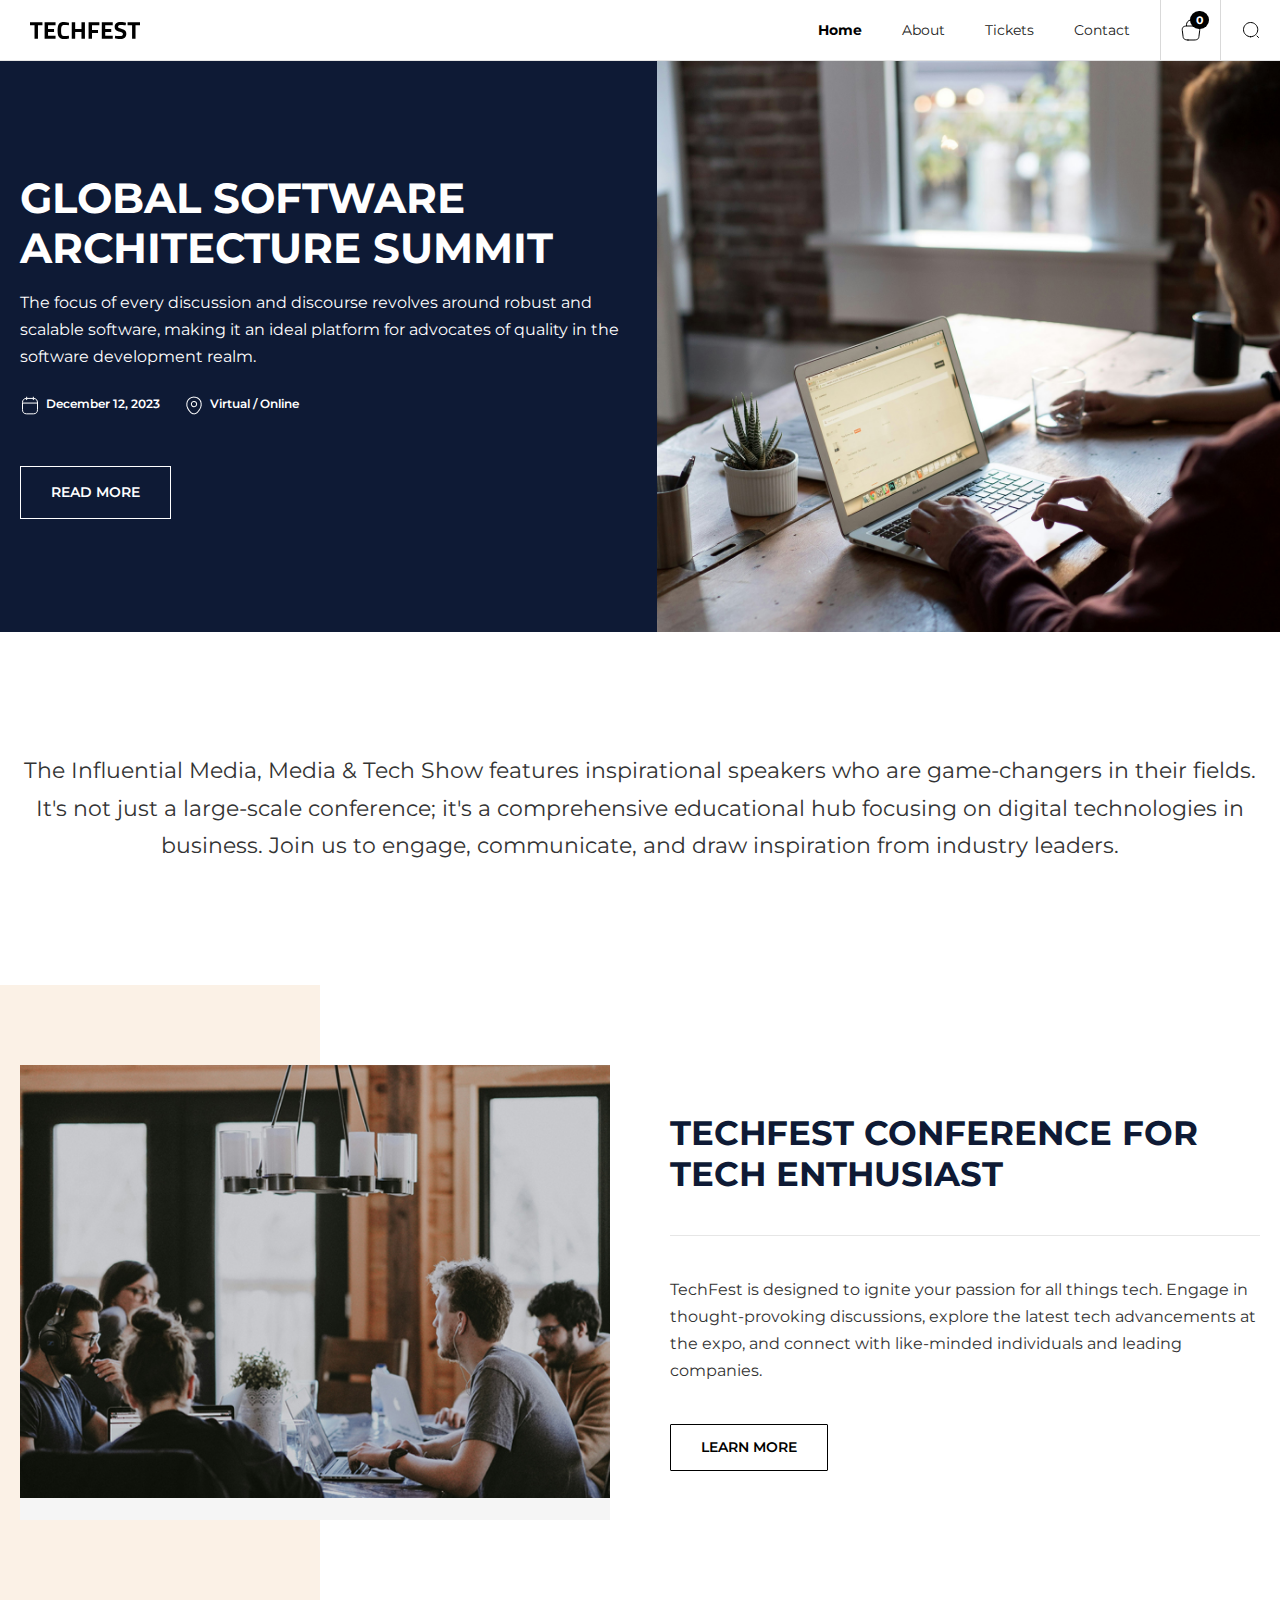
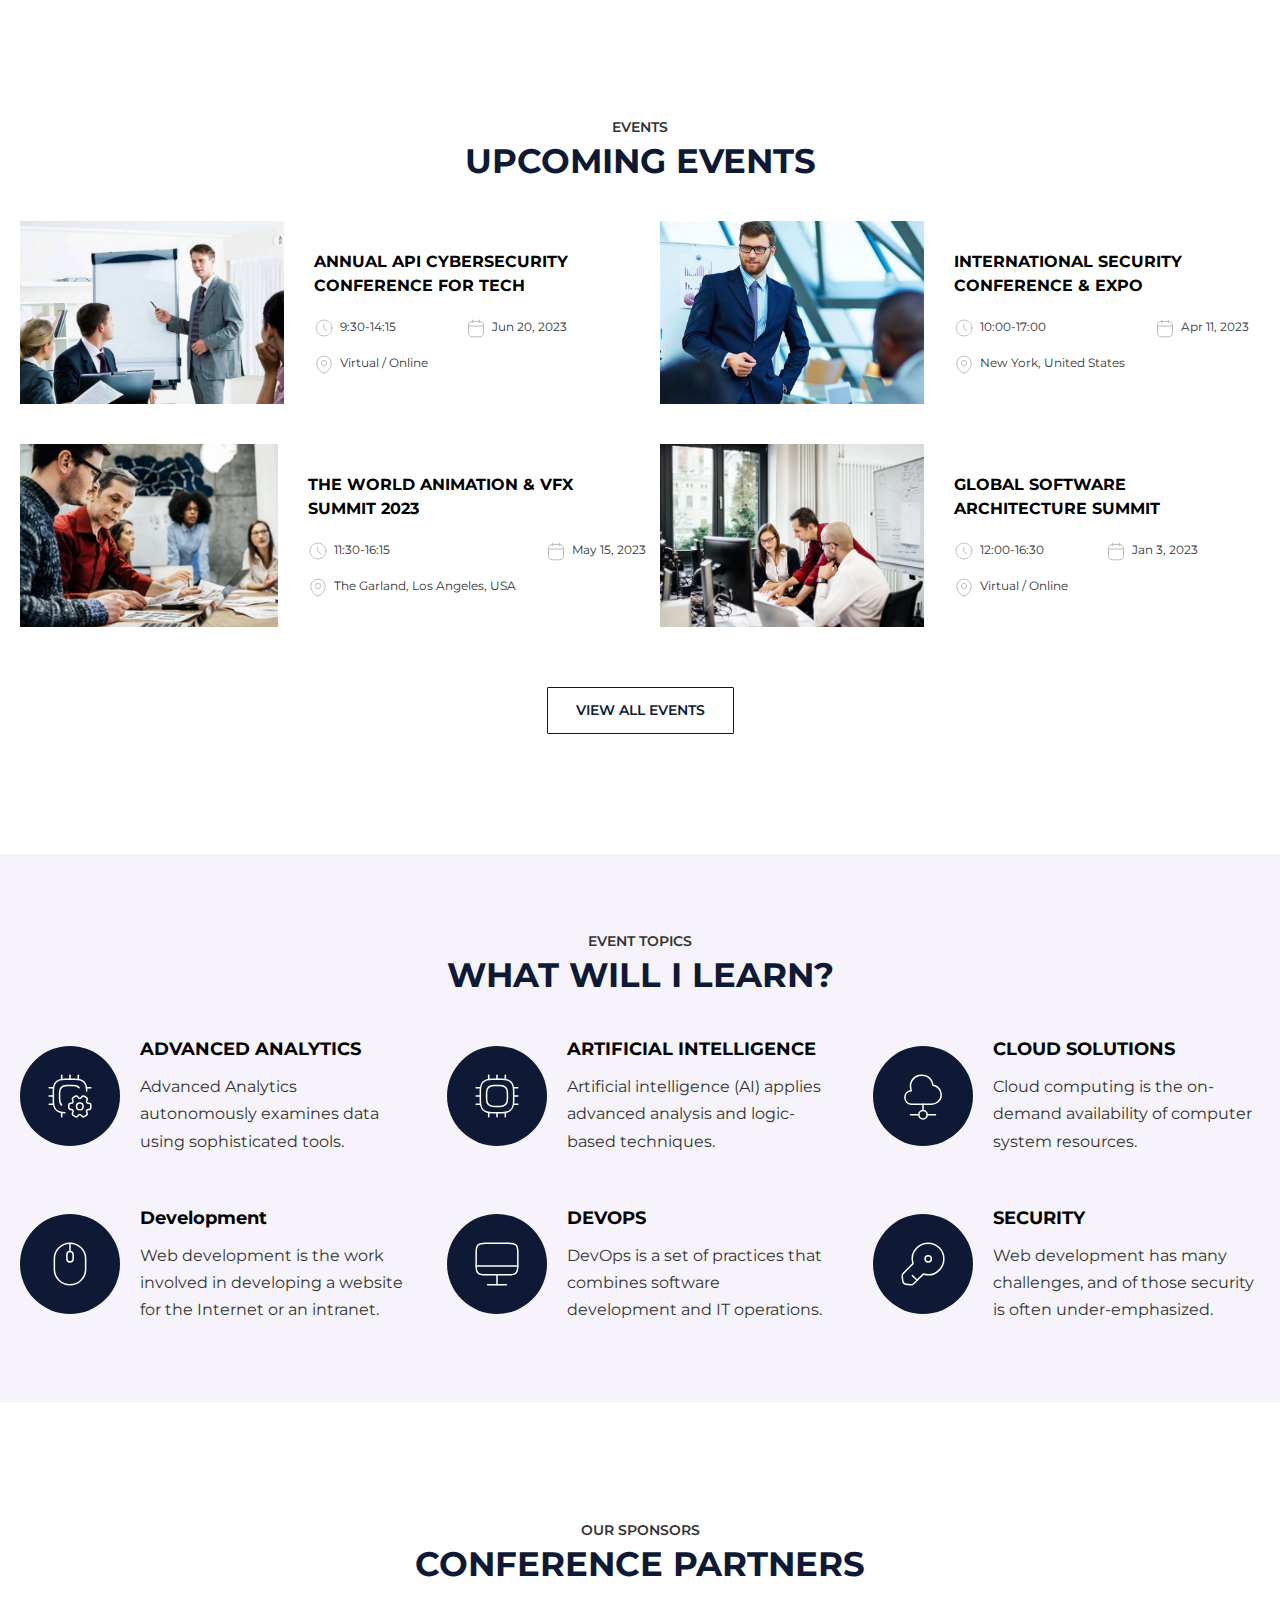
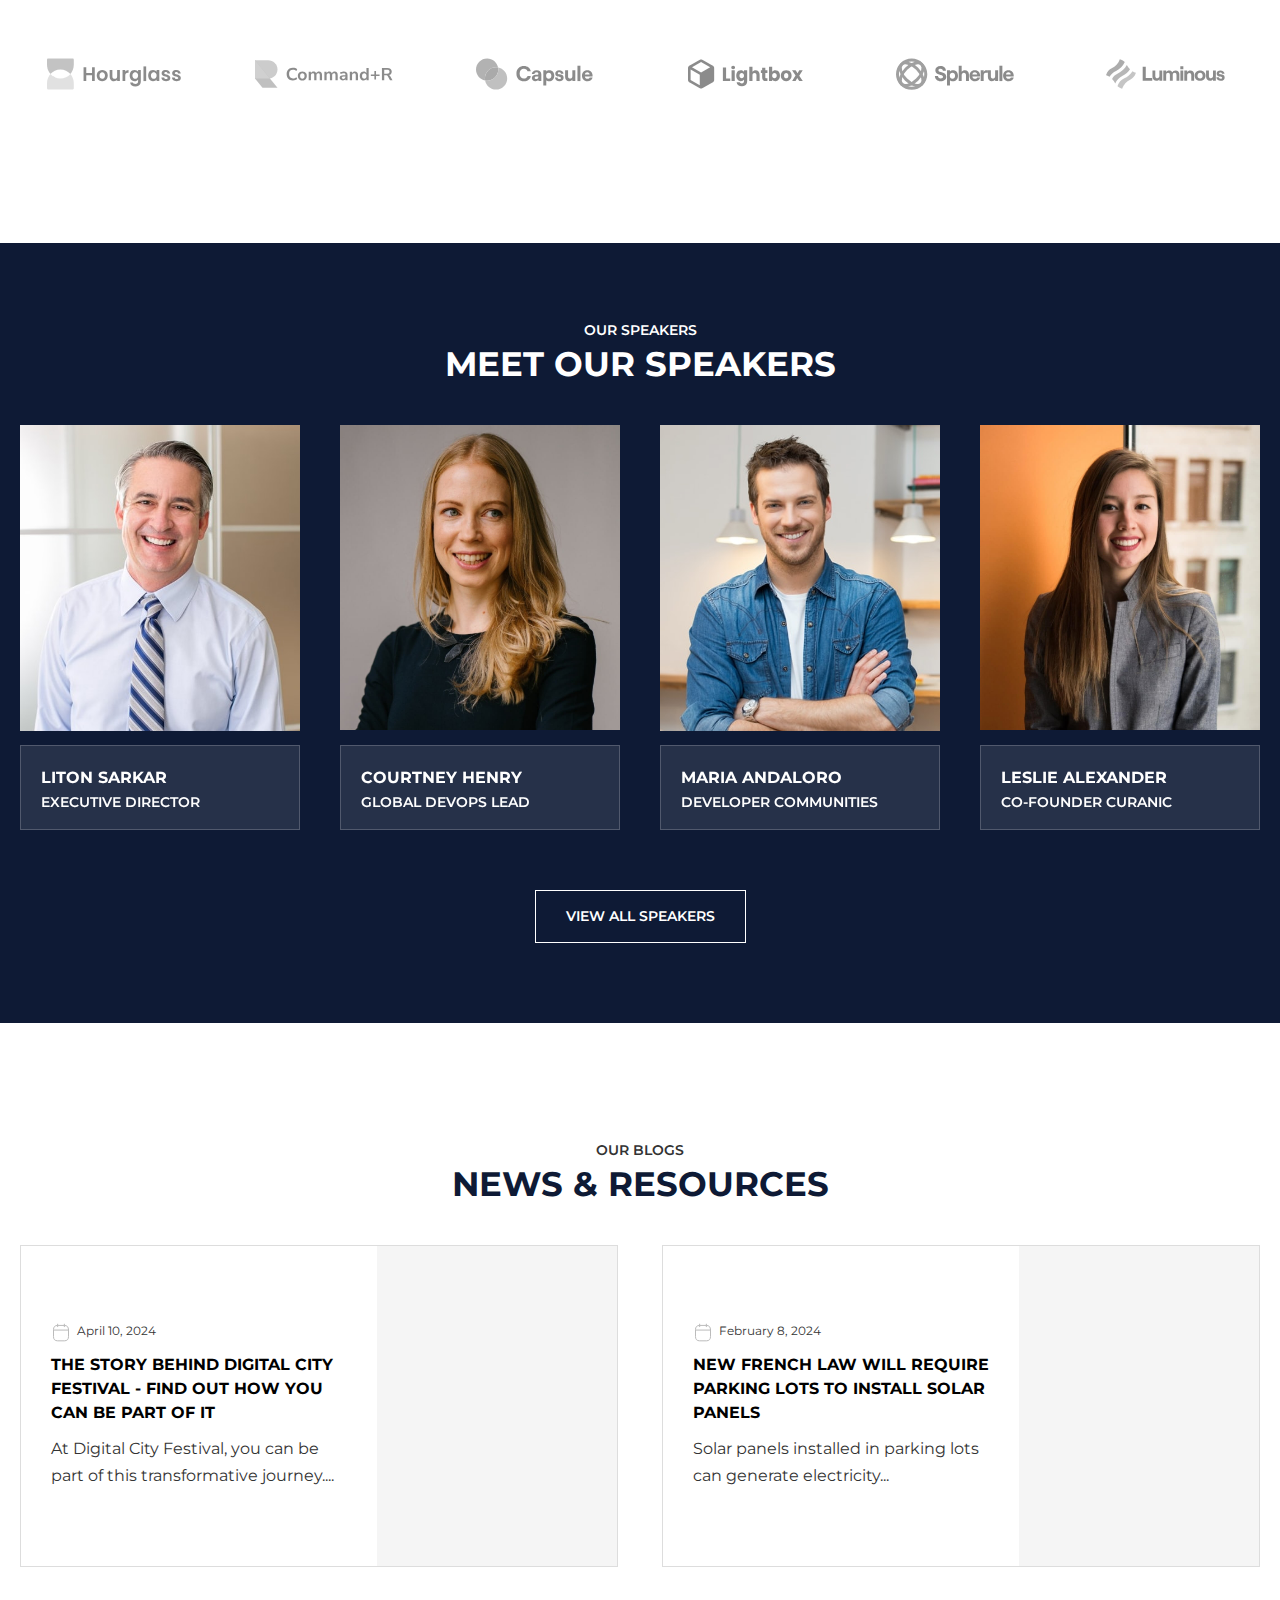
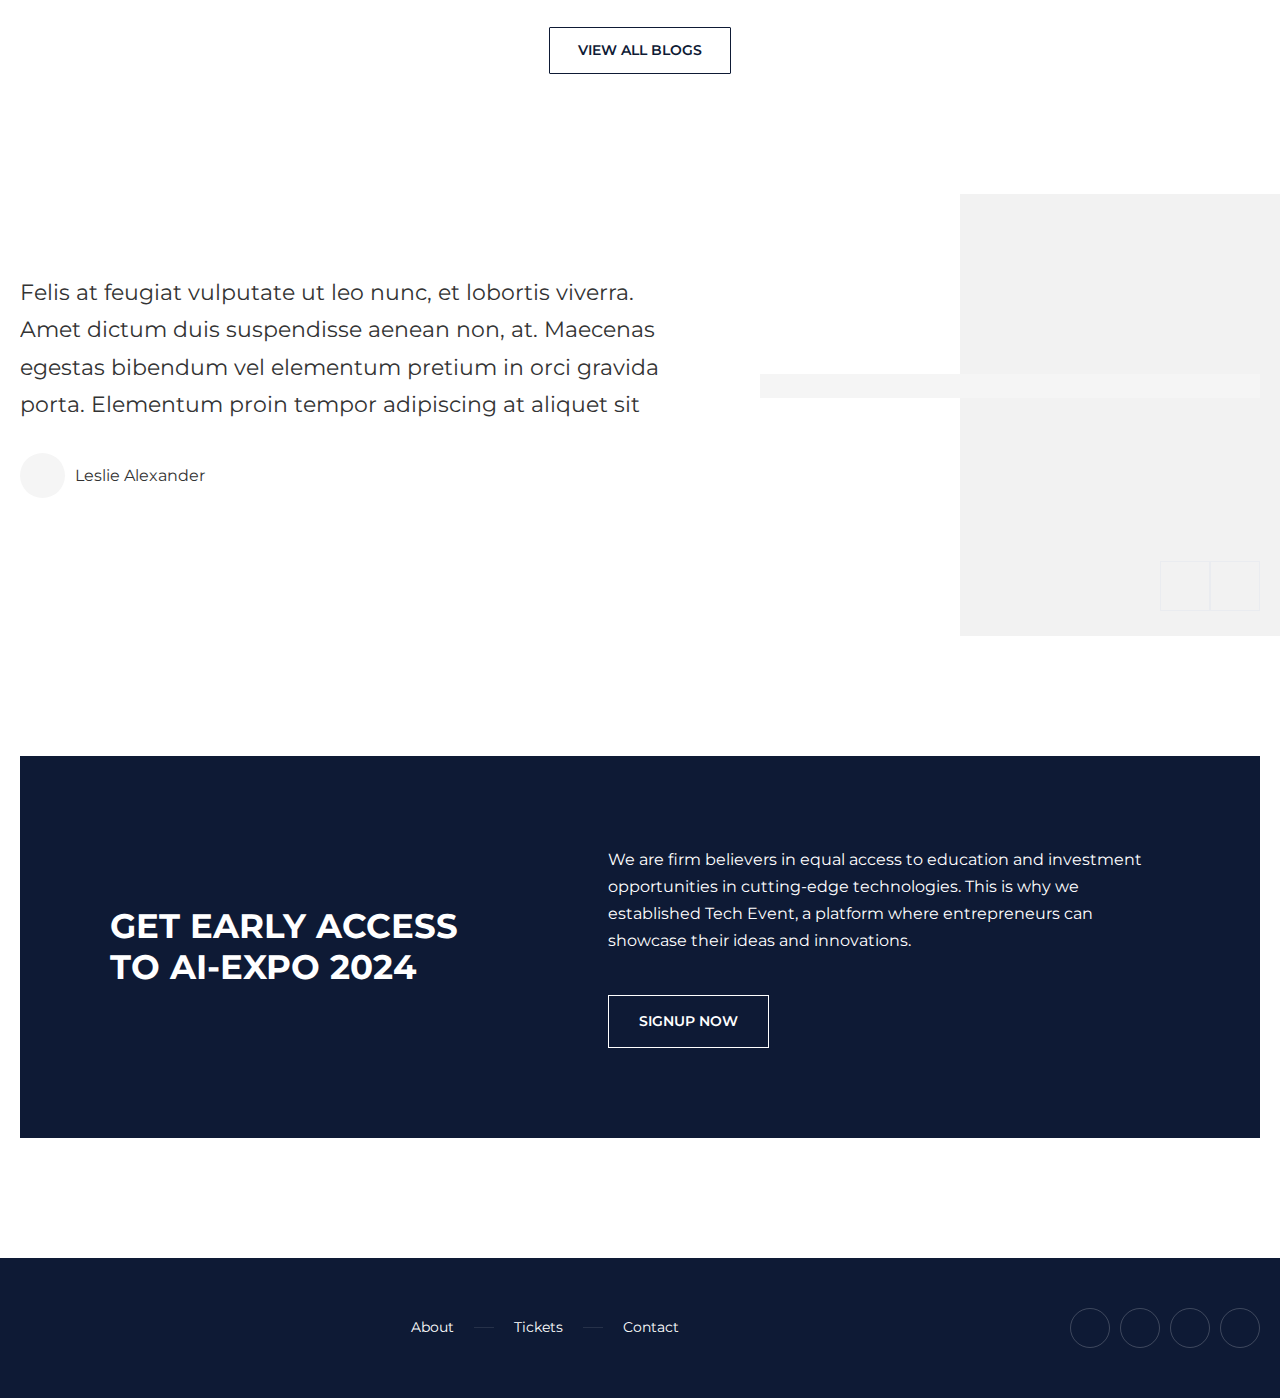
<file: index.html>
<!DOCTYPE html>
<html lang="en">
    <head>
        <meta charset="UTF-8" />
        <meta name="viewport" content="width=device-width, initial-scale=1.0" />
        <title>TechFest - Home</title>
        <meta http-equiv="Content-Type" content="text/html; charset=UTF-8" />
        <link href="./assets/css/main.css" rel="stylesheet" type="text/css" />
        <link href="https://fonts.googleapis.com/" rel="preconnect" />
        <link href="https://fonts.gstatic.com/" rel="preconnect" crossorigin="anonymous" />
        <link rel="preconnect" href="https://fonts.googleapis.com">
<link rel="preconnect" href="https://fonts.gstatic.com" crossorigin>
<link href="https://fonts.googleapis.com/css2?family=Montserrat:ital,wght@0,100..900;1,100..900&display=swap" rel="stylesheet">
        <!-- <script src="./assets/js/fonts.js" type="text/javascript"></script> -->
        <link rel="stylesheet" href="./assets/css/style.css" media="all" />
        <link href="./assets/images/favicon.jpg" rel="shortcut icon" type="image/x-icon" />
    </head>
    <body>
        <!-- header -->
        <div data-animation="default" data-collapse="medium" data-duration="400" data-easing="ease" data-easing2="ease" role="banner" class="navbar w-nav">
            <div class="search-outer" style="display: none; opacity: 0;">
                <form action="#" class="search w-form">
                    <input class="search-input w-input" maxlength="256" name="query" placeholder="I am looking for..." type="search" id="search" required="" /><input type="submit" class="search-button w-button" value="Search" />
                </form>
                <div class="close-icon"><img src="./assets/images/icon-close.svg" loading="lazy" alt="" class="close-icon-image" /></div>
            </div>
            <div class="nav-inner">
                <div class="wrap">
                    <div class="menu-button w-nav-button" aria-label="menu" role="button" tabindex="0" aria-controls="w-nav-overlay-0" aria-haspopup="menu" aria-expanded="false">
                        <div class="top-line"></div>
                        <div class="middle-line" style="opacity: 1;"></div>
                        <div class="bottom-line"></div>
                    </div>
                    <a href="#" aria-current="page" class="brand w-nav-brand w--current" aria-label="home">
                        <img src="./assets/images/techfest-logo.svg" loading="eager" alt="TechFest" width="Auto" class="main-hero-img" />
                    </a>
                </div>
                <div class="nav-right">
                    <nav role="navigation" class="nav-menu w-nav-menu">
                        <a href="#" aria-current="page" class="nav-link w-nav-link w--current">Home</a>
                        <a href="./about.html" class="nav-link w-nav-link">About</a> 
                        <a href="./tickets.html" class="nav-link w-nav-link">Tickets</a>
                        <a href="#" class="nav-link w-nav-link">Contact</a>
                    </nav>
                    <div class="w-commerce-commercecartwrapper">
                        <a href="#" role="button" class="w-commerce-commercecartopenlink cart-button w-inline-block">
                            <div class="w-commerce-commercecartopenlinkcount cart-quantity">
                                0
                            </div>
                            <img src="./assets/images/cart-icon.svg" loading="lazy" alt="Cart Icon" />
                        </a>
                    </div>
                    <div class="search-block">
                        <img src="./assets/images/icon-search.svg" loading="lazy" alt="" class="search-icon" />
                    </div>
                </div>
            </div>
        </div>
        <!-- Global Software Architecture -->
        <div class="page-wrapper">
            <div class="w-dyn-list">
                <div role="list" class="main-hero-secton w-dyn-items">
                    <div role="listitem" class="w-dyn-item">
                        <div class="container w-container">
                            <div class="main-hero">
                                <div class="main-hero-inner">
                                    <h1 class="hero-main-heading">Global Software Architecture Summit</h1>
                                    <p class="hero-body">The focus of every discussion and discourse revolves around robust and scalable software, making it an ideal platform for advocates of quality in the software development realm.</p>
                                    <div class="date-and-location">
                                        <div class="date-block">
                                            <img src="./assets/images/date-white-icon.svg" loading="lazy" alt="Date Icon" />
                                            <p class="body-small date">December 12, 2023</p>
                                        </div>
                                        <div class="date-block">
                                            <img src="./assets/images/location-icon.png" loading="lazy" alt="Location Pin Icon" />
                                            <p class="body-small date">Virtual / Online</p>
                                        </div>
                                    </div>
                                    <a href="#" class="cta-button w-button">Read More</a>
                                </div>
                            </div>
                        </div>
                        <img loading="eager" alt="" width="623" src="./assets/images/hero-imag2.jpg" class="main-hero-image" />
                    </div>
                </div>
            </div>
            <div class="content-section">
                <div class="container w-container">
                    <p class="content-body text-align-center w-100">
                        The Influential Media, Media & Tech Show features inspirational speakers who are game-changers in their fields. It's not just a large-scale conference; it's a comprehensive educational hub focusing on digital technologies in business. Join us to engage, communicate, and draw inspiration from industry leaders.
                    </p>
                </div>
            </div>
            <div class="main-content-section">
                <div class="background"></div>
                <div class="container w-container">
                    <div class="content-inner">
                        <div class="image-content-block">
                            <img src="./assets/images/hero-imag1.jpg" loading="lazy" width="618" sizes="(max-width: 479px) 100vw, (max-width: 767px) 92vw, (max-width: 991px) 47vw, 45vw" alt="hero-image" />
                        </div>
                        <div class="content-block">
                            <h2 class="section-title">techfest Conference for Tech Enthusiast</h2>
                            <div class="middle-grey-line"></div>
                            <p class="section-body-title">
                                TechFest is designed to ignite your passion for all things tech. Engage in thought-provoking discussions, explore the latest tech advancements at the expo, and connect with like-minded individuals and leading companies. 
                            </p>
                            <a href="./about.html" class="discover-btn w-button">Learn more</a>
                        </div>
                    </div>
                </div>
            </div>
            <!-- event-section Start -->
            <div class="event-section">
                <div class="container w-container">
                    <div class="section-title-block">
                        <h6 class="body-subtitle">EVENTS</h6>
                        <h2 class="section-title">upcoming events</h2>
                    </div>
                    <div class="w-dyn-list">
                        <div role="list" class="event-inner w-dyn-items">
                            <div role="listitem" class="w-dyn-item">
                                <a href="#" class="event-link-block w-inline-block">
                                    <div class="event-image-block">
                                        <img loading="lazy" width="275" src="./assets/images/event-thumb-1.jpg" alt="event-thumb-08" class="event-thumb-image" />
                                    </div>
                                    <div class="event-content">
                                        <h5 class="event-title">Annual API Cybersecurity Conference for Tech</h5>
                                        <div class="event-info-block">
                                            <div class="event-info">
                                                <img src="./assets/images/clock-icon.svg" loading="lazy" alt="Clock Icon" class="clock-image" />
                                                <p class="body-small last-paragraph">9:30</p>
                                                <p class="body-small last-paragraph">-</p>
                                                <p class="body-small last-paragraph">14:15</p>
                                            </div>
                                            <div class="date-event-info">
                                                <img src="./assets/images/date Icon.svg" loading="lazy" alt="Date Icon" />
                                                <p class="body-small last-paragraph">Jun 20, 2023</p>
                                            </div>
                                            <div class="date-event-info">
                                                <img src="./assets/images/icon-location.svg" loading="lazy" alt="Location Pin Icon" />
                                                <p class="body-small last-paragraph">Virtual / Online</p>
                                            </div>
                                        </div>
                                    </div>
                                </a>
                            </div>
                            <div role="listitem" class="w-dyn-item">
                                <a href="#" class="event-link-block w-inline-block">
                                    <div class="event-image-block">
                                        <img loading="lazy" width="275" src="./assets/images/blog-thumb-1.jpg" alt="event-thumb-05" class="event-thumb-image" />
                                    </div>
                                    <div class="event-content">
                                        <h5 class="event-title">International Security Conference &amp; Expo</h5>
                                        <div class="event-info-block">
                                            <div class="event-info">
                                                <img src="./assets/images/clock-icon.svg" loading="lazy" alt="Clock Icon" class="clock-image" />
                                                <p class="body-small last-paragraph">10:00</p>
                                                <p class="body-small last-paragraph">-</p>
                                                <p class="body-small last-paragraph">17:00</p>
                                            </div>
                                            <div class="date-event-info">
                                                <img src="./assets/images/date Icon.svg" loading="lazy" alt="Date Icon" />
                                                <p class="body-small last-paragraph">Apr 11, 2023</p>
                                            </div>
                                            <div class="date-event-info">
                                                <img src="./assets/images/icon-location.svg" loading="lazy" alt="Location Pin Icon" />
                                                <p class="body-small last-paragraph">New York, United States</p>
                                            </div>
                                        </div>
                                    </div>
                                </a>
                            </div>
                            <div role="listitem" class="w-dyn-item">
                                <a href="#" class="event-link-block w-inline-block">
                                    <div class="event-image-block">
                                        <img loading="lazy" width="275" src="./assets/images/blog-thumb-3.webp" alt="event-thumb-06" class="event-thumb-image" />
                                    </div>
                                    <div class="event-content">
                                        <h5 class="event-title">The World Animation &amp; VFX Summit 2023</h5>
                                        <div class="event-info-block">
                                            <div class="event-info">
                                                <img src="./assets/images/clock-icon.svg" loading="lazy" alt="Clock Icon" class="clock-image" />
                                                <p class="body-small last-paragraph">11:30</p>
                                                <p class="body-small last-paragraph">-</p>
                                                <p class="body-small last-paragraph">16:15</p>
                                            </div>
                                            <div class="date-event-info">
                                                <img src="./assets/images/date Icon.svg" loading="lazy" alt="Date Icon" />
                                                <p class="body-small last-paragraph">May 15, 2023</p>
                                            </div>
                                            <div class="date-event-info">
                                                <img src="./assets/images/icon-location.svg" loading="lazy" alt="Location Pin Icon" />
                                                <p class="body-small last-paragraph">The Garland, Los Angeles, USA</p>
                                            </div>
                                        </div>
                                    </div>
                                </a>
                            </div>
                            <div role="listitem" class="w-dyn-item">
                                <a href="#" class="event-link-block w-inline-block">
                                    <div class="event-image-block">
                                        <img loading="lazy" width="275" src="./assets/images/blog-thumb-4.webp" alt="event-thumb-02" class="event-thumb-image" />
                                    </div>
                                    <div class="event-content">
                                        <h5 class="event-title">Global Software Architecture Summit</h5>
                                        <div class="event-info-block">
                                            <div class="event-info">
                                                <img src="./assets/images/clock-icon.svg" loading="lazy" alt="Clock Icon" class="clock-image" />
                                                <p class="body-small last-paragraph">12:00</p>
                                                <p class="body-small last-paragraph">-</p>
                                                <p class="body-small last-paragraph">16:30</p>
                                            </div>
                                            <div class="date-event-info">
                                                <img src="./assets/images/date Icon.svg" loading="lazy" alt="Date Icon" />
                                                <p class="body-small last-paragraph">Jan 3, 2023</p>
                                            </div>
                                            <div class="date-event-info">
                                                <img src="./assets/images/icon-location.svg" loading="lazy" alt="Location Pin Icon" />
                                                <p class="body-small last-paragraph">Virtual / Online</p>
                                            </div>
                                        </div>
                                    </div>
                                </a>
                            </div>
                        </div>
                    </div>
                    <div class="btn-block"><a href="#" class="primary-button w-button">View All Events</a></div>
                </div>
            </div>
            <!-- event-section End -->

            <!-- Event topics Start -->
            <div class="topic-section">
                <div class="container w-container">
                    <div class="section-title-block">
                        <h6 class="body-subtitle">Event topics</h6>
                        <h2 class="section-title">What will I learn?</h2>
                    </div>
                    <div class="topic-wrapper">
                        <div class="topic-block">
                            <div class="topic-image-block"><img src="./assets/images/topic-one.svg" loading="lazy" alt="Topic One" /></div>
                            <div class="topic-content-block">
                                <h6 class="topic-title">Advanced Analytics</h6>
                                <p class="last-paragraph">Advanced Analytics autonomously examines data using sophisticated tools.</p>
                            </div>
                        </div>
                        <div class="topic-block">
                            <div class="topic-image-block"><img src="./assets/images/topic-two.svg" loading="lazy" alt="Topic two" /></div>
                            <div class="topic-content-block">
                                <h6 class="topic-title">Artificial Intelligence</h6>
                                <p class="last-paragraph">Artificial intelligence (AI) applies advanced analysis and logic-based techniques.</p>
                            </div>
                        </div>
                        <div class="topic-block">
                            <div class="topic-image-block"><img src="./assets/images/topic-three.svg" loading="lazy" alt="Topic three" /></div>
                            <div class="topic-content-block">
                                <h6 class="topic-title">Cloud Solutions</h6>
                                <p class="last-paragraph">Cloud computing is the on-demand availability of computer system resources.</p>
                            </div>
                        </div>
                        <div class="topic-block">
                            <div class="topic-image-block"><img src="./assets/images/topic-four.svg" loading="lazy" alt="Topic Four" /></div>
                            <div class="topic-content-block">
                                <h6>Development</h6>
                                <p class="last-paragraph">Web development is the work involved in developing a website for the Internet or an intranet.</p>
                            </div>
                        </div>
                        <div class="topic-block">
                            <div class="topic-image-block"><img src="./assets/images/topic-five.svg" loading="lazy" alt="Topic Five" /></div>
                            <div class="topic-content-block">
                                <h6 class="topic-title">DevOps</h6>
                                <p class="last-paragraph">DevOps is a set of practices that combines software development and IT operations.</p>
                            </div>
                        </div>
                        <div class="topic-block">
                            <div class="topic-image-block">
                                <img src="./assets/images/topic-six.svg" loading="lazy" alt="Topic Six" />
                            </div>
                            <div class="topic-content-block">
                                <h6 class="topic-title">Security</h6>
                                <p class="last-paragraph">Web development has many challenges, and of those security is often under-emphasized.</p>
                            </div>
                        </div>
                    </div>
                </div>
            </div>
            <!-- Event topics End -->

            <!-- Sponsors Section Start -->
            <div class="sponsore-section">
                <div class="container w-container">
                    <div class="section-title-block">
                        <h6 class="body-subtitle">Our Sponsors</h6>
                        <h2 class="section-title">Conference Partners</h2>
                    </div>
                    <div class="sponsore-inner">
                        <div class="inner-logo"><img src="./assets/images/main-logo-one.svg" loading="lazy" alt="Main Logo" /></div>
                        <div class="inner-logo"><img src="./assets/images/main-logo-two.svg" loading="lazy" alt="Main Logo" /></div>
                        <div class="inner-logo"><img src="./assets/images/main-logo-three.svg" loading="lazy" alt="Main Logo" /></div>
                        <div class="inner-logo"><img src="./assets/images/main-logo-four.svg" loading="lazy" alt="Main Logo" /></div>
                        <div class="inner-logo"><img src="./assets/images/main-logo-five.svg" loading="lazy" alt="Main Logo" /></div>
                        <div class="inner-logo"><img src="./assets/images/main-logo-six.svg" loading="lazy" alt="Main Logo" /></div>
                    </div>
                </div>
            </div>
            <!-- Sponsors Section End -->

            <!-- Speakers Section Start -->
            <div class="speaker-main-secion">
                <div class="container w-container">
                    <div class="section-title-block">
                        <h6 class="body-subtitle color-white">our speakers</h6>
                        <h2 class="section-title">meet our speakers</h2>
                    </div>
                    <div class="w-dyn-list">
                        <div role="list" class="speaker-collection w-dyn-items">
                            <div role="listitem" class="speaker-collection-item w-dyn-item">
                                <a href="#" class="speaker-link w-inline-block">
                                    <div class="speaker-image-wrap">
                                        <img alt="" loading="lazy" src="./assets/images/speaker-2.jpg" class="speaker-main-image" />
                                    </div>
                                    <div style="border-color: rgba(255, 255, 255, 0.2);" class="speaker-content">
                                        <h5 class="speaker-title">Liton Sarkar</h5>
                                        <h6 class="body-subtitle speaker">Executive Director</h6>
                                    </div>
                                </a>
                            </div>
                            <div role="listitem" class="speaker-collection-item w-dyn-item">
                                <a href="#" class="speaker-link w-inline-block">
                                    <div class="speaker-image-wrap">
                                        <img alt="" loading="lazy" src="./assets/images/speaker-06.jpg" class="speaker-main-image" />
                                    </div>
                                    <div style="border-color: rgba(255, 255, 255, 0.2);" class="speaker-content">
                                        <h5 class="speaker-title">Courtney Henry</h5>
                                        <h6 class="body-subtitle speaker">Global DevOps Lead</h6>
                                    </div>
                                </a>
                            </div>
                            <div role="listitem" class="speaker-collection-item w-dyn-item">
                                <a href="#" class="speaker-link w-inline-block">
                                    <div class="speaker-image-wrap">
                                        <img alt="" loading="lazy" src="./assets/images/speaker-5.jpg" class="speaker-main-image" />
                                    </div>
                                    <div style="border-color: rgba(255, 255, 255, 0.2);" class="speaker-content">
                                        <h5 class="speaker-title">Maria Andaloro</h5>
                                        <h6 class="body-subtitle speaker">Developer Communities</h6>
                                    </div>
                                </a>
                            </div>
                            <div role="listitem" class="speaker-collection-item w-dyn-item">
                                <a href="#" class="speaker-link w-inline-block">
                                    <div class="speaker-image-wrap">
                                        <img alt="" loading="lazy" src="./assets/images/speaker-03.jpg" class="speaker-main-image" />
                                    </div>
                                    <div style="border-color: rgba(255, 255, 255, 0.2);" class="speaker-content">
                                        <h5 class="speaker-title">Leslie Alexander</h5>
                                        <h6 class="body-subtitle speaker">Co-Founder Curanic</h6>
                                    </div>
                                </a>
                            </div>
                        </div>
                    </div>
                    <div class="btn-block"><a href="#" class="cta-button w-button">View All Speakers</a></div>
                </div>
            </div>
            <!-- Speakers Section End -->

            <!-- Blog Section Start -->
            <div class="blog-hero-section">
                <div class="container w-container">
                    <div class="section-title-block">
                        <h6 class="body-subtitle">Our Blogs</h6>
                        <h2 class="section-title">news &amp; resources</h2>
                    </div>
                    <div class="w-dyn-list">
                        <div role="list" class="blog-collection w-dyn-items">
                            <div role="listitem" class="blog-collection-item w-dyn-item">
                                <a href="#" class="blog-featured w-inline-block">
                                    <div class="blog-left">
                                        <div class="date-block">
                                            <img src="./assets/images/date Icon.svg" loading="lazy" alt="Date Icon" />
                                            <p class="body-small last-paragraph">April 10, 2024</p>
                                        </div>
                                        <h5 class="blog-home-title">The story behind Digital City Festival - find out how you can be part of it</h5>
                                        <p class="last-paragraph">At Digital City Festival, you can be part of this transformative journey....</p>
                                    </div>
                                    <div class="featured-block">
                                        <img src="./assets/images/blog-thumb-5.webp" loading="lazy" alt="blog-thumb-05" class="blog-thumb-image size" />
                                    </div>
                                </a>
                            </div>
                            <div role="listitem" class="blog-collection-item w-dyn-item">
                                <a href="#" class="blog-featured w-inline-block">
                                    <div class="blog-left">
                                        <div class="date-block">
                                            <img src="./assets/images/date Icon.svg" loading="lazy" alt="Date Icon" />
                                            <p class="body-small last-paragraph">February 8, 2024</p>
                                        </div>
                                        <h5 class="blog-home-title">New French law will require parking lots to install solar panels</h5>
                                        <p class="last-paragraph">Solar panels installed in parking lots can generate electricity...</p>
                                    </div>
                                    <div class="featured-block">
                                        <img src="./assets/images/blog-thumb-6.jpg" loading="lazy" alt="blog-thumb-06" class="blog-thumb-image size" />
                                    </div>
                                </a>
                            </div>
                        </div>
                    </div>
                    <div class="btn-block"><a href="#" class="primary-button w-button">View All Blogs</a></div>
                </div>
            </div>
            <!-- Blog Section End -->

            <!-- review-section Start -->
            <div class="review-section">
                <div class="right-bg"></div>
                <div class="container w-container">
                    <div
                        data-delay="3000"
                        data-animation="slide"
                        class="review-slider w-slider"
                        data-autoplay="true"
                        data-easing="ease"
                        data-hide-arrows="false"
                        data-disable-swipe="false"
                        data-autoplay-limit="0"
                        data-nav-spacing="3"
                        data-duration="500"
                        data-infinite="true"
                        role="region"
                        aria-label="carousel"
                    >
                        <div class="w-slider-mask" id="w-slider-mask-0">
                            <div class="review-slide w-slide" aria-label="1 of 3" role="group" style="transform: translateX(1296px); opacity: 1; transition: transform 500ms ease 0s;">
                                <div class="review-inner">
                                    <div class="review-block">
                                        <p class="review-body">
                                            Felis at feugiat vulputate ut leo nunc, et lobortis viverra. Amet dictum duis suspendisse aenean non, at. Maecenas egestas bibendum vel elementum pretium in orci gravida porta. Elementum proin
                                            tempor adipiscing at aliquet sit
                                        </p>
                                        <div class="review-info-block">
                                            <div class="review-person-image"><img src="./assets/images/avatar1.jpg" loading="lazy" alt="" class="review-image" /></div>
                                            <p class="last-paragraph">Leslie Alexander</p>
                                        </div>
                                    </div>
                                    <div class="review-image-block">
                                        <img src="./assets/images/slider-review1.jpg" loading="lazy" width="500" alt="review image" />
                                    </div>
                                </div>
                            </div>
                            <div class="review-slide w-slide" aria-label="2 of 3" role="group" aria-hidden="true" style="transform: translateX(1296px); opacity: 1; transition: transform 500ms ease 0s;">
                                <div class="review-inner" aria-hidden="true">
                                    <div class="review-block" aria-hidden="true">
                                        <p class="review-body" aria-hidden="true">
                                            Nam mauris nunc nisi habitant venenatis sed. Tempus luctus morbi adipiscing donec condimentum aliquet. Amet viverra neque aliquet volutpat maecenas lobortis ullamcorper amet lorem sagittis enim
                                            libero sagittis. Cursus vulputate est amet id sed.
                                        </p>
                                        <div class="review-info-block" aria-hidden="true">
                                            <div class="review-person-image" aria-hidden="true">
                                                <img src="./assets/images/avatar2.jpg" loading="lazy" alt="" class="review-image" aria-hidden="true" />
                                            </div>
                                            <p class="last-paragraph" aria-hidden="true">Eva Bond</p>
                                        </div>
                                    </div>
                                    <div class="review-image-block" aria-hidden="true">
                                        <img src="./assets/images/slider-review2.jpg" loading="lazy" width="500" aria-hidden="true" alt="slider-review" />
                                    </div>
                                </div>
                            </div>
                            <div class="review-slide w-slide" aria-label="3 of 3" role="group" aria-hidden="true" style="transform: translateX(-2592px); opacity: 1; transition: transform 500ms ease 0s;">
                                <div class="review-inner" aria-hidden="true">
                                    <div class="review-block" aria-hidden="true">
                                        <p class="review-body" aria-hidden="true">
                                            Diam at non arcu pellentesque sed quam tempor purus laoreet. In quis fringilla pellentesque at eget. Interdum volutpat pellentesque quisque nisi sed dolor cursus et posuere tempus egestas turpis
                                            at. Vulputate nullam nibh purus volutpat vitae ut.
                                        </p>
                                        <div class="review-info-block" aria-hidden="true">
                                            <div class="review-person-image" aria-hidden="true">
                                                <img src="./assets/images/avatar3.jpg" loading="lazy" alt="" class="review-image" aria-hidden="true" />
                                            </div>
                                            <p class="last-paragraph" aria-hidden="true">Courtney Henry</p>
                                        </div>
                                    </div>
                                    <div class="review-image-block" aria-hidden="true">
                                        <img src="./assets/images/slider-review3.jpg" loading="lazy" width="500" aria-hidden="true" alt="slider-review-three" />
                                    </div>
                                </div>
                            </div>
                            <div aria-live="off" aria-atomic="true" class="w-slider-aria-label">Slide 1 of 3.</div>
                        </div>
                        <div class="left-arrow-slider w-slider-arrow-left" role="button" tabindex="0" aria-controls="w-slider-mask-0" aria-label="previous slide" fdprocessedid="zpbgx">
                            <img src="./assets/images/Left Arrow.svg" loading="lazy" alt="left arrow" />
                        </div>
                        <div class="right-arrow-slider w-slider-arrow-right" role="button" tabindex="0" aria-controls="w-slider-mask-0" aria-label="next slide" fdprocessedid="5bxqn">
                            <img src="./assets/images/right-arrow.svg" loading="lazy" alt="right arrow" />
                        </div>
                        <div class="d-none w-slider-nav w-round">
                            <div class="w-slider-dot w-active" aria-label="Show slide 1 of 3" aria-pressed="true" role="button" tabindex="0" style="margin-left: 3px; margin-right: 3px;"></div>
                            <div class="w-slider-dot" aria-label="Show slide 2 of 3" aria-pressed="false" role="button" tabindex="-1" style="margin-left: 3px; margin-right: 3px;"></div>
                            <div class="w-slider-dot" aria-label="Show slide 3 of 3" aria-pressed="false" role="button" tabindex="-1" style="margin-left: 3px; margin-right: 3px;"></div>
                        </div>
                    </div>
                </div>
            </div>
            <!-- review-section End -->

            <!-- Registration Section Start -->
            <div class="cta-section">
                <div class="container w-container">
                    <div class="cta-block">
                        <h2 class="cta-title">Get Early Access to AI-Expo 2024</h2>
                        <div class="cta-right">
                            <p class="cta-info">
                                We are firm believers in equal access to education and investment opportunities in cutting-edge technologies. This is why we established Tech Event, a platform where entrepreneurs can showcase their ideas and innovations.
                            </p>
                            <a href="#" class="cta-button w-button">Signup now</a>
                        </div>
                    </div>
                </div>
            </div>
            <!-- Registration Section End -->
        </div>
        <!-- Main Footer Start -->
        <div class="footer">
            <div class="top-footer">
                <div class="container w-container">
                    <div class="footer-inner">
                        <a href="#" aria-current="page" class="footer-logo-link w-inline-block w--current">
                            <img src="./assets/images/techfest-white.svg" loading="lazy" alt="techfest" />
                        </a>
                        <div class="footer-link-block">
                            <a href="./about.html" class="footer-link">About</a> 
                            <div class="line-middle"></div>
                            <a href="./tickets.html" class="footer-link">Tickets</a>
                            <div class="line-middle"></div>
                            <a href="#" class="footer-link">Contact</a>
                        </div>
                        <div class="social-icon-wrap">
                            <a href="https://twitter.com/" target="_blank" class="social-icon w-inline-block">
                                <img src="./assets/images/twitter-icon.svg" loading="lazy" width="16" alt="Twitter" />
                            </a>
                            <a href="https://www.facebook.com/" target="_blank" class="social-icon w-inline-block">
                                <img src="./assets/images/facebook-icon.svg" loading="lazy" alt="Facebook" />
                            </a>
                            <a href="https://www.youtube.com/" target="_blank" class="social-icon w-inline-block">
                                <img src="./assets/images/icon-youtube.svg" loading="lazy" alt="Youtube" />
                            </a>
                            <a href="https://www.instagram.com/" target="_blank" class="social-icon w-inline-block">
                                <img src="./assets/images/Insta-icon.svg" loading="lazy" alt="Instagram" />
                            </a>
                        </div>
                    </div>
                </div>
            </div>
            <!-- mini footer start -->
            <div class="bottom-footer">
                <div class="container w-container">
                    <div class="fb-wrap">
                        <div class="fb-link-block">
                            <a href="#" class="footer-bottom-link">Privacy Policy</a>
                            <div class="line-middle color-grey"></div>
                            <a href="#" class="footer-bottom-link">Style Guide</a>
                            <div class="line-middle color-grey"></div>
                            <a href="#" class="footer-bottom-link">Licensing</a>
                            <div class="line-middle color-grey"></div>
                            <a href="#" class="footer-bottom-link">Changelog</a>
                        </div>
                        <div class="fb-text">Designed by <a href="#" target="_blank" class="fb-link">Nixar</a>. Powered by <a href="#" target="_blank" class="fb-link">Webflow</a>.</div>
                    </div>
                </div>
            </div>
        </div>

        <script src="./assets/js/jquery.js" type="text/javascript"></script>
        <script src="./assets/js/fonts.js" type="text/javascript"></script>
        <script src="./assets/js/custom.js" type="text/javascript"></script>
    </body>
</html>
</file>
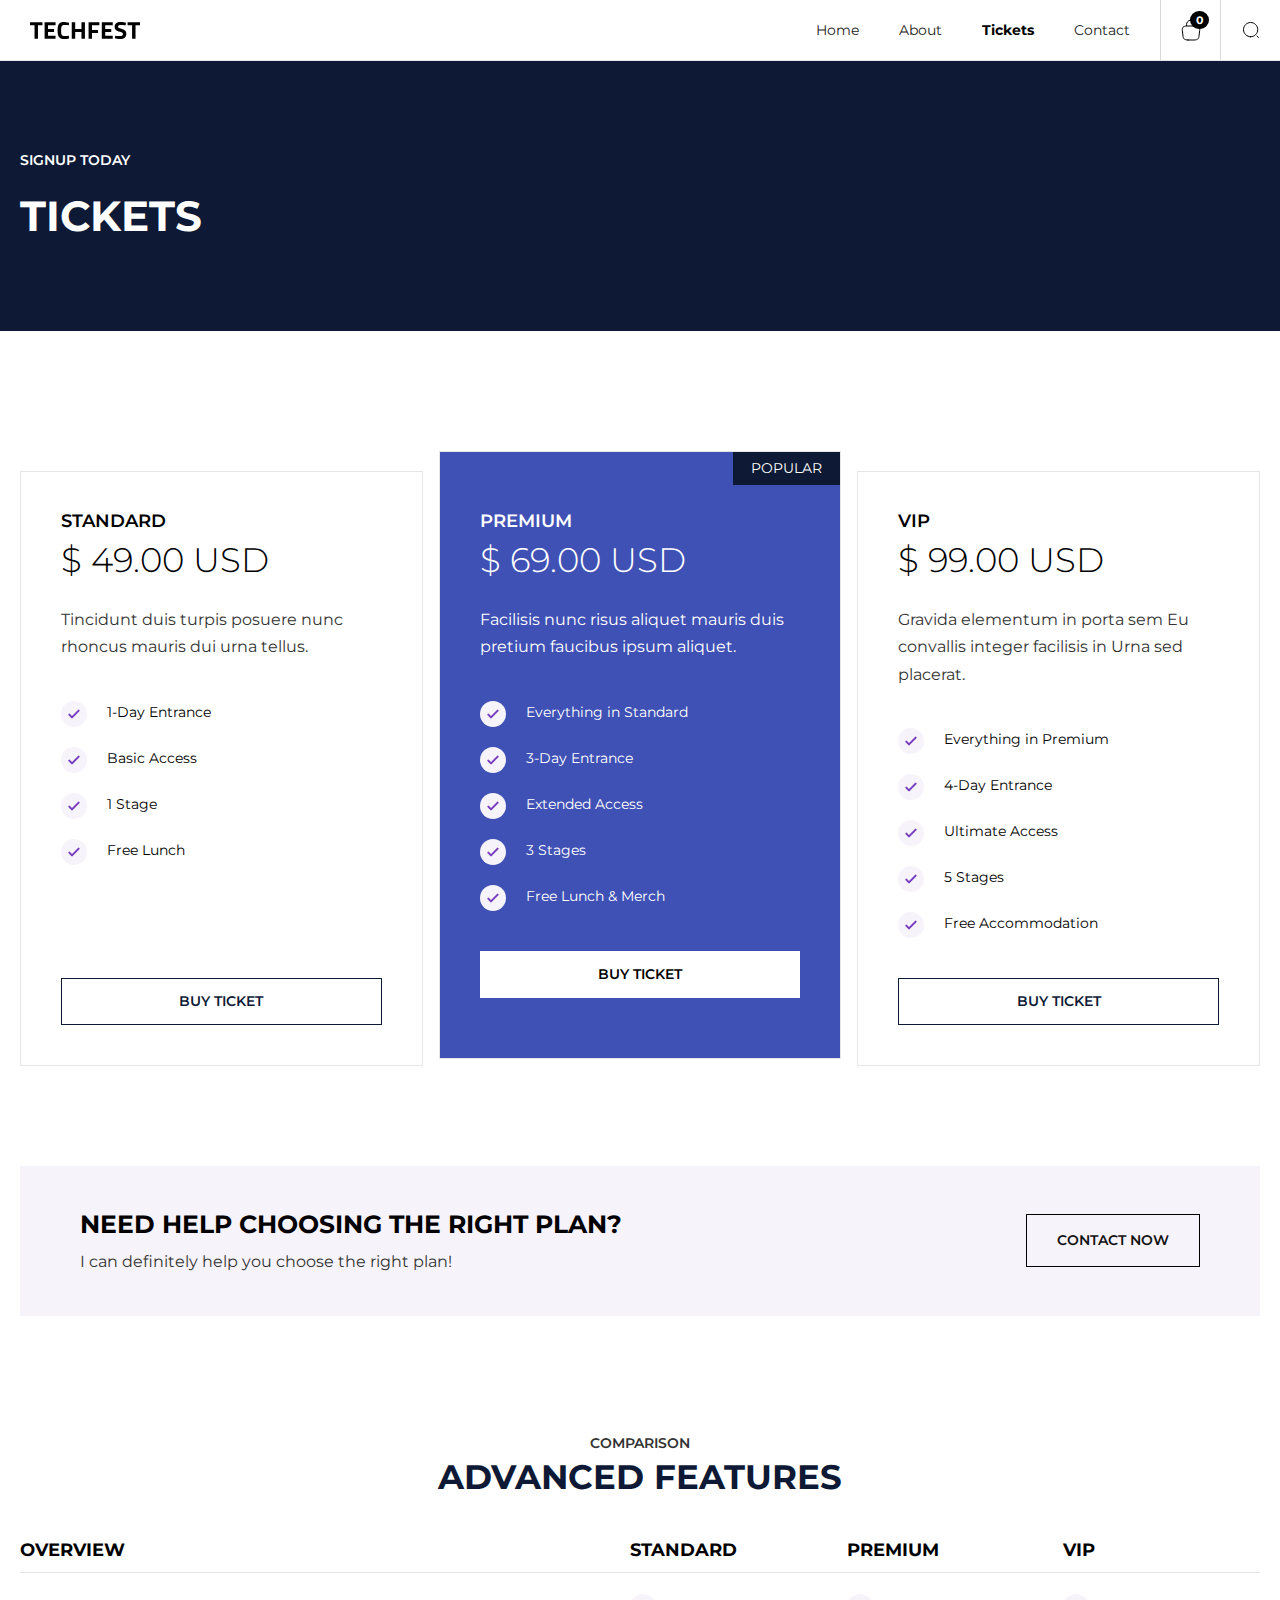
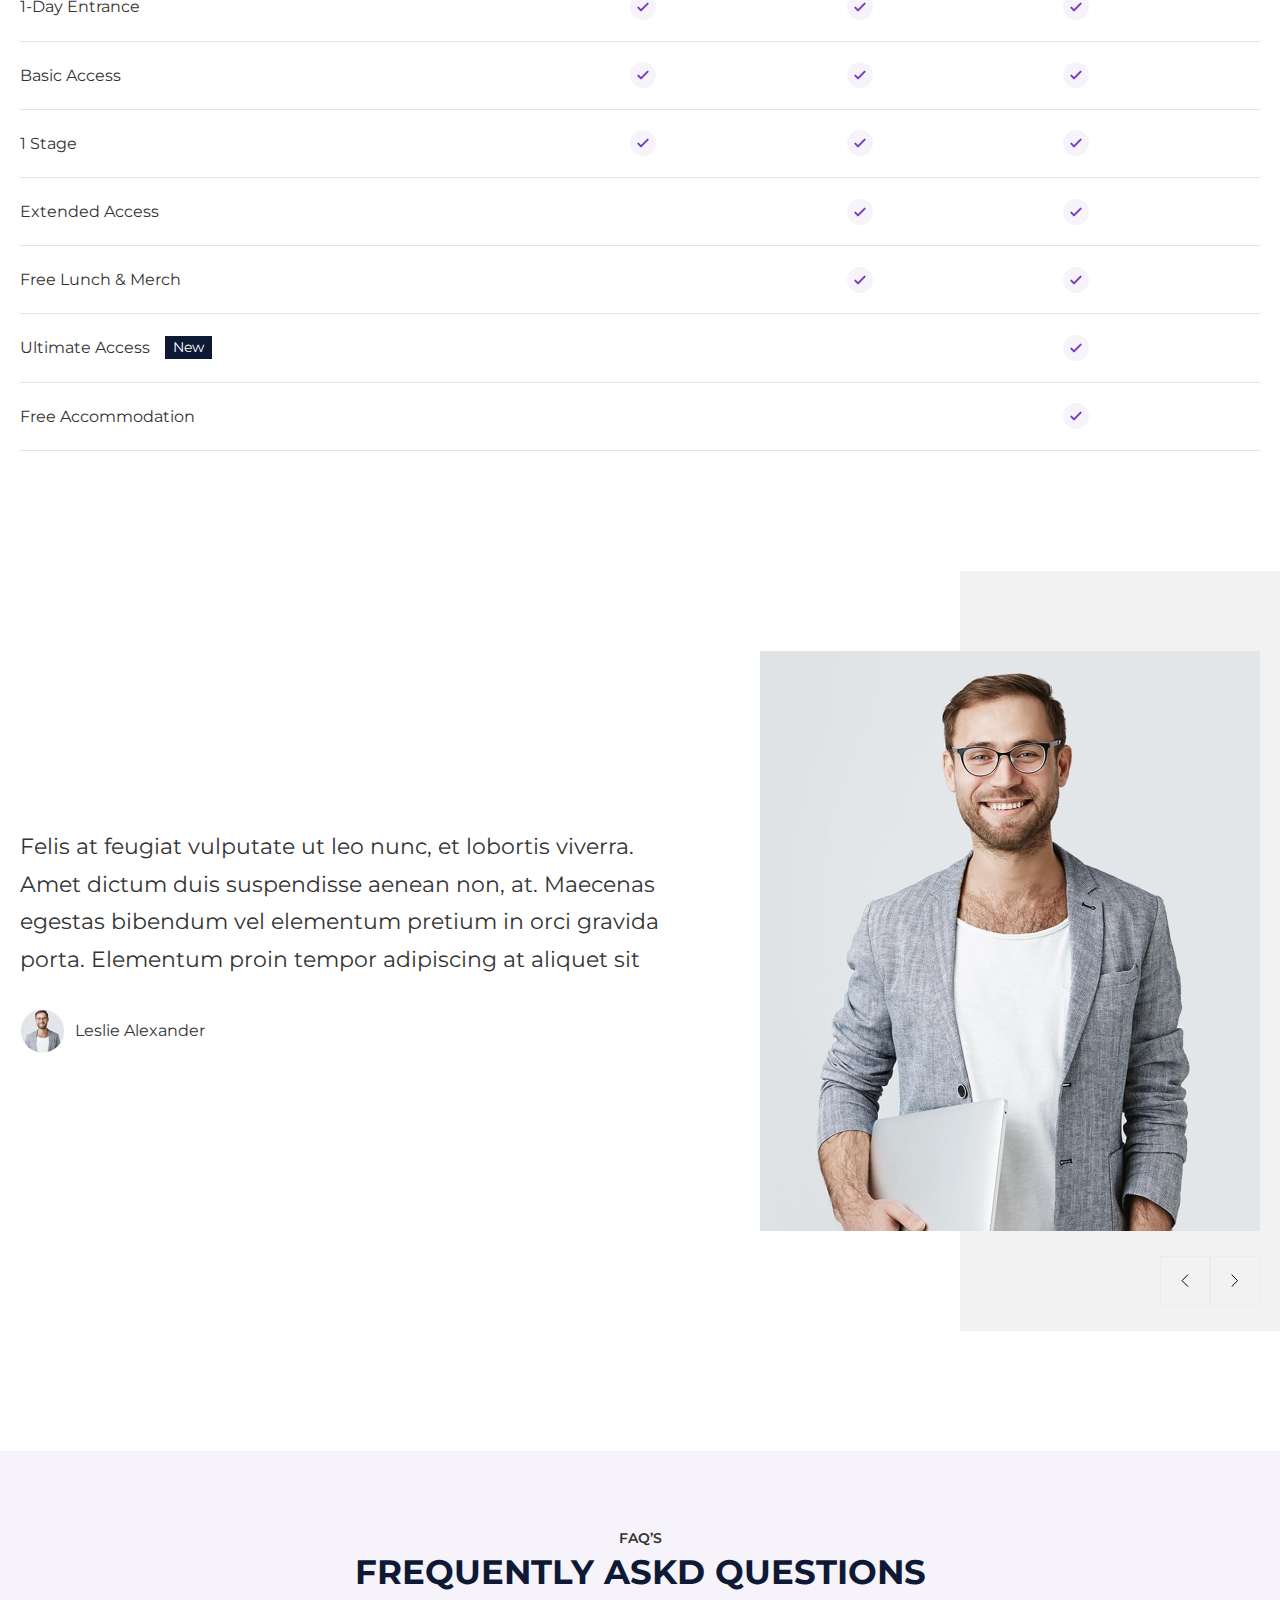
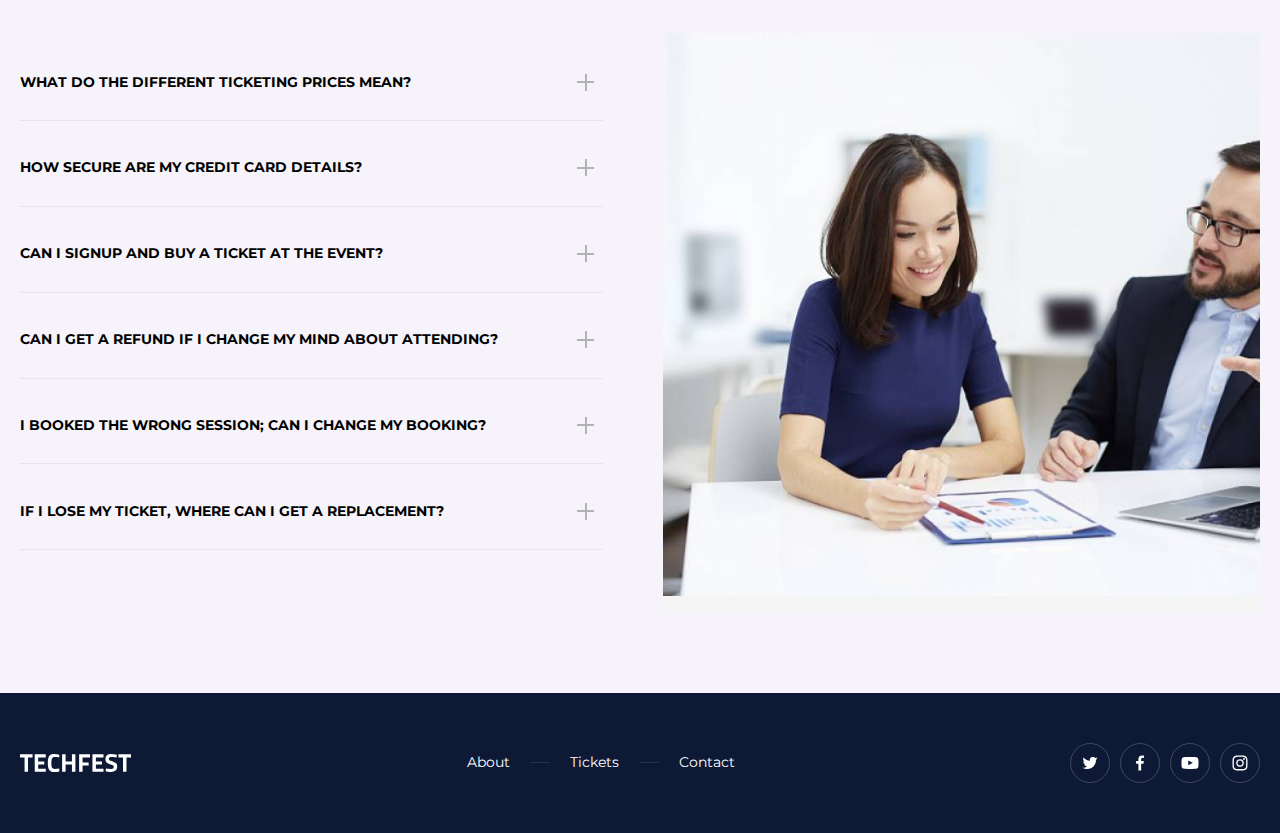
<file: tickets.html>
<!DOCTYPE html>
<html lang="en">
    <head>
        <meta charset="UTF-8" />
        <meta name="viewport" content="width=device-width, initial-scale=1.0" />
        <title>TechFest - Tickets</title>
        <meta http-equiv="Content-Type" content="text/html; charset=UTF-8" />
        <link href="./assets/css/main.css" rel="stylesheet" type="text/css" />
        <link href="https://fonts.googleapis.com/" rel="preconnect" />
        <link href="https://fonts.gstatic.com/" rel="preconnect" crossorigin="anonymous" />
        <link rel="preconnect" href="https://fonts.gstatic.com" crossorigin>
        <link href="https://fonts.googleapis.com/css2?family=Montserrat:ital,wght@0,100..900;1,100..900&display=swap" rel="stylesheet">
        <link rel="stylesheet" href="./assets/css/style.css" media="all" />
        <link href="./assets/images/favicon.jpg" rel="shortcut icon" type="image/x-icon" />
    </head>
    <body>
     <!-- header -->
     <div data-animation="default" data-collapse="medium" data-duration="400" data-easing="ease" data-easing2="ease" role="banner" class="navbar w-nav">
        <div class="search-outer" style="display: none; opacity: 0;">
            <form action="#" class="search w-form">
                <input class="search-input w-input" maxlength="256" name="query" placeholder="I am looking for..." type="search" id="search" required="" /><input type="submit" class="search-button w-button" value="Search" />
            </form>
            <div class="close-icon"><img src="./assets/images/icon-close.svg" loading="lazy" alt="" class="close-icon-image" /></div>
        </div>
        <div class="nav-inner">
            <div class="wrap">
                <div class="menu-button w-nav-button" aria-label="menu" role="button" tabindex="0" aria-controls="w-nav-overlay-0" aria-haspopup="menu" aria-expanded="false">
                    <div class="top-line"></div>
                    <div class="middle-line" style="opacity: 1;"></div>
                    <div class="bottom-line"></div>
                </div>
                <a href="./index.html" aria-current="page" class="brand w-nav-brand w--current" aria-label="home">
                    <img src="./assets/images/techfest-logo.svg" loading="eager" alt="TechFest" width="Auto" class="main-hero-img" />
                </a>
            </div>
            <div class="nav-right">
                <nav role="navigation" class="nav-menu w-nav-menu">
                    <a href="./index.html" aria-current="page" class="nav-link w-nav-link ">Home</a>
                    <a href="./about.html" class="nav-link w-nav-link ">About</a> 
                    <a href="./tickets.html" class="nav-link w-nav-link w--current">Tickets</a>
                    <a href="#" class="nav-link w-nav-link">Contact</a>
                </nav>
                <div class="w-commerce-commercecartwrapper">
                    <a href="#" role="button" class="w-commerce-commercecartopenlink cart-button w-inline-block">
                        <div class="w-commerce-commercecartopenlinkcount cart-quantity">
                            0
                        </div>
                        <img src="./assets/images/cart-icon.svg" loading="lazy" alt="Cart Icon" />
                    </a>
                </div>
                <div class="search-block">
                    <img src="./assets/images/icon-search.svg" loading="lazy" alt="" class="search-icon" />
                </div>
            </div>
        </div>
    </div>
        <!-- Main Page Wrapper Start -->
        <div class="page-wrapper">
            <div class="hero-section">
                <div class="container w-container">
                    <div class="hero-inner">
                        <div>
                            <p class="hero-subtitle">Signup today</p>
                            <h1 class="hero-heading">Tickets</h1>
                        </div>
                    </div>
                </div>
            </div>
            <!-- Ticket Section -->
            <div class="ticket-section">
                <div class="container w-container">
                    <div class="ticket-inner">
                        <div class="w-dyn-list">
                            <div role="list" class="ticket-collection-list w-dyn-items">
                                <div role="listitem" class="ticket-collection-item w-dyn-item">
                                    <div class="ticket-block">
                                        <div>
                                            <h6 class="ticket-title">Standard</h6>
                                            <h2 class="prize-block">$&nbsp;49.00&nbsp;USD</h2>
                                            <p class="tickets-sort-discription">Tincidunt duis turpis posuere nunc rhoncus mauris dui urna tellus.</p>
                                            <div class="ticket-rich-text w-richtext">
                                                <ul role="list">
                                                    <li>1-Day Entrance</li>
                                                    <li>Basic Access</li>
                                                    <li>1 Stage</li>
                                                    <li>Free Lunch</li>
                                                </ul>
                                            </div>
                                        </div>
                                        <div>
                                            <form class="w-commerce-commerceaddtocartform default-state">
                                                <input type="submit" class="w-commerce-commerceaddtocartbutton primary-button full" value="Buy Ticket" />
                                                <a
                                                    data-node-type="commerce-buy-now-button"
                                                    data-default-text="Buy now"
                                                    data-subscription-text="Subscribe now"
                                                    aria-busy="false"
                                                    aria-haspopup="false"
                                                    class="w-commerce-commercebuynowbutton primary-button full w-dyn-hide"
                                                    href="#"
                                                >
                                                    Buy now
                                                </a>
                                            </form>
                                            <div tabindex="0" style="display: none;" class="w-commerce-commerceaddtocartoutofstock error-message"><div class="error-paragraph">This product is out of stock.</div></div>
                                            <div aria-live="assertive" data-node-type="commerce-add-to-cart-error" style="display: none;" class="w-commerce-commerceaddtocarterror error-message">
                                                <div data-node-type="commerce-add-to-cart-error" class="error-paragraph" data-w-add-to-cart-select-all-options-error="Please select an option in each set.">
                                                    Product is not available in this quantity.
                                                </div>
                                            </div>
                                        </div>
                                    </div>
                                </div>
                            </div>
                        </div>
                        <div class="w-dyn-list">
                            <div role="list" class="w-dyn-items">
                                <div role="listitem" class="w-dyn-item">
                                    <div class="ticket-block popular">
                                        <div>
                                            <h6 class="ticket-title color-white">Premium</h6>
                                            <h2 class="prize-block">$&nbsp;69.00&nbsp;USD</h2>
                                            <p class="tickets-sort-discription color-white">Facilisis nunc risus aliquet mauris duis pretium faucibus ipsum aliquet.</p>
                                            <div class="ticket-rich-text w-richtext">
                                                <ul role="list">
                                                    <li>Everything in Standard</li>
                                                    <li>3-Day Entrance</li>
                                                    <li>Extended Access</li>
                                                    <li>3 Stages</li>
                                                    <li>Free Lunch &amp; Merch</li>
                                                </ul>
                                            </div>
                                        </div>
                                        <div class="popular-tag"><h6 class="popular-text color-white">Popular</h6></div>
                                        <div>
                                            <form data-node-type="commerce-add-to-cart-form" data-loading-text="Adding to cart..." class="w-commerce-commerceaddtocartform default-state">
                                                <input type="submit" class="w-commerce-commerceaddtocartbutton tickets-btn" value="Buy Ticket" />
                                                <a class="w-commerce-commercebuynowbutton tickets-btn w-dyn-hide" href="#">
                                                    Buy now
                                                </a>
                                            </form>
                                            <div tabindex="0" style="display: none;" class="w-commerce-commerceaddtocartoutofstock error-message"><div class="error-paragraph">This product is out of stock.</div></div>
                                            <div aria-live="assertive" data-node-type="commerce-add-to-cart-error" style="display: none;" class="w-commerce-commerceaddtocarterror error-message">
                                                <div data-node-type="commerce-add-to-cart-error" class="error-paragraph">
                                                    Product is not available in this quantity.
                                                </div>
                                            </div>
                                        </div>
                                    </div>
                                </div>
                            </div>
                        </div>
                        <div class="w-dyn-list">
                            <div role="list" class="ticket-collection-list w-dyn-items">
                                <div role="listitem" class="ticket-collection-item w-dyn-item">
                                    <div class="ticket-block">
                                        <div>
                                            <h6 class="ticket-title">VIP</h6>
                                            <h2 class="prize-block">$&nbsp;99.00&nbsp;USD</h2>
                                            <p class="tickets-sort-discription">Gravida elementum in porta sem Eu convallis integer facilisis in Urna sed placerat.</p>
                                            <div class="ticket-rich-text w-richtext">
                                                <ul role="list">
                                                    <li>Everything in Premium</li>
                                                    <li>4-Day Entrance</li>
                                                    <li>Ultimate Access</li>
                                                    <li>5 Stages</li>
                                                    <li>Free Accommodation</li>
                                                </ul>
                                            </div>
                                        </div>
                                        <div>
                                            <form class="w-commerce-commerceaddtocartform default-state">
                                                <input type="submit" class="w-commerce-commerceaddtocartbutton primary-button full" value="Buy Ticket" />
                                                <a class="w-commerce-commercebuynowbutton primary-button full w-dyn-hide" href="/checkout">
                                                    Buy now
                                                </a>
                                            </form>
                                            <div tabindex="0" style="display: none;" class="w-commerce-commerceaddtocartoutofstock error-message"><div class="error-paragraph">This product is out of stock.</div></div>
                                            <div aria-live="assertive" data-node-type="commerce-add-to-cart-error" style="display: none;" class="w-commerce-commerceaddtocarterror error-message">
                                                <div data-node-type="commerce-add-to-cart-error" class="error-paragraph">
                                                    Product is not available in this quantity.
                                                </div>
                                            </div>
                                        </div>
                                    </div>
                                </div>
                            </div>
                        </div>
                    </div>
                </div>
            </div>
            <!-- NEED HELP Section Start -->
            <div class="help-section">
                <div class="container w-container">
                    <div class="help-inner">
                        <div class="help-left-block">
                            <h4 class="help-heading">NEED HELP CHOOSING THE RIGHT PLAN?</h4>
                            <p class="last-paragraph">I can definitely help you choose the right plan!</p>
                        </div>
                        <a href="#" class="btn w-button">Contact Now</a>
                    </div>
                </div>
            </div>
            <!-- Featured Blocks -->
            <div class="features-block">
                <div class="container w-container">
                    <div class="section-title-block">
                        <h6 class="body-subtitle">comparison</h6>
                        <h2 class="section-title">Advanced features</h2>
                    </div>
                    <div class="features-table-wrap">
                        <div class="features-head">
                            <h6 class="feature-title">Overview</h6>
                            <h6 class="feature-title">Standard</h6>
                            <h6 class="feature-title">Premium</h6>
                            <h6 class="feature-title">vip</h6>
                        </div>
                        <div class="features-data">
                            <p class="compare-body">1-Day Entrance</p>
                            <div>
                                <img src="./assets/images/list-icon.svg" loading="lazy" alt="List Icon" />
                            </div>
                            <div id="w-node-c9bb7d8f-8a79-d5ad-a130-617fb2e799d0-ec8c1d03">
                                <img src="./assets/images/list-icon.svg" loading="lazy" alt="List Icon" />
                            </div>
                            <div id="w-node-_534035fc-8354-b88d-ed90-cc78ae09733a-ec8c1d03">
                                <img src="./assets/images/list-icon.svg" loading="lazy" alt="List Icon" />
                            </div>
                        </div>
                        <div class="features-data">
                            <p class="compare-body">Basic Access</p>
                            <div>
                                <img src="./assets/images/list-icon.svg" loading="lazy" alt="List Icon" />
                            </div>
                            <div>
                                <img src="./assets/images/list-icon.svg" loading="lazy" alt="List Icon" />
                            </div>
                            <div>
                                <img src="./assets/images/list-icon.svg" loading="lazy" alt="List Icon" />
                            </div>
                        </div>
                        <div class="features-data">
                            <p class="compare-body">1 Stage</p>
                            <div>
                                <img src="./assets/images/list-icon.svg" loading="lazy" alt="List Icon" />
                            </div>
                            <div>
                                <img src="./assets/images/list-icon.svg" loading="lazy" alt="List Icon" />
                            </div>
                            <div>
                                <img src="./assets/images/list-icon.svg" loading="lazy" alt="List Icon" />
                            </div>
                        </div>
                        <div class="features-data">
                            <p class="compare-body">Extended Access</p>
                            <div></div>
                            <div>
                                <img src="./assets/images/list-icon.svg" loading="lazy" alt="List Icon" />
                            </div>
                            <div>
                                <img src="./assets/images/list-icon.svg" loading="lazy" alt="List Icon" />
                            </div>
                        </div>
                        <div class="features-data">
                            <p class="compare-body">Free Lunch &amp; Merch</p>
                            <div></div>
                            <div>
                                <img src="./assets/images/list-icon.svg" loading="lazy" alt="List Icon" />
                            </div>
                            <div>
                                <img src="./assets/images/list-icon.svg" loading="lazy" alt="List Icon" />
                            </div>
                        </div>
                        <div class="features-data">
                            <div class="feature-new">
                                <p class="compare-body">Ultimate Access</p>
                                <div class="feature-new-label">New</div>
                            </div>
                            <div></div>
                            <div></div>
                            <div>
                                <img src="./assets/images/list-icon.svg" loading="lazy" alt="List Icon" />
                            </div>
                        </div>
                        <div class="features-data">
                            <p id="w-node-_7ffd14d8-4a4a-f443-6c8a-e381f68bb75f-ec8c1d03" class="compare-body">Free Accommodation</p>
                            <div></div>
                            <div></div>
                            <div>
                                <img src="./assets/images/list-icon.svg" loading="lazy" alt="List Icon" />
                            </div>
                        </div>
                    </div>
                </div>
            </div>
          <!-- review-section Start -->
          <div class="review-section">
            <div class="right-bg"></div>
            <div class="container w-container">
                <div
                    data-delay="3000"
                    data-animation="slide"
                    class="review-slider w-slider"
                    data-autoplay="true"
                    data-easing="ease"
                    data-hide-arrows="false"
                    data-disable-swipe="false"
                    data-autoplay-limit="0"
                    data-nav-spacing="3"
                    data-duration="500"
                    data-infinite="true"
                    role="region"
                    aria-label="carousel"
                >
                    <div class="w-slider-mask" id="w-slider-mask-0">
                        <div class="review-slide w-slide" aria-label="1 of 3" role="group" style="transform: translateX(1296px); opacity: 1; transition: transform 500ms ease 0s;">
                            <div class="review-inner">
                                <div class="review-block">
                                    <p class="review-body">
                                        Felis at feugiat vulputate ut leo nunc, et lobortis viverra. Amet dictum duis suspendisse aenean non, at. Maecenas egestas bibendum vel elementum pretium in orci gravida porta. Elementum proin
                                        tempor adipiscing at aliquet sit
                                    </p>
                                    <div class="review-info-block">
                                        <div class="review-person-image"><img src="./assets/images/avatar1.jpg" loading="lazy" alt="" class="review-image" /></div>
                                        <p class="last-paragraph">Leslie Alexander</p>
                                    </div>
                                </div>
                                <div class="review-image-block">
                                    <img src="./assets/images/slider-review1.jpg" loading="lazy" width="500" alt="review image" />
                                </div>
                            </div>
                        </div>
                        <div class="review-slide w-slide" aria-label="2 of 3" role="group" aria-hidden="true" style="transform: translateX(1296px); opacity: 1; transition: transform 500ms ease 0s;">
                            <div class="review-inner" aria-hidden="true">
                                <div class="review-block" aria-hidden="true">
                                    <p class="review-body" aria-hidden="true">
                                        Nam mauris nunc nisi habitant venenatis sed. Tempus luctus morbi adipiscing donec condimentum aliquet. Amet viverra neque aliquet volutpat maecenas lobortis ullamcorper amet lorem sagittis enim
                                        libero sagittis. Cursus vulputate est amet id sed.
                                    </p>
                                    <div class="review-info-block" aria-hidden="true">
                                        <div class="review-person-image" aria-hidden="true">
                                            <img src="./assets/images/avatar2.jpg" loading="lazy" alt="" class="review-image" aria-hidden="true" />
                                        </div>
                                        <p class="last-paragraph" aria-hidden="true">Eva Bond</p>
                                    </div>
                                </div>
                                <div class="review-image-block" aria-hidden="true">
                                    <img src="./assets/images/slider-review2.jpg" loading="lazy" width="500" aria-hidden="true" alt="slider-review" />
                                </div>
                            </div>
                        </div>
                        <div class="review-slide w-slide" aria-label="3 of 3" role="group" aria-hidden="true" style="transform: translateX(-2592px); opacity: 1; transition: transform 500ms ease 0s;">
                            <div class="review-inner" aria-hidden="true">
                                <div class="review-block" aria-hidden="true">
                                    <p class="review-body" aria-hidden="true">
                                        Diam at non arcu pellentesque sed quam tempor purus laoreet. In quis fringilla pellentesque at eget. Interdum volutpat pellentesque quisque nisi sed dolor cursus et posuere tempus egestas turpis
                                        at. Vulputate nullam nibh purus volutpat vitae ut.
                                    </p>
                                    <div class="review-info-block" aria-hidden="true">
                                        <div class="review-person-image" aria-hidden="true">
                                            <img src="./assets/images/avatar3.jpg" loading="lazy" alt="" class="review-image" aria-hidden="true" />
                                        </div>
                                        <p class="last-paragraph" aria-hidden="true">Courtney Henry</p>
                                    </div>
                                </div>
                                <div class="review-image-block" aria-hidden="true">
                                    <img src="./assets/images/slider-review3.jpg" loading="lazy" width="500" aria-hidden="true" alt="slider-review-three" />
                                </div>
                            </div>
                        </div>
                        <div aria-live="off" aria-atomic="true" class="w-slider-aria-label">Slide 1 of 3.</div>
                    </div>
                    <div class="left-arrow-slider w-slider-arrow-left" role="button" tabindex="0" aria-controls="w-slider-mask-0" aria-label="previous slide" fdprocessedid="zpbgx">
                        <img src="./assets/images/Left Arrow.svg" loading="lazy" alt="left arrow" />
                    </div>
                    <div class="right-arrow-slider w-slider-arrow-right" role="button" tabindex="0" aria-controls="w-slider-mask-0" aria-label="next slide" fdprocessedid="5bxqn">
                        <img src="./assets/images/right-arrow.svg" loading="lazy" alt="right arrow" />
                    </div>
                    <div class="d-none w-slider-nav w-round">
                        <div class="w-slider-dot w-active" aria-label="Show slide 1 of 3" aria-pressed="true" role="button" tabindex="0" style="margin-left: 3px; margin-right: 3px;"></div>
                        <div class="w-slider-dot" aria-label="Show slide 2 of 3" aria-pressed="false" role="button" tabindex="-1" style="margin-left: 3px; margin-right: 3px;"></div>
                        <div class="w-slider-dot" aria-label="Show slide 3 of 3" aria-pressed="false" role="button" tabindex="-1" style="margin-left: 3px; margin-right: 3px;"></div>
                    </div>
                </div>
            </div>
        </div>
        <!-- review-section End -->
            <!-- Faq's Start -->
            <div class="faq-section">
                <div class="container w-container">
                    <div class="section-title-block">
                        <h6 class="body-subtitle">FAQ’s</h6>
                        <h2 class="section-title">Frequently askd questions</h2>
                    </div>
                    <div class="faq-wrapper">
                        <div class="faq-block">
                            <div data-hover="false" data-delay="0" data-w-id="232fec01-4f38-5f10-cd8f-c299a68a621d" class="faq-item w-dropdown" style="height: 56px; border-color: rgb(230, 230, 230);">
                                <div class="faq-head w-dropdown-toggle" id="w-dropdown-toggle-0" aria-controls="w-dropdown-list-0" aria-haspopup="menu" aria-expanded="false" role="button" tabindex="0">
                                    <h6 class="faq">What do the different ticketing prices mean?</h6>
                                    <div class="icon-block">
                                        <div class="vertical-line" style="opacity: 1;"></div>
                                        <div class="horizontal-line" style="background-color: rgb(179, 179, 179);"></div>
                                    </div>
                                </div>
                                <nav class="faq-body w-dropdown-list" id="w-dropdown-list-0" aria-labelledby="w-dropdown-toggle-0">
                                    <p class="last-paragraph" style="transform: translate3d(0px, 9px, 0px) scale3d(1, 1, 1) rotateX(0deg) rotateY(0deg) rotateZ(0deg) skew(0deg, 0deg); transform-style: preserve-3d;">
                                        Yes,you can try us for free for 30 days. If you want, we’ll provide you with a free, personalized 30-minute onboarding call to get you up and running as soon possible.
                                    </p>
                                </nav>
                            </div>
                            <div data-hover="false" data-delay="0" data-w-id="232fec01-4f38-5f10-cd8f-c299a68a6227" class="faq-item w-dropdown" style="height: 56px; border-color: rgb(230, 230, 230);">
                                <div class="faq-head w-dropdown-toggle" id="w-dropdown-toggle-1" aria-controls="w-dropdown-list-1" aria-haspopup="menu" aria-expanded="false" role="button" tabindex="0">
                                    <h6 class="faq">How secure are my credit card details?</h6>
                                    <div class="icon-block">
                                        <div class="vertical-line" style="opacity: 1;"></div>
                                        <div class="horizontal-line" style="background-color: rgb(179, 179, 179);"></div>
                                    </div>
                                </div>
                                <nav class="faq-body w-dropdown-list" id="w-dropdown-list-1" aria-labelledby="w-dropdown-toggle-1">
                                    <p class="last-paragraph" style="transform: translate3d(0px, 9px, 0px) scale3d(1, 1, 1) rotateX(0deg) rotateY(0deg) rotateZ(0deg) skew(0deg, 0deg); transform-style: preserve-3d;">
                                        Yes,you can try us for free for 30 days. If you want, we’ll provide you with a free, personalized 30-minute onboarding call to get you up and running as soon possible.
                                    </p>
                                </nav>
                            </div>
                            <div data-hover="false" data-delay="0" data-w-id="232fec01-4f38-5f10-cd8f-c299a68a6231" class="faq-item w-dropdown" style="border-color: rgb(230, 230, 230); height: 56px;">
                                <div class="faq-head w-dropdown-toggle" id="w-dropdown-toggle-2" aria-controls="w-dropdown-list-2" aria-haspopup="menu" aria-expanded="false" role="button" tabindex="0">
                                    <h6 class="faq">Can I Signup and buy a ticket at the event?</h6>
                                    <div class="icon-block">
                                        <div class="vertical-line" style="opacity: 1;"></div>
                                        <div class="horizontal-line" style="background-color: rgb(179, 179, 179);"></div>
                                    </div>
                                </div>
                                <nav class="faq-body w-dropdown-list" id="w-dropdown-list-2" aria-labelledby="w-dropdown-toggle-2">
                                    <p class="last-paragraph" style="transform: translate3d(0px, 9px, 0px) scale3d(1, 1, 1) rotateX(0deg) rotateY(0deg) rotateZ(0deg) skew(0deg, 0deg); transform-style: preserve-3d;">
                                        Yes,you can try us for free for 30 days. If you want, we’ll provide you with a free, personalized 30-minute onboarding call to get you up and running as soon possible.
                                    </p>
                                </nav>
                            </div>
                            <div data-hover="false" data-delay="0" data-w-id="232fec01-4f38-5f10-cd8f-c299a68a623b" class="faq-item w-dropdown" style="border-color: rgb(230, 230, 230); height: 56px;">
                                <div class="faq-head w-dropdown-toggle" id="w-dropdown-toggle-3" aria-controls="w-dropdown-list-3" aria-haspopup="menu" aria-expanded="false" role="button" tabindex="0">
                                    <h6 class="faq">Can I get a refund if I change my mind about attending?</h6>
                                    <div class="icon-block">
                                        <div class="vertical-line" style="opacity: 1;"></div>
                                        <div class="horizontal-line" style="background-color: rgb(179, 179, 179);"></div>
                                    </div>
                                </div>
                                <nav class="faq-body w-dropdown-list" id="w-dropdown-list-3" aria-labelledby="w-dropdown-toggle-3">
                                    <p class="last-paragraph" style="transform: translate3d(0px, 9px, 0px) scale3d(1, 1, 1) rotateX(0deg) rotateY(0deg) rotateZ(0deg) skew(0deg, 0deg); transform-style: preserve-3d;">
                                        Yes,you can try us for free for 30 days. If you want, we’ll provide you with a free, personalized 30-minute onboarding call to get you up and running as soon possible.
                                    </p>
                                </nav>
                            </div>
                            <div data-hover="false" data-delay="0" data-w-id="232fec01-4f38-5f10-cd8f-c299a68a6245" class="faq-item w-dropdown" style="height: 56px; border-color: rgb(230, 230, 230);">
                                <div class="faq-head w-dropdown-toggle" id="w-dropdown-toggle-4" aria-controls="w-dropdown-list-4" aria-haspopup="menu" aria-expanded="false" role="button" tabindex="0">
                                    <h6 class="faq">I booked the wrong session; can I change my booking?</h6>
                                    <div class="icon-block">
                                        <div class="vertical-line" style="opacity: 1;"></div>
                                        <div class="horizontal-line" style="background-color: rgb(179, 179, 179);"></div>
                                    </div>
                                </div>
                                <nav class="faq-body w-dropdown-list" id="w-dropdown-list-4" aria-labelledby="w-dropdown-toggle-4">
                                    <p class="last-paragraph" style="transform: translate3d(0px, 9px, 0px) scale3d(1, 1, 1) rotateX(0deg) rotateY(0deg) rotateZ(0deg) skew(0deg, 0deg); transform-style: preserve-3d;">
                                        Yes,you can try us for free for 30 days. If you want, we’ll provide you with a free, personalized 30-minute onboarding call to get you up and running as soon possible.
                                    </p>
                                </nav>
                            </div>
                            <div data-hover="false" data-delay="0" data-w-id="232fec01-4f38-5f10-cd8f-c299a68a624f" class="faq-item w-dropdown" style="height: 56px; border-color: rgb(230, 230, 230);">
                                <div class="faq-head w-dropdown-toggle" id="w-dropdown-toggle-5" aria-controls="w-dropdown-list-5" aria-haspopup="menu" aria-expanded="false" role="button" tabindex="0">
                                    <h6 class="faq">If I lose my ticket, where can I get a replacement?</h6>
                                    <div class="icon-block">
                                        <div class="vertical-line" style="opacity: 1;"></div>
                                        <div class="horizontal-line" style="background-color: rgb(179, 179, 179);"></div>
                                    </div>
                                </div>
                                <nav class="faq-body w-dropdown-list" id="w-dropdown-list-5" aria-labelledby="w-dropdown-toggle-5">
                                    <p class="last-paragraph" style="transform: translate3d(0px, 9px, 0px) scale3d(1, 1, 1) rotateX(0deg) rotateY(0deg) rotateZ(0deg) skew(0deg, 0deg); transform-style: preserve-3d;">
                                        Yes,you can try us for free for 30 days. If you want, we’ll provide you with a free, personalized 30-minute onboarding call to get you up and running as soon possible.
                                    </p>
                                </nav>
                            </div>
                        </div>
                        <div class="faq-image">
                            <img src="./assets/images/faq1.jpg" loading="lazy" alt="Faq Image" width="618" sizes="(max-width: 767px) 100vw, (max-width: 991px) 48vw, 46vw" srcset="./assets/images/faq1.jpg 1236w" />
                        </div>
                    </div>
                </div>
            </div>
            <!-- Faq's End -->
        </div>
        <!-- Main Page Wrapper End -->

        <!-- Footer Start -->
        <div class="footer">
            <div class="top-footer">
                <div class="container w-container">
                    <div class="footer-inner">
                        <a href="#" aria-current="page" class="footer-logo-link w-inline-block w--current">
                            <img src="./assets/images/techfest-white.svg" loading="lazy" alt="techfest" />
                        </a>
                        <div class="footer-link-block">
                            <a href="./about.html" class="footer-link">About</a>
                            <div class="line-middle"></div> 
                            <a href="#" class="footer-link">Tickets</a>
                            <div class="line-middle"></div>
                            <a href="#" class="footer-link">Contact</a>
                        </div>
                        <div class="social-icon-wrap">
                            <a href="https://twitter.com/" target="_blank" class="social-icon w-inline-block">
                                <img src="./assets/images/twitter-icon.svg" loading="lazy" width="16" alt="Twitter" />
                            </a>
                            <a href="https://www.facebook.com/" target="_blank" class="social-icon w-inline-block">
                                <img src="./assets/images/facebook-icon.svg" loading="lazy" alt="Facebook" />
                            </a>
                            <a href="https://www.youtube.com/" target="_blank" class="social-icon w-inline-block">
                                <img src="./assets/images/icon-youtube.svg" loading="lazy" alt="Youtube" />
                            </a>
                            <a href="https://www.instagram.com/" target="_blank" class="social-icon w-inline-block">
                                <img src="./assets/images/Insta-icon.svg" loading="lazy" alt="Instagram" />
                            </a>
                        </div>
                    </div>
                </div>
            </div>
            <div class="bottom-footer">
                <div class="container w-container">
                    <div class="fb-wrap">
                        <div class="fb-link-block">
                            <a href="#" class="footer-bottom-link">Privacy Policy</a>
                            <div class="line-middle color-grey"></div>
                            <a href="#" class="footer-bottom-link">Style Guide</a>
                            <div class="line-middle color-grey"></div>
                            <a href="#" class="footer-bottom-link">Licensing</a>
                            <div class="line-middle color-grey"></div>
                            <a href="#" class="footer-bottom-link">Changelog</a>
                        </div>
                        <div class="fb-text">Designed by <a href="#" target="_blank" class="fb-link">Nixar</a>. Powered by <a href="#" target="_blank" class="fb-link">Webflow</a>.</div>
                    </div>
                </div>
            </div>
        </div>
        <!-- Footer End -->

        <!-- Jquery JS -->
        <script src="./assets/js/jquery.js" type="text/javascript"></script>
        <!-- Custom JS -->
        <script src="./assets/js/custom.js" type="text/javascript"></script>
    </body>
</html>
</file>
<file: assets/css/main.css>
html {
  -webkit-text-size-adjust: 100%;
  -ms-text-size-adjust: 100%;
  font-family: "Montserrat", sans-serif;
}

body {
  margin: 0;
}

article, aside, details, figcaption, figure, footer, header, hgroup, main, menu, nav, section, summary {
  display: block;
}

audio, canvas, progress, video {
  vertical-align: baseline;
  display: inline-block;
}

audio:not([controls]) {
  height: 0;
  display: none;
}

[hidden], template {
  display: none;
}

a {
  background-color: rgba(0, 0, 0, 0);
}

a:active, a:hover {
  outline: 0;
}

abbr[title] {
  border-bottom: 1px dotted;
}

b, strong {
  font-weight: bold;
}

dfn {
  font-style: italic;
}

h1 {
  margin: .67em 0;
  font-size: 2em;
}

mark {
  color: #000;
  background: #ff0;
}

small {
  font-size: 80%;
}

sub, sup {
  vertical-align: baseline;
  font-size: 75%;
  line-height: 0;
  position: relative;
}

sup {
  top: -.5em;
}

sub {
  bottom: -.25em;
}

img {
  border: 0;
}

svg:not(:root) {
  overflow: hidden;
}

hr {
  box-sizing: content-box;
  height: 0;
}

pre {
  overflow: auto;
}

code, kbd, pre, samp {
  font-family: monospace;
  font-size: 1em;
}

button, input, optgroup, select, textarea {
  color: inherit;
  font: inherit;
  margin: 0;
}

button {
  overflow: visible;
}

button, select {
  text-transform: none;
}

button, html input[type="button"], input[type="reset"] {
  -webkit-appearance: button;
  cursor: pointer;
}

button[disabled], html input[disabled] {
  cursor: default;
}

button::-moz-focus-inner, input::-moz-focus-inner {
  border: 0;
  padding: 0;
}

input {
  line-height: normal;
}

input[type="checkbox"], input[type="radio"] {
  box-sizing: border-box;
  padding: 0;
}

input[type="number"]::-webkit-inner-spin-button, input[type="number"]::-webkit-outer-spin-button {
  height: auto;
}

input[type="search"] {
  -webkit-appearance: none;
}

input[type="search"]::-webkit-search-cancel-button, input[type="search"]::-webkit-search-decoration {
  -webkit-appearance: none;
}

legend {
  border: 0;
  padding: 0;
}

textarea {
  overflow: auto;
}

optgroup {
  font-weight: bold;
}

table {
  border-collapse: collapse;
  border-spacing: 0;
}

td, th {
  padding: 0;
}

@font-face {
  font-family: webflow-icons;
  src: url("[data-uri]") format("truetype");
  font-weight: normal;
  font-style: normal;
}

[class^="w-icon-"], [class*=" w-icon-"] {
  speak: none;
  font-variant: normal;
  text-transform: none;
  -webkit-font-smoothing: antialiased;
  -moz-osx-font-smoothing: grayscale;
  font-style: normal;
  font-weight: normal;
  line-height: 1;
  font-family: webflow-icons !important;
}

.w-icon-slider-right:before {
  content: "";
}

.w-icon-slider-left:before {
  content: "";
}

.w-icon-nav-menu:before {
  content: "";
}

.w-icon-arrow-down:before, .w-icon-dropdown-toggle:before {
  content: "";
}

.w-icon-file-upload-remove:before {
  content: "";
}

.w-icon-file-upload-icon:before {
  content: "";
}

* {
  box-sizing: border-box;
}

html {
  height: 100%;
}

body {
  color: #333;
  background-color: #fff;
  min-height: 100%;
  margin: 0;
  font-family: "Montserrat", sans-serif;
  font-size: 14px;
  line-height: 20px;
}

img {
  vertical-align: middle;
  max-width: 100%;
  display: inline-block;
}

html.w-mod-touch * {
  background-attachment: scroll !important;
}

.w-block {
  display: block;
}

.w-inline-block {
  max-width: 100%;
  display: inline-block;
}

.w-clearfix:before, .w-clearfix:after {
  content: " ";
  grid-area: 1 / 1 / 2 / 2;
  display: table;
}

.w-clearfix:after {
  clear: both;
}

.w-hidden {
  display: none;
}

.w-button {
  color: #fff;
  line-height: inherit;
  cursor: pointer;
  background-color: #3898ec;
  border: 0;
  border-radius: 0;
  padding: 9px 15px;
  text-decoration: none;
  display: inline-block;
}

input.w-button {
  -webkit-appearance: button;
}

html[data-w-dynpage] [data-w-cloak] {
  color: rgba(0, 0, 0, 0) !important;
}

.w-code-block {
  margin: unset;
}

pre.w-code-block code {
  all: inherit;
}

.w-webflow-badge, .w-webflow-badge * {
  z-index: auto;
  visibility: visible;
  box-sizing: border-box;
  float: none;
  clear: none;
  box-shadow: none;
  opacity: 1;
  direction: ltr;
  font-family: inherit;
  font-weight: inherit;
  color: inherit;
  font-size: inherit;
  line-height: inherit;
  font-style: inherit;
  font-variant: inherit;
  text-align: inherit;
  letter-spacing: inherit;
  -webkit-text-decoration: inherit;
  text-decoration: inherit;
  text-indent: 0;
  text-transform: inherit;
  text-shadow: none;
  font-smoothing: auto;
  vertical-align: baseline;
  cursor: inherit;
  white-space: inherit;
  word-break: normal;
  word-spacing: normal;
  word-wrap: normal;
  background: none;
  border: 0 rgba(0, 0, 0, 0);
  border-radius: 0;
  width: auto;
  min-width: 0;
  max-width: none;
  height: auto;
  min-height: 0;
  max-height: none;
  margin: 0;
  padding: 0;
  list-style-type: disc;
  transition: none;
  display: block;
  position: static;
  top: auto;
  bottom: auto;
  left: auto;
  right: auto;
  overflow: visible;
  transform: none;
}

.w-webflow-badge {
  white-space: nowrap;
  cursor: pointer;
  box-shadow: 0 0 0 1px rgba(0, 0, 0, .1), 0 1px 3px rgba(0, 0, 0, .1);
  visibility: visible !important;
  z-index: 2147483647 !important;
  color: #aaadb0 !important;
  opacity: 1 !important;
  background-color: #fff !important;
  border-radius: 3px !important;
  width: auto !important;
  height: auto !important;
  margin: 0 !important;
  padding: 6px !important;
  font-size: 12px !important;
  line-height: 14px !important;
  text-decoration: none !important;
  display: inline-block !important;
  position: fixed !important;
  top: auto !important;
  bottom: 12px !important;
  left: auto !important;
  right: 12px !important;
  overflow: visible !important;
  transform: none !important;
}

.w-webflow-badge > img {
  visibility: visible !important;
  opacity: 1 !important;
  vertical-align: middle !important;
  display: inline-block !important;
}

h1, h2, h3, h4, h5, h6 {
  margin-bottom: 10px;
  font-weight: bold;
}

h1 {
  margin-top: 20px;
  font-size: 38px;
  line-height: 44px;
}

h2 {
  margin-top: 20px;
  font-size: 32px;
  line-height: 36px;
}

h3 {
  margin-top: 20px;
  font-size: 24px;
  line-height: 30px;
}

h4 {
  margin-top: 10px;
  font-size: 18px;
  line-height: 24px;
}

h5 {
  margin-top: 10px;
  font-size: 14px;
  line-height: 20px;
}

h6 {
  margin-top: 10px;
  font-size: 12px;
  line-height: 18px;
}

p {
  margin-top: 0;
  margin-bottom: 10px;
}

blockquote {
  border-left: 5px solid #e2e2e2;
  margin: 0 0 10px;
  padding: 10px 20px;
  font-size: 18px;
  line-height: 22px;
}

figure {
  margin: 0 0 10px;
}

figcaption {
  text-align: center;
  margin-top: 5px;
}

ul, ol {
  margin-top: 0;
  margin-bottom: 10px;
  padding-left: 40px;
}

.w-list-unstyled {
  padding-left: 0;
  list-style: none;
}

.w-embed:before, .w-embed:after {
  content: " ";
  grid-area: 1 / 1 / 2 / 2;
  display: table;
}

.w-embed:after {
  clear: both;
}

.w-video {
  width: 100%;
  padding: 0;
  position: relative;
}

.w-video iframe, .w-video object, .w-video embed {
  border: none;
  width: 100%;
  height: 100%;
  position: absolute;
  top: 0;
  left: 0;
}

fieldset {
  border: 0;
  margin: 0;
  padding: 0;
}

button, [type="button"], [type="reset"] {
  cursor: pointer;
  -webkit-appearance: button;
  border: 0;
}

.w-form {
  margin: 0 0 15px;
}

.w-form-done {
  text-align: center;
  background-color: #ddd;
  padding: 20px;
  display: none;
}

.w-form-fail {
  background-color: #ffdede;
  margin-top: 10px;
  padding: 10px;
  display: none;
}

label {
  margin-bottom: 5px;
  font-weight: bold;
  display: block;
}

.w-input, .w-select {
  color: #333;
  vertical-align: middle;
  background-color: #fff;
  border: 1px solid #ccc;
  width: 100%;
  height: 38px;
  margin-bottom: 10px;
  padding: 8px 12px;
  font-size: 14px;
  line-height: 1.42857;
  display: block;
}

.w-input:-moz-placeholder, .w-select:-moz-placeholder {
  color: #999;
}

.w-input::-moz-placeholder, .w-select::-moz-placeholder {
  color: #999;
  opacity: 1;
}

.w-input::-webkit-input-placeholder, .w-select::-webkit-input-placeholder {
  color: #999;
}

.w-input:focus, .w-select:focus {
  border-color: #3898ec;
  outline: 0;
}

.w-input[disabled], .w-select[disabled], .w-input[readonly], .w-select[readonly], fieldset[disabled] .w-input, fieldset[disabled] .w-select {
  cursor: not-allowed;
}

.w-input[disabled]:not(.w-input-disabled), .w-select[disabled]:not(.w-input-disabled), .w-input[readonly], .w-select[readonly], fieldset[disabled]:not(.w-input-disabled) .w-input, fieldset[disabled]:not(.w-input-disabled) .w-select {
  background-color: #eee;
}

textarea.w-input, textarea.w-select {
  height: auto;
}

.w-select {
  background-color: #f3f3f3;
}

.w-select[multiple] {
  height: auto;
}

.w-form-label {
  cursor: pointer;
  margin-bottom: 0;
  font-weight: normal;
  display: inline-block;
}

.w-radio {
  margin-bottom: 5px;
  padding-left: 20px;
  display: block;
}

.w-radio:before, .w-radio:after {
  content: " ";
  grid-area: 1 / 1 / 2 / 2;
  display: table;
}

.w-radio:after {
  clear: both;
}

.w-radio-input {
  float: left;
  margin: 3px 0 0 -20px;
  line-height: normal;
}

.w-file-upload {
  margin-bottom: 10px;
  display: block;
}

.w-file-upload-input {
  opacity: 0;
  z-index: -100;
  width: .1px;
  height: .1px;
  position: absolute;
  overflow: hidden;
}

.w-file-upload-default, .w-file-upload-uploading, .w-file-upload-success {
  color: #333;
  display: inline-block;
}

.w-file-upload-error {
  margin-top: 10px;
  display: block;
}

.w-file-upload-default.w-hidden, .w-file-upload-uploading.w-hidden, .w-file-upload-error.w-hidden, .w-file-upload-success.w-hidden {
  display: none;
}

.w-file-upload-uploading-btn {
  cursor: pointer;
  background-color: #fafafa;
  border: 1px solid #ccc;
  margin: 0;
  padding: 8px 12px;
  font-size: 14px;
  font-weight: normal;
  display: flex;
}

.w-file-upload-file {
  background-color: #fafafa;
  border: 1px solid #ccc;
  flex-grow: 1;
  justify-content: space-between;
  margin: 0;
  padding: 8px 9px 8px 11px;
  display: flex;
}

.w-file-upload-file-name {
  font-size: 14px;
  font-weight: normal;
  display: block;
}

.w-file-remove-link {
  cursor: pointer;
  width: auto;
  height: auto;
  margin-top: 3px;
  margin-left: 10px;
  padding: 3px;
  display: block;
}

.w-icon-file-upload-remove {
  margin: auto;
  font-size: 10px;
}

.w-file-upload-error-msg {
  color: #ea384c;
  padding: 2px 0;
  display: inline-block;
}

.w-file-upload-info {
  padding: 0 12px;
  line-height: 38px;
  display: inline-block;
}

.w-file-upload-label {
  cursor: pointer;
  background-color: #fafafa;
  border: 1px solid #ccc;
  margin: 0;
  padding: 8px 12px;
  font-size: 14px;
  font-weight: normal;
  display: inline-block;
}

.w-icon-file-upload-icon, .w-icon-file-upload-uploading {
  width: 20px;
  margin-right: 8px;
  display: inline-block;
}

.w-icon-file-upload-uploading {
  height: 20px;
}

.w-container {
  max-width: 940px;
  margin-left: auto;
  margin-right: auto;
}

.w-container:before, .w-container:after {
  content: " ";
  grid-area: 1 / 1 / 2 / 2;
  display: table;
}

.w-container:after {
  clear: both;
}

.w-container .w-row {
  margin-left: -10px;
  margin-right: -10px;
}

.w-row:before, .w-row:after {
  content: " ";
  grid-area: 1 / 1 / 2 / 2;
  display: table;
}

.w-row:after {
  clear: both;
}

.w-row .w-row {
  margin-left: 0;
  margin-right: 0;
}

.w-col {
  float: left;
  width: 100%;
  min-height: 1px;
  padding-left: 10px;
  padding-right: 10px;
  position: relative;
}

.w-col .w-col {
  padding-left: 0;
  padding-right: 0;
}

.w-col-1 {
  width: 8.33333%;
}

.w-col-2 {
  width: 16.6667%;
}

.w-col-3 {
  width: 25%;
}

.w-col-4 {
  width: 33.3333%;
}

.w-col-5 {
  width: 41.6667%;
}

.w-col-6 {
  width: 50%;
}

.w-col-7 {
  width: 58.3333%;
}

.w-col-8 {
  width: 66.6667%;
}

.w-col-9 {
  width: 75%;
}

.w-col-10 {
  width: 83.3333%;
}

.w-col-11 {
  width: 91.6667%;
}

.w-col-12 {
  width: 100%;
}

.w-hidden-main {
  display: none !important;
}

@media screen and (max-width: 991px) {
  .w-container {
    max-width: 728px;
  }

  .w-hidden-main {
    display: inherit !important;
  }

  .w-hidden-medium {
    display: none !important;
  }

  .w-col-medium-1 {
    width: 8.33333%;
  }

  .w-col-medium-2 {
    width: 16.6667%;
  }

  .w-col-medium-3 {
    width: 25%;
  }

  .w-col-medium-4 {
    width: 33.3333%;
  }

  .w-col-medium-5 {
    width: 41.6667%;
  }

  .w-col-medium-6 {
    width: 50%;
  }

  .w-col-medium-7 {
    width: 58.3333%;
  }

  .w-col-medium-8 {
    width: 66.6667%;
  }

  .w-col-medium-9 {
    width: 75%;
  }

  .w-col-medium-10 {
    width: 83.3333%;
  }

  .w-col-medium-11 {
    width: 91.6667%;
  }

  .w-col-medium-12 {
    width: 100%;
  }

  .w-col-stack {
    width: 100%;
    left: auto;
    right: auto;
  }
}

@media screen and (max-width: 767px) {
  .w-hidden-main, .w-hidden-medium {
    display: inherit !important;
  }

  .w-hidden-small {
    display: none !important;
  }

  .w-row, .w-container .w-row {
    margin-left: 0;
    margin-right: 0;
  }

  .w-col {
    width: 100%;
    left: auto;
    right: auto;
  }

  .w-col-small-1 {
    width: 8.33333%;
  }

  .w-col-small-2 {
    width: 16.6667%;
  }

  .w-col-small-3 {
    width: 25%;
  }

  .w-col-small-4 {
    width: 33.3333%;
  }

  .w-col-small-5 {
    width: 41.6667%;
  }

  .w-col-small-6 {
    width: 50%;
  }

  .w-col-small-7 {
    width: 58.3333%;
  }

  .w-col-small-8 {
    width: 66.6667%;
  }

  .w-col-small-9 {
    width: 75%;
  }

  .w-col-small-10 {
    width: 83.3333%;
  }

  .w-col-small-11 {
    width: 91.6667%;
  }

  .w-col-small-12 {
    width: 100%;
  }
}

@media screen and (max-width: 479px) {
  .w-container {
    max-width: none;
  }

  .w-hidden-main, .w-hidden-medium, .w-hidden-small {
    display: inherit !important;
  }

  .w-hidden-tiny {
    display: none !important;
  }

  .w-col {
    width: 100%;
  }

  .w-col-tiny-1 {
    width: 8.33333%;
  }

  .w-col-tiny-2 {
    width: 16.6667%;
  }

  .w-col-tiny-3 {
    width: 25%;
  }

  .w-col-tiny-4 {
    width: 33.3333%;
  }

  .w-col-tiny-5 {
    width: 41.6667%;
  }

  .w-col-tiny-6 {
    width: 50%;
  }

  .w-col-tiny-7 {
    width: 58.3333%;
  }

  .w-col-tiny-8 {
    width: 66.6667%;
  }

  .w-col-tiny-9 {
    width: 75%;
  }

  .w-col-tiny-10 {
    width: 83.3333%;
  }

  .w-col-tiny-11 {
    width: 91.6667%;
  }

  .w-col-tiny-12 {
    width: 100%;
  }
}

.w-widget {
  position: relative;
}

.w-widget-map {
  width: 100%;
  height: 400px;
}

.w-widget-map label {
  width: auto;
  display: inline;
}

.w-widget-map img {
  max-width: inherit;
}

.w-widget-map .gm-style-iw {
  text-align: center;
}

.w-widget-map .gm-style-iw > button {
  display: none !important;
}

.w-widget-twitter {
  overflow: hidden;
}

.w-widget-twitter-count-shim {
  vertical-align: top;
  text-align: center;
  background: #fff;
  border: 1px solid #758696;
  border-radius: 3px;
  width: 28px;
  height: 20px;
  display: inline-block;
  position: relative;
}

.w-widget-twitter-count-shim * {
  pointer-events: none;
  -webkit-user-select: none;
  -ms-user-select: none;
  user-select: none;
}

.w-widget-twitter-count-shim .w-widget-twitter-count-inner {
  text-align: center;
  color: #999;
  font-family: serif;
  font-size: 15px;
  line-height: 12px;
  position: relative;
}

.w-widget-twitter-count-shim .w-widget-twitter-count-clear {
  display: block;
  position: relative;
}

.w-widget-twitter-count-shim.w--large {
  width: 36px;
  height: 28px;
}

.w-widget-twitter-count-shim.w--large .w-widget-twitter-count-inner {
  font-size: 18px;
  line-height: 18px;
}

.w-widget-twitter-count-shim:not(.w--vertical) {
  margin-left: 5px;
  margin-right: 8px;
}

.w-widget-twitter-count-shim:not(.w--vertical).w--large {
  margin-left: 6px;
}

.w-widget-twitter-count-shim:not(.w--vertical):before, .w-widget-twitter-count-shim:not(.w--vertical):after {
  content: " ";
  pointer-events: none;
  border: solid rgba(0, 0, 0, 0);
  width: 0;
  height: 0;
  position: absolute;
  top: 50%;
  left: 0;
}

.w-widget-twitter-count-shim:not(.w--vertical):before {
  border-width: 4px;
  border-color: rgba(117, 134, 150, 0) #5d6c7b rgba(117, 134, 150, 0) rgba(117, 134, 150, 0);
  margin-top: -4px;
  margin-left: -9px;
}

.w-widget-twitter-count-shim:not(.w--vertical).w--large:before {
  border-width: 5px;
  margin-top: -5px;
  margin-left: -10px;
}

.w-widget-twitter-count-shim:not(.w--vertical):after {
  border-width: 4px;
  border-color: rgba(255, 255, 255, 0) #fff rgba(255, 255, 255, 0) rgba(255, 255, 255, 0);
  margin-top: -4px;
  margin-left: -8px;
}

.w-widget-twitter-count-shim:not(.w--vertical).w--large:after {
  border-width: 5px;
  margin-top: -5px;
  margin-left: -9px;
}

.w-widget-twitter-count-shim.w--vertical {
  width: 61px;
  height: 33px;
  margin-bottom: 8px;
}

.w-widget-twitter-count-shim.w--vertical:before, .w-widget-twitter-count-shim.w--vertical:after {
  content: " ";
  pointer-events: none;
  border: solid rgba(0, 0, 0, 0);
  width: 0;
  height: 0;
  position: absolute;
  top: 100%;
  left: 50%;
}

.w-widget-twitter-count-shim.w--vertical:before {
  border-width: 5px;
  border-color: #5d6c7b rgba(117, 134, 150, 0) rgba(117, 134, 150, 0);
  margin-left: -5px;
}

.w-widget-twitter-count-shim.w--vertical:after {
  border-width: 4px;
  border-color: #fff rgba(255, 255, 255, 0) rgba(255, 255, 255, 0);
  margin-left: -4px;
}

.w-widget-twitter-count-shim.w--vertical .w-widget-twitter-count-inner {
  font-size: 18px;
  line-height: 22px;
}

.w-widget-twitter-count-shim.w--vertical.w--large {
  width: 76px;
}

.w-background-video {
  color: #fff;
  height: 500px;
  position: relative;
  overflow: hidden;
}

.w-background-video > video {
  object-fit: cover;
  z-index: -100;
  background-position: 50%;
  background-size: cover;
  width: 100%;
  height: 100%;
  margin: auto;
  position: absolute;
  top: -100%;
  bottom: -100%;
  left: -100%;
  right: -100%;
}

.w-background-video > video::-webkit-media-controls-start-playback-button {
  -webkit-appearance: none;
  display: none !important;
}

.w-background-video--control {
  background-color: rgba(0, 0, 0, 0);
  padding: 0;
  position: absolute;
  bottom: 1em;
  right: 1em;
}

.w-background-video--control > [hidden] {
  display: none !important;
}

.w-slider {
  text-align: center;
  clear: both;
  -webkit-tap-highlight-color: rgba(0, 0, 0, 0);
  tap-highlight-color: rgba(0, 0, 0, 0);
  background: #ddd;
  height: 300px;
  position: relative;
}

.w-slider-mask {
  z-index: 1;
  white-space: nowrap;
  height: 100%;
  display: block;
  position: relative;
  left: 0;
  right: 0;
  overflow: hidden;
}

.w-slide {
  vertical-align: top;
  white-space: normal;
  text-align: left;
  width: 100%;
  height: 100%;
  display: inline-block;
  position: relative;
}

.w-slider-nav {
  z-index: 2;
  text-align: center;
  -webkit-tap-highlight-color: rgba(0, 0, 0, 0);
  tap-highlight-color: rgba(0, 0, 0, 0);
  height: 40px;
  margin: auto;
  padding-top: 10px;
  position: absolute;
  top: auto;
  bottom: 0;
  left: 0;
  right: 0;
}

.w-slider-nav.w-round > div {
  border-radius: 100%;
}

.w-slider-nav.w-num > div {
  font-size: inherit;
  line-height: inherit;
  width: auto;
  height: auto;
  padding: .2em .5em;
}

.w-slider-nav.w-shadow > div {
  box-shadow: 0 0 3px rgba(51, 51, 51, .4);
}

.w-slider-nav-invert {
  color: #fff;
}

.w-slider-nav-invert > div {
  background-color: rgba(34, 34, 34, .4);
}

.w-slider-nav-invert > div.w-active {
  background-color: #222;
}

.w-slider-dot {
  cursor: pointer;
  background-color: rgba(255, 255, 255, .4);
  width: 1em;
  height: 1em;
  margin: 0 3px .5em;
  transition: background-color .1s, color .1s;
  display: inline-block;
  position: relative;
}

.w-slider-dot.w-active {
  background-color: #fff;
}

.w-slider-dot:focus {
  outline: none;
  box-shadow: 0 0 0 2px #fff;
}

.w-slider-dot:focus.w-active {
  box-shadow: none;
}

.w-slider-arrow-left, .w-slider-arrow-right {
  cursor: pointer;
  color: #fff;
  -webkit-tap-highlight-color: rgba(0, 0, 0, 0);
  tap-highlight-color: rgba(0, 0, 0, 0);
  -webkit-user-select: none;
  -ms-user-select: none;
  user-select: none;
  width: 80px;
  margin: auto;
  font-size: 40px;
  position: absolute;
  top: 0;
  bottom: 0;
  left: 0;
  right: 0;
  overflow: hidden;
}

.w-slider-arrow-left [class^="w-icon-"], .w-slider-arrow-right [class^="w-icon-"], .w-slider-arrow-left [class*=" w-icon-"], .w-slider-arrow-right [class*=" w-icon-"] {
  position: absolute;
}

.w-slider-arrow-left:focus, .w-slider-arrow-right:focus {
  outline: 0;
}

.w-slider-arrow-left {
  z-index: 3;
  right: auto;
}

.w-slider-arrow-right {
  z-index: 4;
  left: auto;
}

.w-icon-slider-left, .w-icon-slider-right {
  width: 1em;
  height: 1em;
  margin: auto;
  top: 0;
  bottom: 0;
  left: 0;
  right: 0;
}

.w-slider-aria-label {
  clip: rect(0 0 0 0);
  border: 0;
  width: 1px;
  height: 1px;
  margin: -1px;
  padding: 0;
  position: absolute;
  overflow: hidden;
}

.w-slider-force-show {
  display: block !important;
}

.w-dropdown {
  text-align: left;
  z-index: 900;
  margin-left: auto;
  margin-right: auto;
  display: inline-block;
  position: relative;
}

.w-dropdown-btn, .w-dropdown-toggle, .w-dropdown-link {
  vertical-align: top;
  color: #222;
  text-align: left;
  white-space: nowrap;
  margin-left: auto;
  margin-right: auto;
  padding: 20px;
  text-decoration: none;
  position: relative;
}

.w-dropdown-toggle {
  -webkit-user-select: none;
  -ms-user-select: none;
  user-select: none;
  cursor: pointer;
  padding-right: 40px;
  display: inline-block;
}

.w-dropdown-toggle:focus {
  outline: 0;
}

.w-icon-dropdown-toggle {
  width: 1em;
  height: 1em;
  margin: auto 20px auto auto;
  position: absolute;
  top: 0;
  bottom: 0;
  right: 0;
}

.w-dropdown-list {
  background: #ddd;
  min-width: 100%;
  display: none;
  position: absolute;
}

.w-dropdown-list.w--open {
  display: block;
}

.w-dropdown-link {
  color: #222;
  padding: 10px 20px;
  display: block;
}

.w-dropdown-link.w--current {
  color: #0082f3;
}

.w-dropdown-link:focus {
  outline: 0;
}

@media screen and (max-width: 767px) {
  .w-nav-brand {
    padding-left: 10px;
  }
}

.w-lightbox-backdrop {
  cursor: auto;
  letter-spacing: normal;
  text-indent: 0;
  text-shadow: none;
  text-transform: none;
  visibility: visible;
  white-space: normal;
  word-break: normal;
  word-spacing: normal;
  word-wrap: normal;
  color: #fff;
  text-align: center;
  z-index: 2000;
  opacity: 0;
  -webkit-user-select: none;
  -moz-user-select: none;
  -webkit-tap-highlight-color: transparent;
  background: rgba(0, 0, 0, .9);
  outline: 0;
  font-family: Helvetica Neue, Helvetica, Ubuntu, Segoe UI, Verdana, sans-serif;
  font-size: 17px;
  font-style: normal;
  font-weight: 300;
  line-height: 1.2;
  list-style: disc;
  position: fixed;
  top: 0;
  bottom: 0;
  left: 0;
  right: 0;
  -webkit-transform: translate(0);
}

.w-lightbox-backdrop, .w-lightbox-container {
  -webkit-overflow-scrolling: touch;
  height: 100%;
  overflow: auto;
}

.w-lightbox-content {
  height: 100vh;
  position: relative;
  overflow: hidden;
}

.w-lightbox-view {
  opacity: 0;
  width: 100vw;
  height: 100vh;
  position: absolute;
}

.w-lightbox-view:before {
  content: "";
  height: 100vh;
}

.w-lightbox-group, .w-lightbox-group .w-lightbox-view, .w-lightbox-group .w-lightbox-view:before {
  height: 86vh;
}

.w-lightbox-frame, .w-lightbox-view:before {
  vertical-align: middle;
  display: inline-block;
}

.w-lightbox-figure {
  margin: 0;
  position: relative;
}

.w-lightbox-group .w-lightbox-figure {
  cursor: pointer;
}

.w-lightbox-img {
  width: auto;
  max-width: none;
  height: auto;
}

.w-lightbox-image {
  float: none;
  max-width: 100vw;
  max-height: 100vh;
  display: block;
}

.w-lightbox-group .w-lightbox-image {
  max-height: 86vh;
}

.w-lightbox-caption {
  text-align: left;
  text-overflow: ellipsis;
  white-space: nowrap;
  background: rgba(0, 0, 0, .4);
  padding: .5em 1em;
  position: absolute;
  bottom: 0;
  left: 0;
  right: 0;
  overflow: hidden;
}

.w-lightbox-embed {
  width: 100%;
  height: 100%;
  position: absolute;
  top: 0;
  bottom: 0;
  left: 0;
  right: 0;
}

.w-lightbox-control {
  cursor: pointer;
  background-position: center;
  background-repeat: no-repeat;
  background-size: 24px;
  width: 4em;
  transition: all .3s;
  position: absolute;
  top: 0;
}

.w-lightbox-left {
  background-image: url("[data-uri]");
  display: none;
  bottom: 0;
  left: 0;
}

.w-lightbox-right {
  background-image: url("[data-uri]");
  display: none;
  bottom: 0;
  right: 0;
}

.w-lightbox-close {
  background-image: url("[data-uri]");
  background-size: 18px;
  height: 2.6em;
  right: 0;
}

.w-lightbox-strip {
  white-space: nowrap;
  padding: 0 1vh;
  line-height: 0;
  position: absolute;
  bottom: 0;
  left: 0;
  right: 0;
  overflow-x: auto;
  overflow-y: hidden;
}

.w-lightbox-item {
  box-sizing: content-box;
  cursor: pointer;
  width: 10vh;
  padding: 2vh 1vh;
  display: inline-block;
  -webkit-transform: translate3d(0, 0, 0);
}

.w-lightbox-active {
  opacity: .3;
}

.w-lightbox-thumbnail {
  background: #222;
  height: 10vh;
  position: relative;
  overflow: hidden;
}

.w-lightbox-thumbnail-image {
  position: absolute;
  top: 0;
  left: 0;
}

.w-lightbox-thumbnail .w-lightbox-tall {
  width: 100%;
  top: 50%;
  transform: translate(0, -50%);
}

.w-lightbox-thumbnail .w-lightbox-wide {
  height: 100%;
  left: 50%;
  transform: translate(-50%);
}

.w-lightbox-spinner {
  box-sizing: border-box;
  border: 5px solid rgba(0, 0, 0, .4);
  border-radius: 50%;
  width: 40px;
  height: 40px;
  margin-top: -20px;
  margin-left: -20px;
  animation: .8s linear infinite spin;
  position: absolute;
  top: 50%;
  left: 50%;
}

.w-lightbox-spinner:after {
  content: "";
  border: 3px solid rgba(0, 0, 0, 0);
  border-bottom-color: #fff;
  border-radius: 50%;
  position: absolute;
  top: -4px;
  bottom: -4px;
  left: -4px;
  right: -4px;
}

.w-lightbox-hide {
  display: none;
}

.w-lightbox-noscroll {
  overflow: hidden;
}

@media (min-width: 768px) {
  .w-lightbox-content {
    height: 96vh;
    margin-top: 2vh;
  }

  .w-lightbox-view, .w-lightbox-view:before {
    height: 96vh;
  }

  .w-lightbox-group, .w-lightbox-group .w-lightbox-view, .w-lightbox-group .w-lightbox-view:before {
    height: 84vh;
  }

  .w-lightbox-image {
    max-width: 96vw;
    max-height: 96vh;
  }

  .w-lightbox-group .w-lightbox-image {
    max-width: 82.3vw;
    max-height: 84vh;
  }

  .w-lightbox-left, .w-lightbox-right {
    opacity: .5;
    display: block;
  }

  .w-lightbox-close {
    opacity: .8;
  }

  .w-lightbox-control:hover {
    opacity: 1;
  }
}

.w-lightbox-inactive, .w-lightbox-inactive:hover {
  opacity: 0;
}

.w-richtext:before, .w-richtext:after {
  content: " ";
  grid-area: 1 / 1 / 2 / 2;
  display: table;
}

.w-richtext:after {
  clear: both;
}

.w-richtext[contenteditable="true"]:before, .w-richtext[contenteditable="true"]:after {
  white-space: initial;
}

.w-richtext ol, .w-richtext ul {
  overflow: hidden;
}

.w-richtext .w-richtext-figure-selected.w-richtext-figure-type-video div:after, .w-richtext .w-richtext-figure-selected[data-rt-type="video"] div:after, .w-richtext .w-richtext-figure-selected.w-richtext-figure-type-image div, .w-richtext .w-richtext-figure-selected[data-rt-type="image"] div {
  outline: 2px solid #2895f7;
}

.w-richtext figure.w-richtext-figure-type-video > div:after, .w-richtext figure[data-rt-type="video"] > div:after {
  content: "";
  display: none;
  position: absolute;
  top: 0;
  bottom: 0;
  left: 0;
  right: 0;
}

.w-richtext figure {
  max-width: 60%;
  position: relative;
}

.w-richtext figure > div:before {
  cursor: default !important;
}

.w-richtext figure img {
  width: 100%;
}

.w-richtext figure figcaption.w-richtext-figcaption-placeholder {
  opacity: .6;
}

.w-richtext figure div {
  color: rgba(0, 0, 0, 0);
  font-size: 0;
}

.w-richtext figure.w-richtext-figure-type-image, .w-richtext figure[data-rt-type="image"] {
  display: table;
}

.w-richtext figure.w-richtext-figure-type-image > div, .w-richtext figure[data-rt-type="image"] > div {
  display: inline-block;
}

.w-richtext figure.w-richtext-figure-type-image > figcaption, .w-richtext figure[data-rt-type="image"] > figcaption {
  caption-side: bottom;
  display: table-caption;
}

.w-richtext figure.w-richtext-figure-type-video, .w-richtext figure[data-rt-type="video"] {
  width: 60%;
  height: 0;
}

.w-richtext figure.w-richtext-figure-type-video iframe, .w-richtext figure[data-rt-type="video"] iframe {
  width: 100%;
  height: 100%;
  position: absolute;
  top: 0;
  left: 0;
}

.w-richtext figure.w-richtext-figure-type-video > div, .w-richtext figure[data-rt-type="video"] > div {
  width: 100%;
}

.w-richtext figure.w-richtext-align-center {
  clear: both;
  margin-left: auto;
  margin-right: auto;
}

.w-richtext figure.w-richtext-align-center.w-richtext-figure-type-image > div, .w-richtext figure.w-richtext-align-center[data-rt-type="image"] > div {
  max-width: 100%;
}

.w-richtext figure.w-richtext-align-normal {
  clear: both;
}

.w-richtext figure.w-richtext-align-fullwidth {
  text-align: center;
  clear: both;
  width: 100%;
  max-width: 100%;
  margin-left: auto;
  margin-right: auto;
  display: block;
}

.w-richtext figure.w-richtext-align-fullwidth > div {
  padding-bottom: inherit;
  display: inline-block;
}

.w-richtext figure.w-richtext-align-fullwidth > figcaption {
  display: block;
}

.w-richtext figure.w-richtext-align-floatleft {
  float: left;
  clear: none;
  margin-right: 15px;
}

.w-richtext figure.w-richtext-align-floatright {
  float: right;
  clear: none;
  margin-left: 15px;
}

.w-nav {
  z-index: 1000;
  background: #ddd;
  position: relative;
}

.w-nav:before, .w-nav:after {
  content: " ";
  grid-area: 1 / 1 / 2 / 2;
  display: table;
}

.w-nav:after {
  clear: both;
}

.w-nav-brand {
  float: left;
  color: #333;
  text-decoration: none;
  position: relative;
}

.w-nav-link {
  vertical-align: top;
  color: #222;
  text-align: left;
  margin-left: auto;
  margin-right: auto;
  padding: 20px;
  text-decoration: none;
  display: inline-block;
  position: relative;
}

.w-nav-link.w--current {
  color: #0082f3;
}

.w-nav-menu {
  float: right;
  position: relative;
}

[data-nav-menu-open] {
  text-align: center;
  background: #c8c8c8;
  min-width: 200px;
  position: absolute;
  top: 100%;
  left: 0;
  right: 0;
  overflow: visible;
  display: block !important;
}

.w--nav-link-open {
  display: block;
  position: relative;
}

.w-nav-overlay {
  width: 100%;
  display: none;
  position: absolute;
  top: 100%;
  left: 0;
  right: 0;
  overflow: hidden;
}

.w-nav-overlay [data-nav-menu-open] {
  top: 0;
}

.w-nav[data-animation="over-left"] .w-nav-overlay {
  width: auto;
}

.w-nav[data-animation="over-left"] .w-nav-overlay, .w-nav[data-animation="over-left"] [data-nav-menu-open] {
  z-index: 1;
  top: 0;
  right: auto;
}

.w-nav[data-animation="over-right"] .w-nav-overlay {
  width: auto;
}

.w-nav[data-animation="over-right"] .w-nav-overlay, .w-nav[data-animation="over-right"] [data-nav-menu-open] {
  z-index: 1;
  top: 0;
  left: auto;
}

.w-nav-button {
  float: right;
  cursor: pointer;
  -webkit-tap-highlight-color: rgba(0, 0, 0, 0);
  tap-highlight-color: rgba(0, 0, 0, 0);
  -webkit-user-select: none;
  -ms-user-select: none;
  user-select: none;
  padding: 18px;
  font-size: 24px;
  display: none;
  position: relative;
}

.w-nav-button:focus {
  outline: 0;
}

.w-nav-button.w--open {
  color: #fff;
  background-color: #c8c8c8;
}

.w-nav[data-collapse="all"] .w-nav-menu {
  display: none;
}

.w-nav[data-collapse="all"] .w-nav-button, .w--nav-dropdown-open, .w--nav-dropdown-toggle-open {
  display: block;
}

.w--nav-dropdown-list-open {
  position: static;
}

@media screen and (max-width: 991px) {
  .w-nav[data-collapse="medium"] .w-nav-menu {
    display: none;
  }

  .w-nav[data-collapse="medium"] .w-nav-button {
    display: block;
  }
}

@media screen and (max-width: 767px) {
  .w-nav[data-collapse="small"] .w-nav-menu {
    display: none;
  }

  .w-nav[data-collapse="small"] .w-nav-button {
    display: block;
  }

  .w-nav-brand {
    padding-left: 10px;
  }
}

@media screen and (max-width: 479px) {
  .w-nav[data-collapse="tiny"] .w-nav-menu {
    display: none;
  }

  .w-nav[data-collapse="tiny"] .w-nav-button {
    display: block;
  }
}

.w-tabs {
  position: relative;
}

.w-tabs:before, .w-tabs:after {
  content: " ";
  grid-area: 1 / 1 / 2 / 2;
  display: table;
}

.w-tabs:after {
  clear: both;
}

.w-tab-menu {
  position: relative;
}

.w-tab-link {
  vertical-align: top;
  text-align: left;
  cursor: pointer;
  color: #222;
  background-color: #ddd;
  padding: 9px 30px;
  text-decoration: none;
  display: inline-block;
  position: relative;
}

.w-tab-link.w--current {
  background-color: #c8c8c8;
}

.w-tab-link:focus {
  outline: 0;
}

.w-tab-content {
  display: block;
  position: relative;
  overflow: hidden;
}

.w-tab-pane {
  display: none;
  position: relative;
}

.w--tab-active {
  display: block;
}

@media screen and (max-width: 479px) {
  .w-tab-link {
    display: block;
  }
}

.w-ix-emptyfix:after {
  content: "";
}

@keyframes spin {
  0% {
    transform: rotate(0);
  }

  100% {
    transform: rotate(360deg);
  }
}

.w-dyn-empty {
  background-color: #ddd;
  padding: 10px;
}

.w-dyn-hide, .w-dyn-bind-empty, .w-condition-invisible {
  display: none !important;
}

.wf-layout-layout {
  display: grid;
}

:root {
  --black: black;
  --black-light: #333;
  --white: white;
  --secondary: #121212;
  --primary: #0e1a35;
  /* --primary: #773cbe; */
  --ghost-white: #f6f3fa;
}

.w-commerce-commercecartwrapper {
  display: inline-block;
  position: relative;
}

.w-commerce-commercecartopenlink {
  color: #fff;
  cursor: pointer;
  -webkit-appearance: none;
  -ms-appearance: none;
  appearance: none;
  background-color: #3898ec;
  border-width: 0;
  border-radius: 0;
  align-items: center;
  padding: 9px 15px;
  text-decoration: none;
  display: flex;
}

.w-commerce-commercecartopenlinkcount {
  color: #3898ec;
  text-align: center;
  background-color: #fff;
  border-radius: 9px;
  min-width: 18px;
  height: 18px;
  margin-left: 8px;
  padding-left: 6px;
  padding-right: 6px;
  font-size: 11px;
  font-weight: 700;
  line-height: 18px;
  display: inline-block;
}

.w-commerce-commercecartcontainerwrapper {
  z-index: 1001;
  background-color: rgba(0, 0, 0, .8);
  position: fixed;
  top: 0;
  bottom: 0;
  left: 0;
  right: 0;
}

.w-commerce-commercecartcontainerwrapper--cartType-modal {
  flex-direction: column;
  justify-content: center;
  align-items: center;
  display: flex;
}

.w-commerce-commercecartcontainerwrapper--cartType-leftSidebar {
  flex-direction: row;
  justify-content: flex-start;
  align-items: stretch;
  display: flex;
}

.w-commerce-commercecartcontainerwrapper--cartType-rightSidebar {
  flex-direction: row;
  justify-content: flex-end;
  align-items: stretch;
  display: flex;
}

.w-commerce-commercecartcontainerwrapper--cartType-leftDropdown {
  background-color: rgba(0, 0, 0, 0);
  position: absolute;
  top: 100%;
  bottom: auto;
  left: 0;
  right: auto;
}

.w-commerce-commercecartcontainerwrapper--cartType-rightDropdown {
  background-color: rgba(0, 0, 0, 0);
  position: absolute;
  top: 100%;
  bottom: auto;
  left: auto;
  right: 0;
}

.w-commerce-commercecartcontainer {
  background-color: #fff;
  flex-direction: column;
  width: 100%;
  min-width: 320px;
  max-width: 480px;
  display: flex;
  overflow: auto;
  box-shadow: 0 5px 25px rgba(0, 0, 0, .25);
}

.w-commerce-commercecartheader {
  border-bottom: 1px solid #e6e6e6;
  flex: none;
  justify-content: space-between;
  align-items: center;
  padding: 16px 24px;
  display: flex;
  position: relative;
}

.w-commerce-commercecartheading {
  margin-top: 0;
  margin-bottom: 0;
  padding-left: 0;
  padding-right: 0;
}

.w-commerce-commercecartcloselink {
  width: 16px;
  height: 16px;
}

.w-commerce-commercecartformwrapper {
  flex-direction: column;
  flex: 1;
  display: flex;
}

.w-commerce-commercecartform {
  flex-direction: column;
  flex: 1;
  justify-content: flex-start;
  display: flex;
}

.w-commerce-commercecartlist {
  -webkit-overflow-scrolling: touch;
  flex: 1;
  padding: 12px 24px;
  overflow: auto;
}

.w-commerce-commercecartitem {
  align-items: flex-start;
  padding-top: 12px;
  padding-bottom: 12px;
  display: flex;
}

.w-commerce-commercecartitemimage {
  width: 60px;
  height: 0%;
}

.w-commerce-commercecartiteminfo {
  flex-direction: column;
  flex: 1;
  margin-left: 16px;
  margin-right: 16px;
  display: flex;
}

.w-commerce-commercecartproductname {
  font-weight: 700;
}

.w-commerce-commercecartoptionlist {
  margin-bottom: 0;
  padding-left: 0;
  text-decoration: none;
  list-style-type: none;
}

.w-commerce-commercecartquantity {
  -webkit-appearance: none;
  -ms-appearance: none;
  appearance: none;
  background-color: #fafafa;
  border: 1px solid #ddd;
  border-radius: 3px;
  width: 60px;
  height: 38px;
  margin-bottom: 10px;
  padding: 8px 6px 8px 12px;
  line-height: 20px;
  display: block;
}

.w-commerce-commercecartquantity::placeholder {
  color: #999;
}

.w-commerce-commercecartquantity:focus {
  border-color: #3898ec;
  outline-style: none;
}

.w-commerce-commercecartfooter {
  border-top: 1px solid #e6e6e6;
  flex-direction: column;
  flex: none;
  padding: 16px 24px 24px;
  display: flex;
}

.w-commerce-commercecartlineitem {
  flex: none;
  justify-content: space-between;
  align-items: baseline;
  margin-bottom: 16px;
  display: flex;
}

.w-commerce-commercecartordervalue {
  font-weight: 700;
}

.w-commerce-commercecartapplepaybutton {
  color: #fff;
  cursor: pointer;
  -webkit-appearance: none;
  -ms-appearance: none;
  appearance: none;
  background-color: #000;
  border-width: 0;
  border-radius: 2px;
  align-items: center;
  height: 38px;
  min-height: 30px;
  margin-bottom: 8px;
  padding: 0;
  text-decoration: none;
  display: flex;
}

.w-commerce-commercecartapplepayicon {
  width: 100%;
  height: 50%;
  min-height: 20px;
}

.w-commerce-commercecartquickcheckoutbutton {
  color: #fff;
  cursor: pointer;
  -webkit-appearance: none;
  -ms-appearance: none;
  appearance: none;
  background-color: #000;
  border-width: 0;
  border-radius: 2px;
  justify-content: center;
  align-items: center;
  height: 38px;
  margin-bottom: 8px;
  padding: 0 15px;
  text-decoration: none;
  display: flex;
}

.w-commerce-commercequickcheckoutgoogleicon, .w-commerce-commercequickcheckoutmicrosofticon {
  margin-right: 8px;
  display: block;
}

.w-commerce-commercecartcheckoutbutton {
  color: #fff;
  cursor: pointer;
  -webkit-appearance: none;
  -ms-appearance: none;
  appearance: none;
  text-align: center;
  background-color: #3898ec;
  border-width: 0;
  border-radius: 2px;
  align-items: center;
  padding: 9px 15px;
  text-decoration: none;
  display: block;
}

.w-commerce-commercecartemptystate {
  flex: 1;
  justify-content: center;
  align-items: center;
  padding-top: 100px;
  padding-bottom: 100px;
  display: flex;
}

.w-commerce-commercecarterrorstate {
  background-color: #ffdede;
  flex: none;
  margin: 0 24px 24px;
  padding: 10px;
}

.w-pagination-wrapper {
  flex-wrap: wrap;
  justify-content: center;
  display: flex;
}

.w-pagination-previous, .w-pagination-next {
  color: #333;
  background-color: #fafafa;
  border: 1px solid #ccc;
  border-radius: 2px;
  margin-left: 10px;
  margin-right: 10px;
  padding: 9px 20px;
  font-size: 14px;
  display: block;
}

.w-commerce-commerceaddtocartform {
  margin: 0 0 15px;
}

.w-commerce-commerceaddtocartoptionpillgroup {
  margin-bottom: 10px;
  display: flex;
}

.w-commerce-commerceaddtocartoptionpill {
  color: #000;
  cursor: pointer;
  background-color: #fff;
  border: 1px solid #000;
  margin-right: 10px;
  padding: 8px 15px;
}

.w-commerce-commerceaddtocartoptionpill.w--ecommerce-pill-selected {
  color: #fff;
  background-color: #000;
}

.w-commerce-commerceaddtocartoptionpill.w--ecommerce-pill-disabled {
  color: #666;
  cursor: not-allowed;
  background-color: #e6e6e6;
  border-color: #e6e6e6;
  outline-style: none;
}

.w-commerce-commerceaddtocartquantityinput {
  -webkit-appearance: none;
  -ms-appearance: none;
  appearance: none;
  background-color: #fafafa;
  border: 1px solid #ddd;
  border-radius: 3px;
  width: 60px;
  height: 38px;
  margin-bottom: 10px;
  padding: 8px 6px 8px 12px;
  line-height: 20px;
  display: block;
}

.w-commerce-commerceaddtocartquantityinput::placeholder {
  color: #999;
}

.w-commerce-commerceaddtocartquantityinput:focus {
  border-color: #3898ec;
  outline-style: none;
}

.w-commerce-commerceaddtocartbutton {
  color: #fff;
  cursor: pointer;
  -webkit-appearance: none;
  -ms-appearance: none;
  appearance: none;
  background-color: #3898ec;
  border-width: 0;
  border-radius: 0;
  align-items: center;
  padding: 9px 15px;
  text-decoration: none;
  display: flex;
}

.w-commerce-commerceaddtocartbutton.w--ecommerce-add-to-cart-disabled {
  color: #666;
  cursor: not-allowed;
  background-color: #e6e6e6;
  border-color: #e6e6e6;
  outline-style: none;
}

.w-commerce-commercebuynowbutton {
  color: #fff;
  cursor: pointer;
  -webkit-appearance: none;
  -ms-appearance: none;
  appearance: none;
  background-color: #3898ec;
  border-width: 0;
  border-radius: 0;
  align-items: center;
  margin-top: 10px;
  padding: 9px 15px;
  text-decoration: none;
  display: inline-block;
}

.w-commerce-commercebuynowbutton.w--ecommerce-buy-now-disabled {
  color: #666;
  cursor: not-allowed;
  background-color: #e6e6e6;
  border-color: #e6e6e6;
  outline-style: none;
}

.w-commerce-commerceaddtocartoutofstock {
  background-color: #ddd;
  margin-top: 10px;
  padding: 10px;
}

.w-commerce-commerceaddtocarterror {
  background-color: #ffdede;
  margin-top: 10px;
  padding: 10px;
}

.w-commerce-commercecheckoutformcontainer {
  background-color: #f5f5f5;
  width: 100%;
  min-height: 100vh;
  padding: 20px;
}

.w-commerce-commercelayoutcontainer {
  justify-content: center;
  align-items: flex-start;
  display: flex;
}

.w-commerce-commercelayoutmain {
  flex: 0 800px;
  margin-right: 20px;
}

.w-commerce-commercecheckoutcustomerinfowrapper {
  margin-bottom: 20px;
}

.w-commerce-commercecheckoutblockheader {
  background-color: #fff;
  border: 1px solid #e6e6e6;
  justify-content: space-between;
  align-items: baseline;
  padding: 4px 20px;
  display: flex;
}

.w-commerce-commercecheckoutblockcontent {
  background-color: #fff;
  border-bottom: 1px solid #e6e6e6;
  border-left: 1px solid #e6e6e6;
  border-right: 1px solid #e6e6e6;
  padding: 20px;
}

.w-commerce-commercecheckoutlabel {
  margin-bottom: 8px;
}

.w-commerce-commercecheckoutemailinput {
  -webkit-appearance: none;
  -ms-appearance: none;
  appearance: none;
  background-color: #fafafa;
  border: 1px solid #ddd;
  border-radius: 3px;
  width: 100%;
  height: 38px;
  margin-bottom: 0;
  padding: 8px 12px;
  line-height: 20px;
  display: block;
}

.w-commerce-commercecheckoutemailinput::placeholder {
  color: #999;
}

.w-commerce-commercecheckoutemailinput:focus {
  border-color: #3898ec;
  outline-style: none;
}

.w-commerce-commercecheckoutshippingaddresswrapper {
  margin-bottom: 20px;
}

.w-commerce-commercecheckoutshippingfullname {
  -webkit-appearance: none;
  -ms-appearance: none;
  appearance: none;
  background-color: #fafafa;
  border: 1px solid #ddd;
  border-radius: 3px;
  width: 100%;
  height: 38px;
  margin-bottom: 16px;
  padding: 8px 12px;
  line-height: 20px;
  display: block;
}

.w-commerce-commercecheckoutshippingfullname::placeholder {
  color: #999;
}

.w-commerce-commercecheckoutshippingfullname:focus {
  border-color: #3898ec;
  outline-style: none;
}

.w-commerce-commercecheckoutshippingstreetaddress {
  -webkit-appearance: none;
  -ms-appearance: none;
  appearance: none;
  background-color: #fafafa;
  border: 1px solid #ddd;
  border-radius: 3px;
  width: 100%;
  height: 38px;
  margin-bottom: 16px;
  padding: 8px 12px;
  line-height: 20px;
  display: block;
}

.w-commerce-commercecheckoutshippingstreetaddress::placeholder {
  color: #999;
}

.w-commerce-commercecheckoutshippingstreetaddress:focus {
  border-color: #3898ec;
  outline-style: none;
}

.w-commerce-commercecheckoutshippingstreetaddressoptional {
  -webkit-appearance: none;
  -ms-appearance: none;
  appearance: none;
  background-color: #fafafa;
  border: 1px solid #ddd;
  border-radius: 3px;
  width: 100%;
  height: 38px;
  margin-bottom: 16px;
  padding: 8px 12px;
  line-height: 20px;
  display: block;
}

.w-commerce-commercecheckoutshippingstreetaddressoptional::placeholder {
  color: #999;
}

.w-commerce-commercecheckoutshippingstreetaddressoptional:focus {
  border-color: #3898ec;
  outline-style: none;
}

.w-commerce-commercecheckoutrow {
  margin-left: -8px;
  margin-right: -8px;
  display: flex;
}

.w-commerce-commercecheckoutcolumn {
  flex: 1;
  padding-left: 8px;
  padding-right: 8px;
}

.w-commerce-commercecheckoutshippingcity {
  -webkit-appearance: none;
  -ms-appearance: none;
  appearance: none;
  background-color: #fafafa;
  border: 1px solid #ddd;
  border-radius: 3px;
  width: 100%;
  height: 38px;
  margin-bottom: 16px;
  padding: 8px 12px;
  line-height: 20px;
  display: block;
}

.w-commerce-commercecheckoutshippingcity::placeholder {
  color: #999;
}

.w-commerce-commercecheckoutshippingcity:focus {
  border-color: #3898ec;
  outline-style: none;
}

.w-commerce-commercecheckoutshippingstateprovince {
  -webkit-appearance: none;
  -ms-appearance: none;
  appearance: none;
  background-color: #fafafa;
  border: 1px solid #ddd;
  border-radius: 3px;
  width: 100%;
  height: 38px;
  margin-bottom: 16px;
  padding: 8px 12px;
  line-height: 20px;
  display: block;
}

.w-commerce-commercecheckoutshippingstateprovince::placeholder {
  color: #999;
}

.w-commerce-commercecheckoutshippingstateprovince:focus {
  border-color: #3898ec;
  outline-style: none;
}

.w-commerce-commercecheckoutshippingzippostalcode {
  -webkit-appearance: none;
  -ms-appearance: none;
  appearance: none;
  background-color: #fafafa;
  border: 1px solid #ddd;
  border-radius: 3px;
  width: 100%;
  height: 38px;
  margin-bottom: 16px;
  padding: 8px 12px;
  line-height: 20px;
  display: block;
}

.w-commerce-commercecheckoutshippingzippostalcode::placeholder {
  color: #999;
}

.w-commerce-commercecheckoutshippingzippostalcode:focus {
  border-color: #3898ec;
  outline-style: none;
}

.w-commerce-commercecheckoutshippingcountryselector {
  -webkit-appearance: none;
  -ms-appearance: none;
  appearance: none;
  background-color: #fafafa;
  border: 1px solid #ddd;
  border-radius: 3px;
  width: 100%;
  height: 38px;
  margin-bottom: 0;
  padding: 8px 12px;
  line-height: 20px;
  display: block;
}

.w-commerce-commercecheckoutshippingcountryselector::placeholder {
  color: #999;
}

.w-commerce-commercecheckoutshippingcountryselector:focus {
  border-color: #3898ec;
  outline-style: none;
}

.w-commerce-commercecheckoutshippingmethodswrapper {
  margin-bottom: 20px;
}

.w-commerce-commercecheckoutshippingmethodslist {
  border-left: 1px solid #e6e6e6;
  border-right: 1px solid #e6e6e6;
}

.w-commerce-commercecheckoutshippingmethoditem {
  background-color: #fff;
  border-bottom: 1px solid #e6e6e6;
  flex-direction: row;
  align-items: baseline;
  margin-bottom: 0;
  padding: 16px;
  font-weight: 400;
  display: flex;
}

.w-commerce-commercecheckoutshippingmethoddescriptionblock {
  flex-direction: column;
  flex-grow: 1;
  margin-left: 12px;
  margin-right: 12px;
  display: flex;
}

.w-commerce-commerceboldtextblock {
  font-weight: 700;
}

.w-commerce-commercecheckoutshippingmethodsemptystate {
  text-align: center;
  background-color: #fff;
  border-bottom: 1px solid #e6e6e6;
  border-left: 1px solid #e6e6e6;
  border-right: 1px solid #e6e6e6;
  padding: 64px 16px;
}

.w-commerce-commercecheckoutpaymentinfowrapper {
  margin-bottom: 20px;
}

.w-commerce-commercecheckoutcardnumber {
  -webkit-appearance: none;
  -ms-appearance: none;
  appearance: none;
  cursor: text;
  background-color: #fafafa;
  border: 1px solid #ddd;
  border-radius: 3px;
  width: 100%;
  height: 38px;
  margin-bottom: 16px;
  padding: 8px 12px;
  line-height: 20px;
  display: block;
}

.w-commerce-commercecheckoutcardnumber::placeholder {
  color: #999;
}

.w-commerce-commercecheckoutcardnumber:focus, .w-commerce-commercecheckoutcardnumber.-wfp-focus {
  border-color: #3898ec;
  outline-style: none;
}

.w-commerce-commercecheckoutcardexpirationdate {
  -webkit-appearance: none;
  -ms-appearance: none;
  appearance: none;
  cursor: text;
  background-color: #fafafa;
  border: 1px solid #ddd;
  border-radius: 3px;
  width: 100%;
  height: 38px;
  margin-bottom: 16px;
  padding: 8px 12px;
  line-height: 20px;
  display: block;
}

.w-commerce-commercecheckoutcardexpirationdate::placeholder {
  color: #999;
}

.w-commerce-commercecheckoutcardexpirationdate:focus, .w-commerce-commercecheckoutcardexpirationdate.-wfp-focus {
  border-color: #3898ec;
  outline-style: none;
}

.w-commerce-commercecheckoutcardsecuritycode {
  -webkit-appearance: none;
  -ms-appearance: none;
  appearance: none;
  cursor: text;
  background-color: #fafafa;
  border: 1px solid #ddd;
  border-radius: 3px;
  width: 100%;
  height: 38px;
  margin-bottom: 16px;
  padding: 8px 12px;
  line-height: 20px;
  display: block;
}

.w-commerce-commercecheckoutcardsecuritycode::placeholder {
  color: #999;
}

.w-commerce-commercecheckoutcardsecuritycode:focus, .w-commerce-commercecheckoutcardsecuritycode.-wfp-focus {
  border-color: #3898ec;
  outline-style: none;
}

.w-commerce-commercecheckoutbillingaddresstogglewrapper {
  flex-direction: row;
  display: flex;
}

.w-commerce-commercecheckoutbillingaddresstogglecheckbox {
  margin-top: 4px;
}

.w-commerce-commercecheckoutbillingaddresstogglelabel {
  margin-left: 8px;
  font-weight: 400;
}

.w-commerce-commercecheckoutbillingaddresswrapper {
  margin-top: 16px;
  margin-bottom: 20px;
}

.w-commerce-commercecheckoutbillingfullname {
  -webkit-appearance: none;
  -ms-appearance: none;
  appearance: none;
  background-color: #fafafa;
  border: 1px solid #ddd;
  border-radius: 3px;
  width: 100%;
  height: 38px;
  margin-bottom: 16px;
  padding: 8px 12px;
  line-height: 20px;
  display: block;
}

.w-commerce-commercecheckoutbillingfullname::placeholder {
  color: #999;
}

.w-commerce-commercecheckoutbillingfullname:focus {
  border-color: #3898ec;
  outline-style: none;
}

.w-commerce-commercecheckoutbillingstreetaddress {
  -webkit-appearance: none;
  -ms-appearance: none;
  appearance: none;
  background-color: #fafafa;
  border: 1px solid #ddd;
  border-radius: 3px;
  width: 100%;
  height: 38px;
  margin-bottom: 16px;
  padding: 8px 12px;
  line-height: 20px;
  display: block;
}

.w-commerce-commercecheckoutbillingstreetaddress::placeholder {
  color: #999;
}

.w-commerce-commercecheckoutbillingstreetaddress:focus {
  border-color: #3898ec;
  outline-style: none;
}

.w-commerce-commercecheckoutbillingstreetaddressoptional {
  -webkit-appearance: none;
  -ms-appearance: none;
  appearance: none;
  background-color: #fafafa;
  border: 1px solid #ddd;
  border-radius: 3px;
  width: 100%;
  height: 38px;
  margin-bottom: 16px;
  padding: 8px 12px;
  line-height: 20px;
  display: block;
}

.w-commerce-commercecheckoutbillingstreetaddressoptional::placeholder {
  color: #999;
}

.w-commerce-commercecheckoutbillingstreetaddressoptional:focus {
  border-color: #3898ec;
  outline-style: none;
}

.w-commerce-commercecheckoutbillingcity {
  -webkit-appearance: none;
  -ms-appearance: none;
  appearance: none;
  background-color: #fafafa;
  border: 1px solid #ddd;
  border-radius: 3px;
  width: 100%;
  height: 38px;
  margin-bottom: 16px;
  padding: 8px 12px;
  line-height: 20px;
  display: block;
}

.w-commerce-commercecheckoutbillingcity::placeholder {
  color: #999;
}

.w-commerce-commercecheckoutbillingcity:focus {
  border-color: #3898ec;
  outline-style: none;
}

.w-commerce-commercecheckoutbillingstateprovince {
  -webkit-appearance: none;
  -ms-appearance: none;
  appearance: none;
  background-color: #fafafa;
  border: 1px solid #ddd;
  border-radius: 3px;
  width: 100%;
  height: 38px;
  margin-bottom: 16px;
  padding: 8px 12px;
  line-height: 20px;
  display: block;
}

.w-commerce-commercecheckoutbillingstateprovince::placeholder {
  color: #999;
}

.w-commerce-commercecheckoutbillingstateprovince:focus {
  border-color: #3898ec;
  outline-style: none;
}

.w-commerce-commercecheckoutbillingzippostalcode {
  -webkit-appearance: none;
  -ms-appearance: none;
  appearance: none;
  background-color: #fafafa;
  border: 1px solid #ddd;
  border-radius: 3px;
  width: 100%;
  height: 38px;
  margin-bottom: 16px;
  padding: 8px 12px;
  line-height: 20px;
  display: block;
}

.w-commerce-commercecheckoutbillingzippostalcode::placeholder {
  color: #999;
}

.w-commerce-commercecheckoutbillingzippostalcode:focus {
  border-color: #3898ec;
  outline-style: none;
}

.w-commerce-commercecheckoutbillingcountryselector {
  -webkit-appearance: none;
  -ms-appearance: none;
  appearance: none;
  background-color: #fafafa;
  border: 1px solid #ddd;
  border-radius: 3px;
  width: 100%;
  height: 38px;
  margin-bottom: 0;
  padding: 8px 12px;
  line-height: 20px;
  display: block;
}

.w-commerce-commercecheckoutbillingcountryselector::placeholder {
  color: #999;
}

.w-commerce-commercecheckoutbillingcountryselector:focus {
  border-color: #3898ec;
  outline-style: none;
}

.w-commerce-commercecheckoutorderitemswrapper {
  margin-bottom: 20px;
}

.w-commerce-commercecheckoutsummaryblockheader {
  background-color: #fff;
  border: 1px solid #e6e6e6;
  justify-content: space-between;
  align-items: baseline;
  padding: 4px 20px;
  display: flex;
}

.w-commerce-commercecheckoutorderitemslist {
  margin-bottom: -20px;
}

.w-commerce-commercecheckoutorderitem {
  margin-bottom: 20px;
  display: flex;
}

.w-commerce-commercecheckoutorderitemdescriptionwrapper {
  flex-grow: 1;
  margin-left: 16px;
  margin-right: 16px;
}

.w-commerce-commercecheckoutorderitemquantitywrapper {
  white-space: pre-wrap;
  display: flex;
}

.w-commerce-commercecheckoutorderitemoptionlist {
  margin-bottom: 0;
  padding-left: 0;
  text-decoration: none;
  list-style-type: none;
}

.w-commerce-commercelayoutsidebar {
  flex: 0 0 320px;
  position: -webkit-sticky;
  position: sticky;
  top: 20px;
}

.w-commerce-commercecheckoutordersummarywrapper {
  margin-bottom: 20px;
}

.w-commerce-commercecheckoutsummarylineitem, .w-commerce-commercecheckoutordersummaryextraitemslistitem {
  flex-direction: row;
  justify-content: space-between;
  margin-bottom: 8px;
  display: flex;
}

.w-commerce-commercecheckoutsummarytotal {
  font-weight: 700;
}

.w-commerce-commercecheckoutplaceorderbutton {
  color: #fff;
  cursor: pointer;
  -webkit-appearance: none;
  -ms-appearance: none;
  appearance: none;
  text-align: center;
  background-color: #3898ec;
  border-width: 0;
  border-radius: 3px;
  align-items: center;
  margin-bottom: 20px;
  padding: 9px 15px;
  text-decoration: none;
  display: block;
}

.w-commerce-commercecheckouterrorstate {
  background-color: #ffdede;
  margin-top: 16px;
  margin-bottom: 16px;
  padding: 10px 16px;
}

.w-commerce-commercepaypalcheckoutformcontainer {
  background-color: #f5f5f5;
  width: 100%;
  min-height: 100vh;
  padding: 20px;
}

.w-commerce-commercecheckoutcustomerinfosummarywrapper {
  margin-bottom: 20px;
}

.w-commerce-commercecheckoutsummaryitem, .w-commerce-commercecheckoutsummarylabel {
  margin-bottom: 8px;
}

.w-commerce-commercecheckoutsummaryflexboxdiv {
  flex-direction: row;
  justify-content: flex-start;
  display: flex;
}

.w-commerce-commercecheckoutsummarytextspacingondiv {
  margin-right: .33em;
}

.w-commerce-commercecheckoutpaymentsummarywrapper {
  margin-bottom: 20px;
}

.w-commerce-commercepaypalcheckouterrorstate {
  background-color: #ffdede;
  margin-top: 16px;
  margin-bottom: 16px;
  padding: 10px 16px;
}

.w-commerce-commerceorderconfirmationcontainer {
  background-color: #f5f5f5;
  width: 100%;
  min-height: 100vh;
  padding: 20px;
}

.w-commerce-commercecheckoutshippingsummarywrapper {
  margin-bottom: 20px;
}

@media screen and (max-width: 767px) {
  .w-commerce-commercelayoutcontainer {
    flex-direction: column;
    align-items: stretch;
  }

  .w-commerce-commercelayoutmain {
    flex-basis: auto;
    margin-right: 0;
  }

  .w-commerce-commercelayoutsidebar {
    flex-basis: auto;
  }
}

@media screen and (max-width: 479px) {
  .w-commerce-commercecartcontainerwrapper--cartType-modal {
    flex-direction: row;
    justify-content: center;
    align-items: stretch;
  }

  .w-commerce-commercecartcontainerwrapper--cartType-leftDropdown, .w-commerce-commercecartcontainerwrapper--cartType-rightDropdown {
    flex-direction: row;
    justify-content: center;
    align-items: stretch;
    display: flex;
    position: fixed;
    top: 0;
    bottom: 0;
    left: 0;
    right: 0;
  }

  .w-commerce-commercecartquantity, .w-commerce-commerceaddtocartquantityinput, .w-commerce-commercecheckoutemailinput, .w-commerce-commercecheckoutshippingfullname, .w-commerce-commercecheckoutshippingstreetaddress, .w-commerce-commercecheckoutshippingstreetaddressoptional {
    font-size: 16px;
  }

  .w-commerce-commercecheckoutrow {
    flex-direction: column;
  }

  .w-commerce-commercecheckoutshippingcity, .w-commerce-commercecheckoutshippingstateprovince, .w-commerce-commercecheckoutshippingzippostalcode, .w-commerce-commercecheckoutshippingcountryselector, .w-commerce-commercecheckoutcardnumber, .w-commerce-commercecheckoutcardexpirationdate, .w-commerce-commercecheckoutcardsecuritycode, .w-commerce-commercecheckoutbillingfullname, .w-commerce-commercecheckoutbillingstreetaddress, .w-commerce-commercecheckoutbillingstreetaddressoptional, .w-commerce-commercecheckoutbillingcity, .w-commerce-commercecheckoutbillingstateprovince, .w-commerce-commercecheckoutbillingzippostalcode, .w-commerce-commercecheckoutbillingcountryselector {
    font-size: 16px;
  }
}

body {
  color: var(--black);
  font-family: "Montserrat", sans-serif;
  font-size: 14px;
  line-height: 170%;
}

h1 {
  margin-top: 0;
  margin-bottom: 10px;
  font-family: "Montserrat", sans-serif;
  font-size: 42px;
  font-weight: 700;
  line-height: 120%;
}

h2 {
  margin-top: 0;
  margin-bottom: 10px;
  font-family: "Montserrat", sans-serif;
  font-size: 34px;
  font-weight: 700;
  line-height: 120%;
}

h3 {
  margin-top: 0;
  margin-bottom: 15px;
  font-family: "Montserrat", sans-serif;
  font-size: 25px;
  font-weight: 700;
  line-height: 150%;
}

h4 {
  margin-top: 0;
  font-family: "Montserrat", sans-serif;
  font-size: 25px;
  font-weight: 700;
  line-height: 150%;
}

h5 {
  margin-top: 0;
  margin-bottom: 10px;
  font-family: "Montserrat", sans-serif;
  font-size: 16px;
  font-weight: 700;
  line-height: 150%;
}

h6 {
  color: var(--black);
  margin-top: 0;
  margin-bottom: 10px;
  font-family: "Montserrat", sans-serif;
  font-size: 18px;
  font-weight: 700;
  line-height: 150%;
}

p {
  color: var(--black-light);
  margin-bottom: 10px;
  font-size: 16px;
  font-weight: 400;
  line-height: 170%;
}

a {
  text-decoration: underline;
}

ul {
  margin-bottom: 10px;
  padding-left: 40px;
}

ol {
  margin-top: 0;
  margin-bottom: 10px;
  padding-left: 40px;
}

img {
  max-width: 100%;
  display: inline-block;
}

blockquote {
  border-left: 5px solid #e2e2e2;
  margin-bottom: 10px;
  padding: 10px 20px;
  font-size: 18px;
  line-height: 22px;
}

figure {
  margin-bottom: 10px;
}

.guide-title {
  text-transform: uppercase;
  margin-bottom: 20px;
}

.buttons-wrap {
  grid-column-gap: 20px;
  grid-row-gap: 0px;
  flex-wrap: wrap;
  grid-template-rows: auto auto;
  grid-template-columns: 1fr 1fr 1fr 1fr;
  grid-auto-columns: 1fr;
  grid-auto-flow: row;
  display: flex;
}

.last-paragraph {
  margin-bottom: 0;
}

.page-title {
  text-transform: uppercase;
  margin-bottom: 0;
  font-family: "Montserrat", sans-serif;
  font-size: 70px;
  line-height: 120%;
}

.page-wrapper {
  margin-top: 60px;
}

.page-wrapper.padding {
  margin-top: 0;
  padding-top: 60px;
}

.colors-list {
  grid-column-gap: 24px;
  grid-row-gap: 0px;
  grid-template-rows: auto;
  grid-template-columns: 1fr 1fr 1fr 1fr;
  grid-auto-columns: 1fr;
  justify-content: space-between;
  align-items: center;
  justify-items: start;
  display: grid;
}

.primary-button {
  background-color: var(--white);
  color: var(--primary);
  text-align: center;
  text-transform: uppercase;
  border: 1px solid var(--primary);
  border-radius: 1px;
  margin-top: 0;
  padding: 12px 28px;
  font-size: 14px;
  font-weight: 600;
  line-height: 150%;
  transition: border-color .3s, color .3s, background-color .3s;
  display: inline-block;
}

.primary-button:hover {
  color: #fff;
  background-color: var(--primary);
  border: 1px solid var(--primary);
}

.primary-button:focus {
  color: #fff;
  background-color: var(--primary);
  border-color: var(--primary);
}

.primary-button.full {
  border-radius: 0;
  width: 100%;
  margin-bottom: 0;
}

.body-small {
  font-size: 12px;
  line-height: 150%;
}

.body-small.date {
  color: #fff;
  margin-bottom: 0;
  font-weight: 600;
}

.rich-text {
  width: 100%;
  max-width: 900px;
}

.rich-text blockquote {
  border-left-width: 2px;
  border-left-color: var(--black);
  padding: 32px 30px;
  font-size: 25px;
  line-height: 170%;
}

.rich-text h2 {
  text-transform: uppercase;
  margin-top: 0;
  margin-bottom: 40px;
}

.rich-text h3, .rich-text h5, .rich-text h6 {
  text-transform: uppercase;
}

.rich-text li {
  margin-bottom: 15px;
}

.rich-text ul {
  margin-bottom: 35px;
  padding-top: 10px;
  padding-left: 30px;
  list-style-type: square;
}

.rich-text ol {
  padding-left: 30px;
  list-style-type: decimal;
}

.rich-text figure {
  margin-bottom: 50px;
}

.rich-text a {
  color: var(--black-light);
}

.rich-text a:hover {
  text-decoration: none;
}

.container {
  max-width: 1336px;
  padding-left: 20px;
  padding-right: 20px;
}

.paragraph-list {
  padding-bottom: 40px;
}

.paragraph-list.pl-last {
  padding-bottom: 0;
}

.styleguide-wrap {
  padding-bottom: 120px;
}

.title-list {
  padding-top: 0;
  padding-bottom: 5px;
}

.title-list.last-font-list {
  padding-bottom: 0;
}

.data-section {
  border-bottom: 1px solid rgba(0, 0, 0, .15);
  margin-bottom: 80px;
  padding-bottom: 80px;
}

.data-section.last-data {
  border-bottom-width: 0;
  margin-bottom: 0;
  padding-bottom: 0;
}

.title-section {
  text-align: center;
  margin-bottom: 40px;
  padding-top: 60px;
}

.color-name {
  color: #333;
  padding-top: 10px;
  font-size: 16px;
  line-height: 170%;
}

.color-wrap {
  width: 100%;
  max-width: 100%;
}

.paragraph-title {
  margin-bottom: 10px;
}

.color-box {
  border: 1px solid rgba(0, 0, 0, .1);
  min-height: 130px;
  box-shadow: 0 20px 50px rgba(0, 0, 0, .06);
}

.color-box.font {
  background-color: var(--black-light);
  border-style: none;
}

.color-box.secondary {
  background-color: var(--secondary);
  border-style: none;
  margin-bottom: 0;
}

.color-box.primary {
  background-color: var(--primary);
  border-style: none;
  border-width: 0;
  margin-bottom: 0;
}

.color-box.titles {
  background-color: var(--black);
  border-style: none;
}

.nav-link {
  padding: 0;
  font-size: 14px;
  line-height: 150%;
  transition: color .3s;
  display: inline-block;
}

.nav-link:hover {
  color: var(--primary);
}

.nav-link.w--current {
  color: var(--black);
  font-weight: 700;
}

.nav-inner {
  background-color: var(--white);
  border-bottom: 1px solid rgba(0, 0, 0, .1);
  justify-content: space-between;
  align-items: center;
  padding-left: 30px;
  display: flex;
}

.nav-right {
  align-items: center;
  display: flex;
}

.nav-menu {
  grid-column-gap: 40px;
  margin-right: 30px;
  display: flex;
}

.search-block {
  cursor: pointer;
  border-left: 1px solid #d9d9d9;
  justify-content: center;
  align-items: center;
  width: 60px;
  height: 60px;
  display: flex;
}

.search-outer {
  z-index: 63;
  background-color: #fff;
  background-image: url("../images/ic-search.svg");
  background-position: 20px;
  background-repeat: no-repeat;
  background-size: auto;
  border-bottom: 1px solid rgba(0, 0, 0, .1);
  justify-content: space-between;
  align-items: center;
  margin-top: 0;
  margin-left: 0;
  margin-right: 0;
  padding-left: 50px;
  display: none;
  position: fixed;
  top: 0%;
  bottom: auto;
  left: 0%;
  right: 0%;
}

.search-input {
  background-color: rgba(0, 0, 0, 0);
  border: 1px solid rgba(0, 0, 0, 0);
  margin-bottom: 0;
  padding: 0;
}

.search-input:focus {
  border-color: rgba(0, 0, 0, 0);
}

.search-input::placeholder {
  color: #000;
  font-size: 14px;
  line-height: 150%;
}

.search-button {
  display: none;
}

.search {
  width: 100%;
  margin-bottom: 0;
}

.close-icon {
  border-left: 1px solid #d9d9d9;
  justify-content: center;
  align-items: center;
  width: 62px;
  height: 60px;
  display: flex;
}

.close-icon-image, .search-icon {
  cursor: pointer;
}

.top-line {
  background-color: #000;
  width: 28px;
  height: 1px;
  margin-bottom: 8px;
}

.middle-line {
  background-color: #000;
  width: 28px;
  height: 1px;
}

.bottom-line {
  background-color: #000;
  width: 28px;
  height: 1px;
  margin-top: 8px;
}

.top-footer {
  background-color: var(--primary);
  padding-top: 50px;
  padding-bottom: 50px;
}

.text-align-center{
  text-align: center;
}
.content-body.w-100{
  max-width: 100% !important;
}
.bottom-footer {
  background-color: #fff;
  padding-top: 20px;
  padding-bottom: 20px;
  display: none;
}

.footer-inner {
  justify-content: space-between;
  align-items: center;
  display: flex;
}

.footer-link-block {
  grid-column-gap: 20px;
  align-items: center;
  display: flex;
}

.footer-link {
  color: #fff;
  font-size: 14px;
  line-height: 150%;
  text-decoration: none;
}

.footer-link:hover, .footer-link.w--current {
  text-decoration: underline;
}

.line-middle {
  background-color: rgba(255, 255, 255, .1);
  width: 20px;
  height: 1px;
}

.line-middle.color-grey {
  background-color: rgba(0, 0, 0, .1);
}

.social-icon-wrap {
  grid-column-gap: 10px;
  justify-content: flex-end;
  align-items: center;
  margin-top: 0;
  display: flex;
}

.social-icon {
  border: 1px solid rgba(255, 255, 255, .2);
  border-radius: 50%;
  justify-content: center;
  align-items: center;
  width: 40px;
  height: 40px;
  margin-left: 0;
  transition: background-color .3s;
  display: flex;
}

.social-icon:hover, .social-icon:focus {
  background-color: rgba(255, 255, 255, .3);
}

.fb-wrap {
  justify-content: space-between;
  align-items: center;
  display: flex;
}

.footer-bottom-link {
  color: var(--black-light);
  font-size: 14px;
  line-height: 150%;
  text-decoration: none;
  transition: color .3s;
}

.footer-bottom-link:hover, .footer-bottom-link.w--current {
  color: var(--primary);
}

.fb-text {
  font-size: 14px;
  line-height: 150%;
}

.fb-link {
  color: var(--black-light);
  text-decoration: none;
  transition: color .3s;
}

.fb-link:hover {
  color: var(--primary);
}

.utility-page-wrap {
  justify-content: center;
  align-items: center;
  width: 100vw;
  max-width: 100%;
  height: 100vh;
  max-height: 100%;
  display: flex;
}

.utility-page-content {
  text-align: center;
  flex-direction: column;
  align-items: center;
  display: flex;
}

.utility-page-form {
  border: 1px solid #d9d9d9;
  flex-direction: column;
  align-items: stretch;
  width: 100%;
  max-width: 480px;
  padding: 80px 40px;
  display: flex;
}

.error-image {
  border-radius: 100%;
  width: 413px;
}

.error-title {
  margin-top: 30px;
}

.utility-subtitle {
  margin-bottom: 40px;
}

.field-label {
  color: var(--black-light);
  text-align: left;
  margin-bottom: 10px;
  font-weight: 400;
}

.text-field {
  color: var(--black-light);
  border-style: none none solid;
  border-bottom-width: 1px;
  border-bottom-color: #000;
  margin-bottom: 0;
  padding: 0 0 13px;
}

.text-field:focus {
  border-bottom-color: #000;
}

.text-field::placeholder {
  color: var(--black-light);
  font-size: 14px;
  line-height: 150%;
}

.text-field.text-area {
  width: 100%;
  max-width: 900px;
  height: 104px;
  padding-bottom: 0;
}

.protection-inner-block {
  margin-bottom: 20px;
}

.fb-link-block {
  grid-column-gap: 20px;
  align-items: center;
  display: flex;
}

.brand {
  width: 110px;
}

.log-section {
  border-bottom: 1px solid rgba(0, 0, 0, .15);
  justify-content: space-between;
  align-items: center;
  margin-bottom: 50px;
  padding-bottom: 50px;
  display: flex;
}

.log-info {
  color: var(--black-light);
  padding-top: 5px;
}

.date-label {
  color: var(--black-light);
  border: 1px solid #000;
  padding: 6px 18px;
  font-size: 14px;
}

.licensing-block {
  grid-row-gap: 3px;
  flex-direction: column;
  width: 100%;
  max-width: 638px;
  margin-left: auto;
  margin-right: auto;
  display: flex;
}

.license-wrap {
  padding-bottom: 120px;
}

.license-section {
  border-bottom: 1px solid rgba(0, 0, 0, .15);
  margin-bottom: 50px;
  padding-bottom: 50px;
}

.license-section.last {
  border-bottom-style: none;
  margin-bottom: 0;
  padding-bottom: 0;
}

.guide-text {
  color: var(--black-light);
  margin-bottom: 15px;
}

.guide-text.last-paragraph {
  margin-bottom: 0;
}

.link {
  color: var(--black-light);
}

.link:hover {
  text-decoration: none;
}

.hero-section {
  background-color: var(--primary);
  color: var(--white);
  padding-top: 90px;
  padding-bottom: 90px;
}

.hero-inner {
  justify-content: space-between;
  align-items: center;
  display: flex;
  position: relative;
}

.hero-inner.align-top {
  align-items: flex-start;
}

.hero-subtitle {
  color: var(--white);
  text-transform: uppercase;
  margin-bottom: 20px;
  font-size: 14px;
  font-weight: 600;
  line-height: 150%;
}

.hero-heading {
  text-transform: uppercase;
  margin-bottom: 0;
}

.hero-discription {
  color: var(--white);
  margin-bottom: 0;
}

.privacy-section {
  padding-top: 80px;
  padding-bottom: 120px;
}

.privacy-paragraph {
  margin-bottom: 20px;
}

.question-block {
  margin-top: 50px;
}

.question-title {
  margin-bottom: 15px;
}

.list {
  margin-bottom: 0;
  padding-left: 0;
  list-style-type: none;
}

.list-item {
  background-image: url("../images/list-icon-bg.svg");
  background-position: 0 1px;
  background-repeat: no-repeat;
  padding-top: 0;
  padding-bottom: 10px;
  padding-left: 42px;
}

.contact-section {
  padding-top: 120px;
}

.version-section {
  padding-bottom: 70px;
}

.contact-upper {
  grid-column-gap: 150px;
  margin-bottom: 120px;
  display: flex;
}

.contact-info {
  flex-direction: column;
  width: 100%;
  max-width: 12%;
  display: flex;
}

.office-info {
  width: 100%;
  max-width: 22%;
}

.contact-link {
  color: var(--black-light);
  margin-top: 10px;
  transition: color .3s;
}

.contact-link:hover {
  color: var(--primary);
}

.last-heading {
  margin-bottom: 0;
}

.form-heading {
  margin-bottom: 30px;
}

.form-block {
  width: 100%;
  max-width: 70%;
  margin-bottom: 0;
}

.form {
  grid-column-gap: 50px;
  grid-row-gap: 50px;
  grid-template-rows: auto auto;
  grid-template-columns: 1fr 1fr;
  grid-auto-columns: 1fr;
  display: grid;
}

.secondary-button {
  background-color: var(--black);
  text-transform: uppercase;
  padding: 15px 30px;
  font-size: 14px;
  font-weight: 600;
  line-height: 150%;
  transition: background-color .3s;
}

.secondary-button:hover {
  background-color: var(--primary);
}

.text-block {
  color: var(--black-light);
  margin-bottom: 20px;
}

.success-message {
  text-align: center;
  background-color: #f6f3fa;
  margin-top: 20px;
  margin-bottom: 20px;
  padding-top: 16px;
  padding-bottom: 16px;
}

.error-message {
  text-align: center;
  background-color: #ffd0d0;
  margin-top: 20px;
}

.faq-section {
  background-color: var(--ghost-white);
  margin-top: 120px;
  padding-top: 80px;
  padding-bottom: 80px;
}
.faq{
  font-size: 14px !important;
}
.conference-top-block {
  padding-top: 120px;
  padding-bottom: 120px;
}

.conference-title {
  text-transform: uppercase;
  margin-bottom: 40px;
}

.gallery-block {
  grid-column-gap: 30px;
  grid-row-gap: 30px;
  grid-template-rows: auto auto;
  grid-template-columns: 1fr 1fr 1fr;
  grid-auto-columns: 1fr;
  display: grid;
}

.gallery-top {
  grid-column-gap: 30px;
  display: flex;
}

.gallery-top-image {
  object-fit: cover;
}

.gallery-inner {
  grid-column-gap: 30px;
  grid-row-gap: 30px;
  grid-template-rows: auto auto;
  grid-template-columns: 1fr 1fr 1fr;
  grid-auto-columns: 1fr;
  display: grid;
}

.cta-section {
  padding-top: 120px;
  padding-bottom: 120px;
}

.cta-block {
  background-color: var(--primary);
  color: var(--white);
  justify-content: space-between;
  align-items: center;
  padding: 90px;
  display: flex;
}

.cta-right {
  width: 100%;
  max-width: 53%;
}

.cta-info {
  color: var(--white);
  margin-bottom: 40px;
}

.cta-title {
  text-transform: uppercase;
  width: 100%;
  max-width: 36%;
  margin-bottom: 0;
}

.cta-button {
  text-transform: uppercase;
  background-color: rgba(0, 0, 0, 0);
  border: 1px solid #fff;
  padding: 15px 30px;
  font-size: 14px;
  font-weight: 600;
  line-height: 150%;
  transition: background-color .3s, color .3s;
}

.cta-button:hover {
  color: var(--primary);
  background-color: #fff;
}

.full-width {
  width: 100%;
}

.body-subtitle {
  color: var(--black-light);
  margin-bottom: 7px;
  font-size: 14px;
  font-weight: 600;
  line-height: 100%;
}

.body-subtitle.color-white {
  color: var(--white);
}

.body-subtitle.speaker {
  color: var(--white);
  margin-bottom: 0;
}

.section-title-block {
  text-align: center;
  text-transform: uppercase;
  margin-bottom: 40px;
}

.section-title-block.align-left {
  flex-direction: column;
  align-items: flex-start;
  display: flex;
}

.faq-wrapper {
  grid-column-gap: 60px;
  justify-content: space-between;
  align-items: center;
  display: flex;
}

.faq-block {
  width: 100%;
  max-width: 47%;
}

.faq-item {
  border-bottom: 1px solid #e6e6e6;
  width: 100%;
  margin-bottom: 22px;
  padding-bottom: 22px;
  overflow: hidden;
}

.faq-head {
  justify-content: space-between;
  align-items: center;
  width: 100%;
  padding: 0;
  display: flex;
}

.faq {
  text-transform: uppercase;
  width: 100%;
  max-width: 90%;
  margin-bottom: 0;
}

.faq-body {
  background-color: rgba(0, 0, 0, 0);
  padding-top: 5px;
  padding-bottom: 5px;
  display: block;
  position: relative;
}

.faq-image {
  background-color: #f5f5f5;
  height: 100%;
  min-height: 580px;
}

.hero-right {
  width: 100%;
  max-width: 40%;
  margin-top: 56px;
}

.main-content-section {
  margin-top: 120px;
  margin-bottom: 120px;
  padding-top: 80px;
  padding-bottom: 80px;
  position: relative;
}

.content-inner {
  grid-column-gap: 60px;
  align-items: center;
  display: flex;
}

.content-inner.swap {
  flex-direction: row-reverse;
}

.background {
  z-index: -1;
  background-color: #fbf1e6;
  width: 100%;
  max-width: 25%;
  position: absolute;
  top: 0%;
  bottom: 0%;
  left: 0%;
}

.section-title {
  text-transform: uppercase;
  margin-bottom: 16px;
  color: var(--primary);

}

.content-block {
  width: 100%;
  max-width: 50%;
}

.section-body {
  margin-bottom: 30px;
}

.right-bg {
  z-index: -1;
  background-color: #f2f2f2;
  width: 100%;
  max-width: 25%;
  position: absolute;
  top: 0%;
  bottom: 0%;
  left: auto;
  right: 0%;
}

.counter-section {
  background-color: #f2f2f2;
  padding-top: 80px;
  padding-bottom: 80px;
}

.counter-inner {
  grid-column-gap: 40px;
  grid-row-gap: 16px;
  grid-template-rows: auto;
  grid-template-columns: 1fr 1fr 1fr 1fr 1fr 1fr 1fr;
  grid-auto-columns: 1fr;
  display: flex;
}

.counting {
  margin-bottom: 20px;
  color: var(--primary);
}

.joint-line {
  background-color: #dedbe1;
  width: 1px;
}

.count-block {
  text-align: center;
  width: 100%;
}

.team-section {
  padding-top: 120px;
  padding-bottom: 120px;
  overflow: hidden;
}

.slide {
  margin-right: 42px;
}
.slide:hover .content-right{
  opacity: 1 !important;
  transition: ease-in;
}
.mask {
  width: 100%;
  max-width: 404px;
  margin-top: 10px;
  overflow: visible;
}

.team-slider {
  background-color: rgba(0, 0, 0, 0);
  flex-direction: column;
  align-items: flex-start;
  height: auto;
  display: flex;
}

.d-none {
  display: none;
}

.body-title {
  margin-bottom: 0;
}

.left-arrow {
  border: 1px solid #eaecf0;
  justify-content: center;
  align-items: center;
  width: 50px;
  height: 50px;
  transition: border-color .3s;
  display: flex;
  top: 40px;
  bottom: auto;
  left: auto;
  right: 50px;
}

.left-arrow:hover {
  border-color: var(--secondary);
}

.right-arrow {
  border: 1px solid #eaecf0;
  justify-content: center;
  align-items: center;
  width: 50px;
  height: 50px;
  transition: border-color .3s;
  display: flex;
  top: 40px;
  bottom: auto;
  left: auto;
  right: 0%;
}

.right-arrow:hover {
  border-color: var(--secondary);
}

.silde-image-block {
  background-color: #f5f5f5;
  height: 100%;
  min-height: 428px;
  max-height: 428px;
  margin-bottom: 20px;
  overflow: hidden;
}

.slide-content-block {
  justify-content: space-between;
  align-items: center;
  display: flex;
}

.slide-title {
  margin-bottom: 5px;
}

.icon-block {
  justify-content: center;
  align-items: center;
  width: 34px;
  height: 34px;
  display: flex;
}

.vertical-line {
  background-color: #b3b3b3;
  width: 2px;
  height: 17px;
  position: absolute;
}

.horizontal-line {
  background-color: #b3b3b3;
  width: 17px;
  height: 2px;
}

.review-block {
  width: 100%;
  max-width: 57%;
}

.review-image-block {
  background-color: #f5f5f5;
  width: 100%;
  max-width: 500px;
}

.review-inner {
  grid-column-gap: 80px;
  align-items: center;
  display: flex;
}

.review-body {
  margin-bottom: 30px;
  font-size: 22px;
}

.review-info-block {
  grid-column-gap: 10px;
  align-items: center;
  display: flex;
}

.review-image {
  object-fit: cover;
  border-radius: 50%;
  width: 45px;
  height: 45px;
}

.review-section {
  padding-top: 80px;
  padding-bottom: 100px;
  position: relative;
}

.content-right {
  grid-column-gap: 20px;
  display: flex;
}

.blog-main {
  padding-top: 120px;
}

.collection-list {
  grid-column-gap: 42px;
  grid-row-gap: 60px;
  grid-template-rows: auto;
  grid-template-columns: 1fr 1fr 1fr;
  grid-auto-columns: 1fr;
  display: grid;
}

.blog-link-block {
  grid-row-gap: 20px;
  color: var(--black);
  flex-direction: column;
  text-decoration: none;
  display: flex;
}

.blog-image-block {
  background-color: #f5f5f5;
  height: 100%;
  min-height: 300px;
  overflow: hidden;
}

.date-block {
  grid-column-gap: 6px;
  margin-bottom: 10px;
  display: flex;
}

.pagination {
  margin-top: 60px;
}

.blog-list-wrapper {
  margin-bottom: 60px;
}

.blog-featured {
  color: var(--black);
  border: 1px solid #ddd;
  align-items: center;
  height: 100%;
  text-decoration: none;
  display: flex;
}

.featured-left {
  width: 100%;
  max-width: 876px;
  padding-left: 60px;
  padding-right: 60px;
}

.featured-right {
  background-color: #f5f5f5;
  background-image: url("../images/background-image.svg");
  background-position: 50%;
  background-repeat: no-repeat;
  background-size: cover;
  width: 100%;
  max-width: 420px;
  min-height: 556px;
  overflow: hidden;
}

.error-paragraph {
  color: #de1d1d;
  margin-bottom: 0;
}

.blog-title {
  text-transform: uppercase;
  margin-bottom: 20px;
}

.blog-title.last-heading {
  margin-bottom: 0;
}

.description-paragraph {
  margin-bottom: 40px;
}

.link-block {
  grid-column-gap: 8px;
  align-items: center;
  display: flex;
}

.blog-heading {
  text-transform: uppercase;
  width: 100%;
  max-width: 1090px;
  margin-bottom: 0;
}

.blog-date-text {
  color: var(--white);
  text-transform: uppercase;
  margin-bottom: 0;
  font-size: 14px;
  font-weight: 600;
  line-height: 150%;
}

.main-image-section {
  padding-top: 80px;
  padding-bottom: 80px;
}

.blog-content-inner {
  grid-column-gap: 60px;
  display: flex;
}

.blog-content-right {
  width: 100%;
  max-width: 26%;
  position: relative;
}

.newsletter-block {
  background-color: var(--black);
  color: #fff;
  padding: 30px;
  position: -webkit-sticky;
  position: sticky;
  top: 60px;
}

.corner {
  background-image: linear-gradient(45deg, rgba(255, 255, 255, .3), rgba(255, 255, 255, .3) 50%, #fff 50%, #fff);
  width: 30px;
  height: 30px;
  position: absolute;
  top: 0%;
  bottom: auto;
  left: auto;
  right: 0%;
}

.newsletter-title {
  margin-bottom: 5px;
}

.newsletter-body {
  color: var(--white);
  margin-bottom: 30px;
  font-size: 14px;
  line-height: 150%;
}

.btn-black {
  background-color: rgba(0, 0, 0, 0);
  border: 1px solid #fff;
  width: 100%;
  padding-top: 15px;
  padding-bottom: 15px;
  font-size: 14px;
  font-weight: 600;
  line-height: 150%;
  transition: background-color .3s, color .3s;
  display: block;
}

.btn-black:hover {
  color: var(--black);
  background-color: #fff;
}

.newsletter-text-field {
  color: #fff;
  background-color: rgba(0, 0, 0, 0);
  border: 0 solid #000;
  border-bottom: 1px solid #fff;
  margin-bottom: 20px;
  padding: 0 0 13px;
  font-size: 14px;
  line-height: 150%;
}

.newsletter-text-field:focus-visible {
  border-bottom-color: #fff;
}

.newsletter-text-field[data-wf-focus-visible] {
  border-bottom-color: #fff;
}

.newsletter-text-field::placeholder {
  color: #fff;
}

.related-blog-section {
  padding-top: 120px;
}

.blog-thumb-image.size {
  object-fit: cover;
  height: 100%;
  display: block;
  transition: ease-in-out 0.3s;

}

.newsletter-form {
  margin-bottom: 0;
}

.speaker-section {
  padding-top: 120px;
}

.speaker-collection-list {
  grid-column-gap: 42px;
  grid-row-gap: 60px;
  grid-template-rows: auto auto;
  grid-template-columns: 1fr 1fr 1fr;
  grid-auto-columns: 1fr;
  display: grid;
}

.speaker-image-block {
  background-color: #f5f5f5;
  width: 100%;
  height: 100%;
  min-height: 440px;
  overflow: hidden;
}

.speaker-link-block {
  grid-row-gap: 20px;
  color: #000;
  flex-direction: column;
  text-decoration: none;
  display: flex;
}

.speaker-content {
  -webkit-backdrop-filter: blur(32px);
  backdrop-filter: blur(32px);
  text-transform: uppercase;
  background-color: rgba(255, 255, 255, .1);
  border: 1px solid rgba(255, 255, 255, .2);
  padding: 20px;
}

.speaker-title {
  margin-bottom: 5px;
}

.company-role {
  color: var(--black-light);
  text-transform: uppercase;
  margin-bottom: 0;
  font-size: 14px;
  font-weight: 600;
  line-height: 100%;
}

.speaker-inner {
  grid-column-gap: 50px;
  align-items: center;
  display: flex;
}

.hero-main-right {
  flex: none;
  width: 100%;
  max-width: 40%;
}

.speaker-content-block {
  width: 100%;
  max-width: 58%;
}

.speaker-image-content {
  width: 100%;
  max-width: 39%;
}

.middle-grey-line {
  background-color: #e6e6e6;
  height: 1px;
  margin-top: 40px;
  margin-bottom: 40px;
}

.speaker-details {
  margin-bottom: 20px;
}

.speaker-social-wrap {
  grid-column-gap: 10px;
  display: flex;
}

.speaker-social-link {
  background-image: url("../images/twitter-icon-bg.svg");
  background-position: 50%;
  background-repeat: no-repeat;
  border: 1px solid #666;
  border-radius: 50%;
  width: 40px;
  height: 40px;
  transition: background-position .3s, background-color .3s, border-color .3s;
}

.speaker-social-link:hover {
  border-color: var(--primary);
  background-color: var(--primary);
  background-image: url("../images/twitter-white-icon.svg");
}

.speaker-social-link.facebook {
  background-image: url("../images/facebook-icon-bg.svg");
}

.speaker-social-link.facebook:hover {
  background-image: url("../images/ic-facebook.svg");
}

.speaker-social-link.youtube {
  background-image: url("../images/youtube-icon-bg.svg");
}

.speaker-social-link.youtube:hover {
  background-image: url("../images/ic-youtube.svg");
}

.speaker-social-link.instagram {
  background-image: url("../images/_Insta-icon.svg");
}

.speaker-social-link.instagram:hover {
  background-image: url("../images/_ic-instagram.svg");
}

.speaker-social-link.linked-in {
  background-image: url("../images/linkedin-icon.svg");
}

.speaker-social-link.linked-in:hover {
  background-image: url("../images/linkedin-white-icon.svg");
}

.main-hero-secton {
  background-color: var(--primary);
  padding-top: 113px;
  padding-bottom: 113px;
  position: relative;
}

.main-hero-inner {
  color: #fff;
  width: 100%;
  max-width: 50%;
}

.hero-main-heading {
  text-transform: uppercase;
  margin-bottom: 15px;
}

.hero-body {
  color: #fdfdfd;
  margin-bottom: 25px;
}

.date-and-location {
  grid-column-gap: 24px;
  margin-bottom: 40px;
  display: flex;
}

.main-hero-image {
  object-fit: cover;
  height: 100%;
  position: absolute;
  top: 0%;
  bottom: 0%;
  left: auto;
  right: 0%;
}

.content-section {
  margin-top: 120px;
  margin-bottom: 120px;
}

.content-body {
  width: 100%;
  max-width: 77%;
  margin-bottom: 0;
  font-size: 22px;
}

.event-section {
  margin-top: 120px;
  margin-bottom: 120px;
}

.event-inner {
  grid-column-gap: 40px;
  grid-row-gap: 40px;
  grid-template-rows: auto auto;
  grid-template-columns: 1fr 1fr;
  grid-auto-columns: 1fr;
  display: grid;
}

.event-link-block {
  grid-column-gap: 30px;
  color: #000;
  align-items: center;
  height: 100%;
  text-decoration: none;
  display: flex;
}
.event-link-block:hover .event-thumb-image{
  transform: translate3d(0px, 0px, 0px) scale3d(1.1, 1.1, 1) rotateX(0deg) rotateY(0deg) rotateZ(0deg) skew(0deg, 0deg) !important;
    transform-style: preserve-3d;
    transition: ease-in-out 0.3s;
}
.event-link-block.flex {
  grid-column-gap: 0px;
  grid-row-gap: 20px;
  text-align: left;
  flex-direction: column;
}

.event-image-block {
  background-color: #f5f5f5;
  width: 100%;
  max-width: 44%;
  height: 100%;
  max-height: 183px;
  overflow: hidden;
}

.event-content {
  width: 100%;
  max-width: 52%;
}

.event-title {
  text-transform: uppercase;
  margin-bottom: 20px;
}

.event-thumb-image {
  object-fit: cover;
  width: 100%;
  display: block;
  transition: ease-in-out 0.3s;

}

.event-info-block {
  grid-column-gap: 50px;
  grid-row-gap: 15px;
  grid-template-rows: auto auto;
  grid-template-columns: 1fr 1fr;
  grid-auto-columns: 1fr;
  width: 100%;
  max-width: 83%;
  display: grid;
}

.event-info {
  margin-bottom: 0;
  display: flex;
}

.btn-block {
  justify-content: center;
  margin-top: 60px;
  display: flex;
}

.topic-section {
  background-color: #f6f3fa;
  padding-top: 80px;
  padding-bottom: 80px;
}

.topic-wrapper {
  grid-column-gap: 40px;
  grid-row-gap: 50px;
  grid-template-rows: auto auto;
  grid-template-columns: 1fr 1fr 1fr;
  grid-auto-columns: 1fr;
  align-items: center;
  display: grid;
}

.topic-block {
  grid-column-gap: 20px;
  align-items: center;
  display: flex;
}

.topic-image-block {
  background-color: var(--primary);
  border-radius: 50%;
  justify-content: center;
  align-items: center;
  width: 100%;
  max-width: 100px;
  height: 100px;
  display: flex;
}

.topic-content-block {
  width: 100%;
  max-width: 71%;
}

.topic-title {
  text-transform: uppercase;
}

.sponsore-section {
  padding-top: 120px;
  padding-bottom: 120px;
}

.sponsore-inner {
  grid-column-gap: 22px;
  grid-template-rows: auto;
  grid-template-columns: 1fr 1fr 1fr 1fr 1fr 1fr;
  grid-auto-columns: 1fr;
  justify-items: center;
  display: grid;
}

.inner-logo {
  filter: grayscale();
  justify-content: center;
  align-items: center;
  width: 100%;
  padding-top: 32px;
  padding-bottom: 32px;
  display: flex;
}

.speaker-main-secion {
  background-color: var(--primary);
  color: #fff !important;
  padding-top: 80px;
  padding-bottom: 80px;
}
.speaker-main-secion .section-title{
  color: #fff !important;
}
.speaker-collection {
  grid-column-gap: 40px;
  grid-template-rows: auto auto;
  grid-template-columns: 1fr 1fr;
  grid-auto-columns: 1fr;
  display: flex;
}

.speaker-link {
  color: var(--white);
  flex-direction: column;
  width: 100%;
  text-decoration: none;
  display: flex;
}

.speaker-link:hover {
  box-shadow: 1px -1px 30px rgba(0, 0, 0, .06);
}

.speaker-main-image {
  object-fit: cover;
  transition: ease-in-out 0.3s;

}
.speaker-link:hover .speaker-main-image{
  transform: translate3d(0px, 0px, 0px) scale3d(1.1, 1.1, 1) rotateX(0deg) rotateY(0deg) rotateZ(0deg) skew(0deg, 0deg) !important;
    transform-style: preserve-3d;
    transition: ease-in-out 0.3s;

}

.blog-hero-section {
  padding-top: 120px;
  padding-bottom: 120px;
}

.blog-collection {
  grid-column-gap: 44px;
  display: flex;
}

.blog-left {
  padding-left: 30px;
  padding-right: 30px;
}

.blog-collection-item {
  width: 100%;
  max-width: 50%;
}

.featured-block {
  background-color: #f5f5f5;
  width: 100%;
  max-width: 240px;
  height: 100%;
  min-height: 320px;
  overflow: hidden;
}

.main-hero {
  justify-content: space-between;
  display: flex;
}

.event-collection {
  grid-row-gap: 80px;
  flex-direction: column;
  display: flex;
}

.events-section {
  background-color: #fff;
  padding-top: 120px;
}

.event-block {
  grid-column-gap: 40px;
  grid-row-gap: 20px;
  grid-template-rows: auto auto;
  grid-template-columns: 1fr 1fr;
  grid-auto-columns: 1fr;
  width: 100%;
  max-width: 266px;
  margin-bottom: 30px;
  display: grid;
}

.clock-image {
  width: 20px;
  height: 20px;
  margin-right: 6px;
}

.speaker-event-section {
  padding-bottom: 120px;
}

.speaker-list-wrap {
  grid-column-gap: 42px;
  grid-row-gap: 60px;
  grid-template-rows: auto;
  grid-template-columns: 1fr 1fr 1fr;
  grid-auto-columns: 1fr;
  display: grid;
}

.speaker-event-image {
  width: 100%;
  max-width: 100%;
  overflow: hidden;
}

.speaker-event-content {
  width: 100%;
  max-width: 100%;
}

.navbar {
  position: fixed;
  top: 0%;
  bottom: auto;
  left: 0%;
  right: 0%;
}

.event-collction-item {
  height: 100%;
  min-height: 412px;
}

.events-image-block {
  background-color: #f5f5f5;
  width: 100%;
  max-width: 620px;
  height: 100%;
  min-height: 412px;
  overflow: hidden;
}

.events-link-block {
  grid-column-gap: 50px;
  color: #000;
  align-items: center;
  height: 100%;
  text-decoration: none;
  display: flex;
}

.date-event-info {
  grid-column-gap: 6px;
  white-space: nowrap;
  margin-bottom: 0;
  display: flex;
}

.event-rich-text {
  width: 100%;
  max-width: 900px;
  margin-left: auto;
  margin-right: auto;
}

.event-rich-text blockquote {
  border-left-width: 2px;
  border-left-color: var(--black);
  padding: 32px 30px;
  font-size: 25px;
  line-height: 170%;
}

.event-rich-text h2 {
  text-transform: uppercase;
  margin-top: 0;
  margin-bottom: 40px;
}

.event-rich-text h3 {
  text-transform: uppercase;
  margin-bottom: 10px;
}

.event-rich-text h5, .event-rich-text h6 {
  text-transform: uppercase;
}

.event-rich-text li {
  margin-bottom: 15px;
}

.event-rich-text ol {
  padding-left: 30px;
}

.event-rich-text figure {
  margin-bottom: 50px;
}

.event-rich-text a {
  color: var(--black-light);
  text-decoration: underline;
}

.event-rich-text a:hover {
  text-decoration: none;
}

.event-rich-text ul {
  margin-top: 10px;
  margin-bottom: 30px;
  padding-left: 30px;
  list-style-type: square;
}

.blog-line {
  background-color: #e6e6e6;
  height: 1px;
  margin-top: 30px;
  margin-bottom: 40px;
}

.event-detail {
  width: 100%;
  max-width: 900px;
  margin-left: auto;
  margin-right: auto;
}

.button-block {
  grid-column-gap: 20px;
  margin-bottom: 120px;
  display: flex;
}

.ticket-btn {
  border: 1px solid #000;
  padding: 15px 30px;
  text-decoration: none;
  transition: background-color .3s;
}

.ticket-btn:hover {
  background-color: #000;
  background-image: url("../images/ic-ticket.svg");
  background-position: 30px;
  background-repeat: no-repeat;
  background-size: auto;
}

.ticket-text {
  text-transform: uppercase;
  margin-bottom: 0;
  font-size: 14px;
  font-weight: 600;
  line-height: 150%;
}

.calender-btn {
  background-color: var(--black);
  border: 1px solid #000;
  padding: 15px 30px;
  text-decoration: none;
  transition: background-color .3s;
}

.calender-btn:hover {
  background-color: #fff;
  background-image: url("../images/ic-calendar.svg");
  background-position: 30px;
  background-repeat: no-repeat;
  background-size: auto;
}

.calender-text {
  color: var(--white);
  text-transform: uppercase;
  margin-bottom: 0;
  font-size: 14px;
  font-weight: 600;
  line-height: 150%;
}

.event-top-block {
  grid-column-gap: 25px;
  margin-top: 20px;
  display: flex;
}

.calender-link {
  background-image: url("../images/bg-date-white-icon.svg");
  background-position: 30px;
  background-repeat: no-repeat;
  background-size: auto;
  border-top: 1px solid #fff;
  border-left: 1px solid #fff;
  border-right: 1px solid #fff;
  flex: none;
  padding: 15px 30px;
  text-decoration: none;
  transition: background-color .3s, border-color .3s;
  position: absolute;
  top: auto;
  bottom: 0%;
  left: auto;
  right: 0%;
  transform: translate(0, 90px);
}

.calender-link:hover {
  background-color: var(--black);
  border-top-color: #000;
  border-left-color: #000;
  border-right-color: #000;
}

.event-hero-section {
  background-color: var(--primary);
  color: var(--white);
  padding-top: 90px;
  padding-bottom: 90px;
}

.event-hero-right {
  justify-content: flex-end;
  width: 100%;
  max-width: 36%;
  display: flex;
}

.speaker-info-block {
  grid-column-gap: 20px;
  align-items: center;
  display: flex;
}

.speaker-info-image {
  border-radius: 50%;
  width: 60px;
  height: 60px;
  overflow: hidden;
}

.speaker-name {
  color: var(--white);
  text-transform: uppercase;
  margin-bottom: 5px;
  font-family: "Montserrat", sans-serif;
  font-size: 20px;
  font-weight: 700;
  line-height: 150%;
  text-decoration: none;
}

.speaker-name:hover {
  text-decoration: underline;
}

.event-subtitle {
  color: #fff;
  text-transform: uppercase;
  font-size: 14px;
  font-weight: 600;
  line-height: 100%;
}

.about-content-section {
  margin-top: 120px;
  margin-bottom: 120px;
  padding-top: 80px;
  padding-bottom: 80px;
  position: relative;
}

.review-slider {
  background-color: rgba(0, 0, 0, 0);
  height: auto;
}

.ticket-section {
  padding-top: 120px;
}

.ticket-inner {
  grid-column-gap: 16px;
  grid-row-gap: 16px;
  grid-template-rows: auto;
  grid-template-columns: 1fr 1fr 1fr;
  grid-auto-columns: 1fr;
  display: grid;
}

.ticket-block {
  border: 1px solid #e6e6e6;
  flex-direction: column;
  justify-content: space-between;
  height: 100%;
  padding: 40px;
  display: flex;
}

.ticket-block.popular {
  color: var(--white);
  background-color: #3F51B5;
  margin-top: 0;
  margin-bottom: 0;
  padding-top: 60px;
  padding-bottom: 60px;
  position: relative;
}

.ticket-title {
  text-transform: uppercase;
  font-weight: 600;
  line-height: 100%;
}

.prize-block {
  margin-bottom: 25px;
  font-weight: 300;
}

.tickets-sort-discription {
  margin-bottom: 40px;
}

.color-white {
  color: var(--white);
}

.help-section {
  padding-top: 80px;
}

.help-section.last {
  padding-bottom: 80px;
}

.popular-tag {
  background-color: var(--primary);
  padding: 6px 18px;
  position: absolute;
  top: 0%;
  bottom: auto;
  left: auto;
  right: 0%;
}

.popular-text {
  text-transform: uppercase;
  margin-bottom: 0;
  font-size: 14px;
  font-weight: 400;
}

.help-inner {
  background-color: #f6f3fa;
  justify-content: space-between;
  align-items: center;
  padding: 40px 60px;
  display: flex;
}

.help-heading {
  text-transform: uppercase;
  margin-bottom: 5px;
}

.btn {
  color: var(--secondary);
  text-transform: uppercase;
  background-color: rgba(0, 0, 0, 0);
  border: 1px solid #000;
  padding: 15px 30px;
  font-size: 14px;
  font-weight: 600;
  line-height: 150%;
  transition: background-color .3s, color .3s, border-color .3s;
}

.btn:hover {
  border-width: 1px;
  border-color: var(--primary);
  background-color: var(--primary);
  color: #fff;
}

.ticket-rich-text {
  margin-bottom: 40px;
}

.ticket-rich-text ul {
  grid-row-gap: 20px;
  flex-direction: column;
  margin-bottom: 0;
  padding-left: 0;
  list-style-type: none;
  display: flex;
}

.ticket-rich-text li {
  background-image: url("../images/list-icon-bg.svg");
  background-position: 0 0;
  background-repeat: no-repeat;
  padding-left: 46px;
  min-height: 26px;

}

.ticket-rich-text.last-paragraph {
  margin-bottom: 0;
}

.ticket-collection-list {
  height: 100%;
  padding-top: 20px;
  padding-bottom: 20px;
}

.ticket-collection-item {
  height: 100%;
}

.cart-button {
  background-color: #fff;
  border-left: 1px solid #d9d9d9;
  justify-content: center;
  width: 60px;
  height: 60px;
  padding: 0;
}

.cart-quantity {
  color: #fff;
  background-color: #000;
  position: absolute;
  top: 18%;
  bottom: auto;
  left: auto;
  right: 18%;
}

.remove-button {
  color: var(--black);
  transition: color .3s;
}

.remove-button:hover {
  color: var(--primary);
  text-decoration: underline;
}

.features-block {
  padding-top: 120px;
  padding-bottom: 120px;
}

.features-head {
  grid-column-gap: 20px;
  grid-row-gap: 0px;
  border-bottom: 1px solid rgba(0, 0, 0, .1);
  grid-template-rows: auto;
  grid-template-columns: 3fr 1fr 1fr 1fr;
  grid-auto-columns: 1fr;
  padding-bottom: 8px;
  display: grid;
}

.features-data {
  grid-column-gap: 20px;
  grid-row-gap: 0px;
  border-bottom: 1px solid rgba(0, 0, 0, .1);
  grid-template-rows: auto;
  grid-template-columns: 3fr 1fr 1fr 1fr;
  grid-auto-columns: 1fr;
  align-items: center;
  justify-items: start;
  padding-top: 20px;
  padding-bottom: 20px;
  display: grid;
}

.feature-new {
  align-items: center;
  display: flex;
}

.feature-new-label {
  background-color: var(--primary);
  color: var(--white);
  margin-left: 15px;
  padding: 1px 8px;
  font-size: 14px;
  line-height: 150%;
}

.feature-title, .checkout-title {
  text-transform: uppercase;
  margin-bottom: 0;
}

.default-state {
  margin-bottom: 0;
}

.ticket-product-block {
  border: 1px solid #e6e6e6;
  flex-direction: row;
  justify-content: space-between;
  align-items: center;
  height: 100%;
  padding: 40px;
  display: flex;
}

.community-section-body {
  margin-bottom: 12px;
}

.empty-state {
  background-color: var(--primary);
  color: #fff;
  text-align: center;
}

.empty-state.white {
  color: #000;
  background-color: #fff;
}

.speaker-collection-item {
  width: 100%;
  max-width: 23%;
}

.about-team-image {
  object-fit: cover;
  width: 100%;
  height: 100%;
  min-height: 428px;
}

.blog-home-title {
  text-transform: uppercase;
  margin-bottom: 10px;
}

.team-subtitle {
  color: var(--black-light);
  text-transform: uppercase;
  margin-bottom: 0;
  font-size: 14px;
  font-weight: 600;
  line-height: 100%;
}

.speaker-image-wrap {
  height: 100%;
  min-height: 320px;
  overflow: hidden;
}

.tickets-btn {
  background-color: var(--white);
  color: #000;
  text-align: center;
  text-transform: uppercase;
  border: 1px solid #fff;
  width: 100%;
  margin-top: 0;
  padding: 12px 28px;
  font-size: 14px;
  font-weight: 600;
  line-height: 150%;
  transition: border-color .3s, color .3s, background-color .3s;
  display: inline-block;
}

.tickets-btn:hover {
  color: #fff;
  background-color: #3F51B5;
  border: 1px solid #fff;
}

.tickets-btn:focus {
  color: #fff;
  background-color: #000;
  border-color: #000;
}

.right-arrow-slider {
  border: 1px solid #eaecf0;
  justify-content: center;
  align-items: center;
  width: 50px;
  height: 50px;
  margin-bottom: 0;
  transition: border-color .3s;
  display: flex;
  transform: translate(0, 75px);
}

.right-arrow-slider:hover {
  border-color: var(--secondary);
}

.left-arrow-slider {
  border: 1px solid #eaecf0;
  justify-content: center;
  align-items: center;
  width: 50px;
  height: 50px;
  margin-bottom: 0;
  transition: border-color .3s;
  display: flex;
  top: auto;
  bottom: 0%;
  left: auto;
  right: 0%;
  transform: translate(-50px, 75px);
}

.left-arrow-slider:hover {
  border-color: var(--secondary);
}

.section-body-title {
  margin-bottom: 40px;
}

.guide-title-event {
  text-transform: uppercase;
  margin-bottom: 30px;
}

.discover-btn {
  background-color: var(--white);
  color: #000;
  text-align: center;
  text-transform: uppercase;
  border: 1px solid #000;
  border-radius: 1px;
  margin-top: 0;
  padding: 12px 30px;
  font-size: 14px;
  font-weight: 600;
  line-height: 150%;
  transition: border-color .3s, color .3s, background-color .3s;
  display: inline-block;
}

.discover-btn:hover {
  color: #fff;
  background-color: var(--primary);
  border: 1px solid var(--primary);
}

.discover-btn:focus {
  color: #fff;
  background-color: var(--primary);
  border-color: var(--primary);
}

.event-body {
  margin-bottom: 0;
}

.flex {
  grid-column-gap: 10px;
  display: flex;
}

.speaker-title-templet {
  margin-bottom: 10px;
}

.grey-line-speaker {
  background-color: #e6e6e6;
  height: 1px;
  margin-top: 30px;
  margin-bottom: 30px;
}

.speaker-block {
  margin-top: 120px;
  margin-bottom: 120px;
  padding-top: 80px;
  padding-bottom: 80px;
  position: relative;
}

.compare-body {
  margin-bottom: 0;
}

.featured-right-inner {
  background-color: #f5f5f5;
  background-image: url("../images/background-image.svg");
  background-position: 50%;
  background-repeat: no-repeat;
  background-size: cover;
  width: 100%;
  max-width: 420px;
  min-height: 556px;
  overflow: hidden;
}

.image-content-block {
  background-color: #f5f5f5;
  width: 100%;
  max-width: 50%;
  height: 100%;
  min-height: 455px;
}

.outer-block {
  flex-direction: column;
  justify-content: space-between;
  height: 100vh;
  display: flex;
}

.review-person-image {
  background-color: #f5f5f5;
  border-radius: 50%;
  width: 45px;
  height: 45px;
}

.content-block-about {
  background-color: #f5f5f5;
  width: 100%;
  max-width: 50%;
  height: 100%;
  min-height: 480px;
}

.search-main {
  padding-top: 80px;
  padding-bottom: 120px;
}

.search-link {
  color: var(--primary);
}

.main-page-title {
  text-align: center;
  text-transform: uppercase;
} 

@media screen and (max-width: 991px) {
  h1 {
    font-size: 50px;
  }

  h2 {
    font-size: 38px;
  }

  h3 {
    font-size: 30px;
  }

  h4 {
    font-size: 22px;
  }

  h6 {
    font-size: 16px;
  }

  .guide-title {
    font-size: 38px;
  }

  .buttons-wrap {
    grid-row-gap: 20px;
  }

  .page-title {
    font-size: 50px;
  }

  .colors-list {
    grid-column-gap: 25px;
    grid-row-gap: 25px;
    flex-wrap: wrap;
    grid-template-rows: auto auto;
    grid-template-columns: 1fr 1fr;
    align-items: start;
  }

  .rich-text {
    max-width: 100%;
  }

  .styleguide-wrap {
    padding-bottom: 100px;
  }

  .title-list {
    padding-bottom: 10px;
  }

  .data-section {
    margin-bottom: 50px;
    padding-bottom: 50px;
  }

  .title-section {
    margin-bottom: 30px;
    padding-top: 40px;
  }

  .color-wrap {
    max-width: 100%;
  }

  .nav-link {
    width: 100%;
    padding: 20px;
    font-size: 16px;
  }

  .nav-inner {
    padding-left: 0;
  }

  .nav-menu {
    background-color: #fff;
    flex-direction: column;
    margin-right: 0;
  }

  .search-outer {
    display: none;
  }

  .search {
    width: 90%;
  }

  .close-icon {
    width: 60px;
  }

  .footer-inner {
    grid-row-gap: 40px;
    flex-direction: column;
  }

  .footer-link-block {
    grid-column-gap: 10px;
  }

  .social-icon {
    width: 40px;
    height: 40px;
  }

  .menu-button {
    padding: 12px;
  }

  .menu-button.w--open {
    background-color: #fff;
  }

  .error-image {
    width: auto;
  }

  .fb-link-block {
    grid-column-gap: 10px;
  }

  .log-section {
    margin-bottom: 30px;
    padding-bottom: 30px;
  }

  .license-wrap {
    padding-bottom: 100px;
  }

  .license-section {
    margin-bottom: 30px;
    padding-bottom: 30px;
  }

  .hero-section {
    padding-top: 60px;
    padding-bottom: 60px;
  }

  .hero-inner.align-top {
    align-items: center;
  }

  .hero-discription {
    max-width: 410px;
  }

  .privacy-section {
    padding-top: 60px;
    padding-bottom: 100px;
  }

  .contact-section {
    padding-top: 100px;
    padding-bottom: 100px;
  }

  .version-section {
    padding-bottom: 100px;
  }

  .contact-upper {
    margin-bottom: 100px;
  }

  .contact-info {
    max-width: 21%;
  }

  .office-info {
    max-width: 35%;
  }

  .form-block {
    max-width: 100%;
  }

  .faq-section {
    margin-top: 0;
    padding-top: 60px;
    padding-bottom: 60px;
  }

  .conference-top-block {
    padding-top: 100px;
    padding-bottom: 100px;
  }

  .gallery-block {
    grid-column-gap: 20px;
    grid-row-gap: 20px;
  }

  .gallery-top {
    grid-column-gap: 18px;
  }

  .gallery-top-image {
    width: 100%;
    max-width: 49%;
  }

  .gallery-inner {
    grid-column-gap: 20px;
    grid-row-gap: 20px;
  }

  .cta-section {
    padding-top: 100px;
    padding-bottom: 100px;
  }

  .cta-block {
    grid-column-gap: 40px;
    padding: 60px 40px;
  }

  .cta-right, .cta-title {
    max-width: none;
  }

  .body-subtitle.speaker {
    white-space: nowrap;
  }

  .faq-wrapper {
    grid-column-gap: 30px;
  }

  .faq-item {
    margin-bottom: 18px;
    padding-bottom: 18px;
  }

  .faq {
    white-space: normal;
    font-size: 18px;
  }

  .faq-image {
    min-height: 334px;
  }

  .hero-right {
    max-width: 40%;
    margin-top: 0;
  }

  .main-content-section {
    margin-top: 100px;
    margin-bottom: 100px;
    padding-top: 60px;
    padding-bottom: 60px;
  }

  .content-inner {
    grid-column-gap: 20px;
  }

  .section-title {
    margin-bottom: 15px;
    color: var(--primary);

  }

  .section-body {
    margin-bottom: 20px;
  }

  .counter-section {
    padding-top: 60px;
    padding-bottom: 60px;
  }

  .counter-inner {
    grid-column-gap: 20px;
  }

  .team-section {
    padding-top: 100px;
    padding-bottom: 100px;
  }

  .mask {
    max-width: 47%;
    margin-top: 0;
  }

  .silde-image-block {
    min-height: auto;
    max-height: none;
  }

  .review-image-block {
    min-height: auto;
  }

  .review-inner {
    grid-column-gap: 60px;
  }

  .review-body {
    font-size: 22px;
    line-height: 160%;
  }

  .review-section {
    margin-bottom: 100px;
    padding-top: 60px;
  }

  .blog-main {
    padding-top: 100px;
  }

  .collection-list {
    grid-column-gap: 30px;
    grid-row-gap: 30px;
  }

  .blog-image-block {
    min-height: 166px;
  }

  .featured-left {
    max-width: none;
    padding: 20px 30px;
  }

  .featured-right {
    max-width: none;
    min-height: 440px;
  }

  .description-paragraph {
    margin-bottom: 20px;
  }

  .related-blog-section {
    padding-top: 80px;
    padding-bottom: 80px;
  }

  .blog-thumb-image.size {
    min-height: auto;
  }

  .speaker-section {
    padding-top: 80px;
  }

  .speaker-collection-list {
    grid-column-gap: 22px;
    grid-row-gap: 30px;
    grid-template-rows: auto;
  }

  .speaker-image-block {
    min-height: auto;
  }

  .speaker-inner {
    grid-column-gap: 40px;
  }

  .middle-grey-line {
    margin-top: 20px;
    margin-bottom: 20px;
  }

  .main-hero-secton {
    padding-top: 80px;
    padding-bottom: 80px;
  }

  .main-hero-inner {
    max-width: 50%;
  }

  .hero-main-heading {
    font-size: 48px;
  }

  .main-hero-image {
    width: 50%;
    display: block;
  }

  .content-section {
    margin-top: 80px;
    margin-bottom: 80px;
  }

  .content-body {
    font-size: 22px;
  }

  .event-section {
    margin-top: 100px;
    margin-bottom: 100px;
  }

  .event-link-block {
    grid-row-gap: 30px;
    flex-direction: column;
  }

  .event-image-block {
    max-width: 100%;
    height: auto;
    max-height: none;
  }

  .event-content {
    max-width: 100%;
  }

  .event-thumb-image {
    width: 100%;
  }

  .event-info-block {
    max-width: none;
  }

  .btn-block {
    margin-top: 40px;
  }

  .topic-section {
    padding-top: 60px;
    padding-bottom: 60px;
  }

  .topic-wrapper {
    grid-template-columns: 1fr 1fr;
    align-items: start;
  }

  .topic-block {
    align-items: flex-start;
  }

  .topic-title {
    font-size: 18px;
  }

  .sponsore-section {
    padding-top: 100px;
    padding-bottom: 100px;
  }

  .sponsore-inner {
    grid-row-gap: 22px;
    grid-template-rows: auto auto;
    grid-template-columns: 1fr 1fr 1fr;
  }

  .speaker-collection {
    grid-column-gap: 20px;
    grid-row-gap: 16px;
    grid-template-rows: auto auto;
    grid-template-columns: 1fr 1fr;
    grid-auto-columns: 1fr;
    display: grid;
  }

  .blog-hero-section {
    padding-top: 100px;
  }

  .blog-collection {
    grid-row-gap: 40px;
    flex-direction: column;
  }

  .blog-collection-item {
    max-width: none;
  }

  .featured-block {
    max-width: 50%;
    min-height: auto;
  }

  .main-hero {
    grid-column-gap: 20px;
    align-items: center;
  }

  .events-section {
    margin-bottom: 100px;
    padding-top: 100px;
  }

  .event-block {
    max-width: none;
  }

  .speaker-event-image {
    max-width: 100%;
    height: auto;
  }

  .speaker-event-content {
    max-width: 100%;
  }

  .event-collction-item {
    min-height: auto;
  }

  .events-image-block {
    max-width: 100%;
    height: auto;
  }

  .events-link-block {
    grid-row-gap: 30px;
    flex-direction: column;
  }

  .event-rich-text {
    max-width: 100%;
  }

  .button-block {
    margin-bottom: 100px;
  }

  .calender-link {
    transform: translate(0, 60px);
  }

  .event-hero-section {
    padding-top: 60px;
    padding-bottom: 60px;
  }

  .about-content-section {
    margin-top: 100px;
    margin-bottom: 100px;
    padding-top: 60px;
    padding-bottom: 60px;
  }

  .ticket-section {
    padding-top: 100px;
  }

  .ticket-block {
    padding: 20px;
  }

  .ticket-title {
    font-size: 18px;
  }

  .prize-block {
    font-size: 50px;
  }

  .help-inner {
    padding-left: 40px;
    padding-right: 40px;
  }

  .features-block {
    padding-top: 100px;
  }

  .feature-title {
    font-size: 18px;
  }

  .ticket-product-block {
    padding: 20px;
  }

  .help-left-block {
    width: 100%;
    max-width: 75%;
  }

  .wrap {
    grid-column-gap: 20px;
    align-items: center;
    display: flex;
  }

  .community-section-body {
    margin-bottom: 20px;
  }

  .speaker-collection-item {
    max-width: 100%;
  }

  .about-team-image {
    min-height: 358px;
  }

  .section-body-title {
    margin-bottom: 20px;
  }

  .guide-title-event {
    font-size: 38px;
  }

  .grey-line-speaker {
    margin-top: 20px;
    margin-bottom: 20px;
  }

  .speaker-block {
    margin-top: 100px;
    margin-bottom: 100px;
    padding-top: 60px;
    padding-bottom: 60px;
  }

  .featured-right-inner {
    max-width: none;
    min-height: 440px;
  }

  .image-content-block {
    min-height: 260px;
  }

  .content-block-about {
    min-height: 276px;
  }

  .search-main {
    padding-bottom: 80px;
  }
}

@media screen and (max-width: 767px) {
  h1 {
    font-size: 35px;
  }

  h2 {
    font-size: 30px;
  }

  h3 {
    font-size: 25px;
  }

  h4 {
    font-size: 20px;
  }

  h6 {
    font-size: 16px;
  }

  .guide-title {
    margin-bottom: 10px;
    font-size: 25px;
  }

  .buttons-wrap {
    grid-column-gap: 15px;
    grid-row-gap: 15px;
  }

  .page-title {
    font-size: 35px;
  }

  .colors-list {
    grid-column-gap: 20px;
    grid-row-gap: 20px;
  }

  .primary-button {
    padding: 12px 24px;
  }

  .rich-text blockquote {
    padding: 25px;
    font-size: 22px;
    line-height: 160%;
  }

  .paragraph-list {
    padding-bottom: 30px;
  }

  .styleguide-wrap {
    padding-bottom: 80px;
  }

  .data-section {
    margin-bottom: 40px;
    padding-bottom: 40px;
  }

  .title-section {
    padding-top: 30px;
  }

  .color-name {
    padding-top: 6px;
    font-size: 14px;
  }

  .color-box.font, .color-box.secondary, .color-box.primary, .color-box.titles {
    min-height: 100px;
  }

  .search-outer {
    display: none;
  }

  .search {
    width: 88%;
  }

  .bottom-footer {
    padding-top: 30px;
    padding-bottom: 30px;
    display: none;
  }

  .footer-link-block {
    grid-column-gap: 30px;
    grid-row-gap: 12px;
    grid-template-rows: auto auto auto auto;
    grid-template-columns: 1fr 1fr;
    grid-auto-columns: 1fr;
    justify-items: center;
    width: 100%;
    display: grid;
  }

  .line-middle {
    display: none;
  }

  .social-icon-wrap {
    grid-column-gap: 18px;
  }

  .fb-wrap {
    grid-row-gap: 30px;
    flex-direction: column;
  }

  .fb-text {
    text-align: center;
    padding-top: 6px;
    padding-bottom: 6px;
  }

  .menu-button {
    flex-direction: column;
    justify-content: center;
    align-items: center;
    display: flex;
  }

  .utility-page-content {
    margin-bottom: 0;
    padding-left: 20px;
    padding-right: 20px;
  }

  .utility-page-form {
    padding: 40px 20px;
  }

  .error-image {
    width: auto;
  }

  .error-title {
    margin-top: 20px;
  }

  .utility-subtitle {
    margin-bottom: 20px;
  }

  .fb-link-block {
    grid-column-gap: 30px;
    grid-row-gap: 12px;
    grid-template-rows: auto;
    grid-template-columns: 1fr 1fr 1fr 1fr;
    grid-auto-columns: 1fr;
    justify-items: center;
    width: 100%;
    display: grid;
  }

  .brand {
    padding-left: 0;
  }

  .log-section {
    margin-bottom: 25px;
    padding-bottom: 25px;
    display: block;
  }

  .log-info {
    padding-top: 8px;
  }

  .date-label {
    margin-top: 12px;
    display: inline-block;
  }

  .license-wrap {
    padding-bottom: 80px;
  }

  .license-section {
    margin-bottom: 25px;
    padding-bottom: 25px;
  }

  .hero-section {
    padding-top: 50px;
    padding-bottom: 50px;
  }

  .hero-inner {
    grid-row-gap: 15px;
    flex-direction: column;
    align-items: flex-start;
  }

  .hero-inner.align-top {
    align-items: flex-start;
  }

  .hero-subtitle {
    margin-bottom: 15px;
  }

  .hero-discription {
    max-width: none;
  }

  .privacy-section {
    padding-top: 50px;
    padding-bottom: 80px;
  }

  .privacy-paragraph {
    margin-bottom: 15px;
  }

  .question-block {
    margin-top: 30px;
  }

  .question-title {
    margin-bottom: 10px;
  }

  .contact-section {
    padding-top: 80px;
    padding-bottom: 80px;
  }

  .version-section {
    padding-bottom: 60px;
  }

  .contact-upper {
    margin-bottom: 60px;
  }

  .faq-section {
    padding-top: 50px;
    padding-bottom: 50px;
  }

  .conference-top-block {
    padding-top: 80px;
    padding-bottom: 80px;
  }

  .conference-title {
    margin-bottom: 15px;
  }

  .gallery-block {
    grid-column-gap: 10px;
    grid-row-gap: 10px;
    grid-template-columns: 1fr 1fr;
  }

  .gallery-top {
    grid-column-gap: 10px;
    width: 100%;
  }

  .gallery-top-image {
    max-width: 49%;
  }

  .cta-section {
    padding-top: 80px;
    padding-bottom: 80px;
  }

  .cta-block {
    grid-row-gap: 20px;
    flex-direction: column;
    padding: 40px 20px;
  }

  .cta-info {
    margin-bottom: 30px;
  }

  .cta-button {
    padding: 12px 26px;
  }

  .section-title-block {
    margin-bottom: 30px;
  }

  .faq-wrapper {
    grid-column-gap: 0px;
    grid-row-gap: 30px;
    flex-direction: column;
  }

  .faq-block {
    max-width: none;
  }

  .faq-image {
    min-height: auto;
    display: none;
  }

  .hero-right {
    max-width: none;
    margin-top: 0;
  }

  .main-content-section {
    margin-top: 80px;
    margin-bottom: 80px;
    padding-top: 30px;
    padding-bottom: 30px;
  }

  .content-inner {
    grid-column-gap: 0px;
    grid-row-gap: 40px;
    flex-direction: column;
  }

  .content-inner.swap {
    flex-direction: column;
  }

  .background {
    display: none;
  }

  .content-block {
    max-width: none;
  }

  .section-body {
    margin-bottom: 12px;
  }

  .right-bg {
    display: none;
  }

  .counter-section {
    padding-top: 50px;
    padding-bottom: 50px;
  }

  .counter-inner {
    grid-column-gap: 15px;
    grid-row-gap: 50px;
    flex-direction: column;
    grid-template-rows: auto;
    grid-template-columns: 1fr 1fr;
    grid-auto-columns: 1fr;
    display: grid;
  }

  .counting {
    margin-bottom: 10px;
  }

  .joint-line {
    display: none;
  }

  .team-section {
    padding-top: 80px;
    padding-bottom: 80px;
  }

  .slide {
    margin-right: 30px;
  }

  .mask {
    max-width: 48%;
  }

  .left-arrow {
    width: 40px;
    height: 40px;
    top: 18px;
    right: 40px;
  }

  .right-arrow {
    width: 40px;
    height: 40px;
    top: 18px;
  }

  .review-block {
    max-width: none;
  }

  .review-image-block {
    max-width: none;
    display: none;
  }

  .review-inner {
    grid-row-gap: 0px;
    flex-direction: column-reverse;
  }

  .review-body {
    font-size: 20px;
  }

  .review-section {
    margin-bottom: 80px;
    padding-top: 0;
    padding-bottom: 0;
  }

  .content-right {
    grid-column-gap: 10px;
  }

  .blog-main {
    padding-top: 80px;
  }

  .collection-list {
    grid-column-gap: 30px;
    grid-template-columns: 1fr 1fr;
  }

  .blog-image-block {
    min-height: auto;
  }

  .pagination {
    margin-top: 30px;
  }

  .blog-featured {
    grid-row-gap: 10px;
    flex-direction: column;
  }
  .blog-featured:hover .featured-block .blog-thumb-image{
    transform: translate3d(0px, 0px, 0px) scale3d(1.1, 1.1, 1) rotateX(0deg) rotateY(0deg) rotateZ(0deg) skew(0deg, 0deg) !important;
    transform-style: preserve-3d;
    transition: ease-in-out 0.3s;
  }
  .featured-block:hover .blog-thumb-image.size{
    transform: scale(1.1);
    transition: ease-in-out 0.3s;

  }
  .featured-left {
    padding-bottom: 20px;
  }

  .featured-right {
    min-height: 340px;
  }

  .blog-title {
    margin-bottom: 10px;
    font-size: 20px;
  }

  .description-paragraph {
    margin-bottom: 30px;
  }

  .blog-date-text {
    margin-bottom: 10px;
  }

  .blog-content-inner {
    grid-row-gap: 50px;
    flex-direction: column;
  }

  .blog-content-right {
    max-width: 335px;
  }

  .speaker-section {
    padding-top: 40px;
    padding-bottom: 50px;
  }

  .speaker-collection-list {
    grid-template-columns: 1fr 1fr;
  }

  .speaker-inner {
    grid-column-gap: 0px;
    grid-row-gap: 40px;
    flex-direction: column;
  }

  .hero-main-right, .speaker-content-block, .speaker-image-content {
    max-width: none;
  }

  .middle-grey-line {
    margin-top: 15px;
    margin-bottom: 15px;
  }

  .main-hero-secton {
    padding-top: 40px;
    padding-bottom: 0;
  }

  .main-hero-inner {
    max-width: 100%;
    padding-bottom: 60px;
  }

  .hero-main-heading {
    font-size: 35px;
  }

  .hero-body {
    margin-bottom: 20px;
  }

  .date-and-location {
    margin-bottom: 30px;
  }

  .main-hero-image {
    width: 100%;
    display: block;
    position: static;
  }

  .content-section {
    margin-top: 60px;
    margin-bottom: 60px;
  }

  .content-body {
    max-width: none;
  }

  .event-inner {
    grid-row-gap: 50px;
    grid-template-columns: 1fr;
  }

  .event-link-block, .event-link-block.flex {
    grid-row-gap: 15px;
  }

  .event-title {
    margin-bottom: 20px;
  }

  .event-info-block {
    grid-column-gap: 30px;
    max-width: 84%;
  }

  .event-info {
    align-items: flex-start;
  }

  .btn-block {
    margin-top: 30px;
  }

  .topic-section {
    padding-top: 80px;
    padding-bottom: 80px;
  }

  .topic-wrapper {
    grid-column-gap: 20px;
    grid-row-gap: 20px;
  }

  .topic-image-block {
    max-width: 70px;
    height: 70px;
    padding-left: 17px;
    padding-right: 17px;
  }

  .sponsore-section {
    padding-top: 80px;
    padding-bottom: 80px;
  }

  .sponsore-inner {
    grid-column-gap: 15px;
  }

  .inner-logo {
    padding-top: 20px;
    padding-bottom: 20px;
  }

  .speaker-collection {
    grid-column-gap: 20px;
    grid-row-gap: 20px;
    grid-template-rows: auto auto;
    grid-template-columns: 1fr 1fr;
    grid-auto-columns: 1fr;
    display: grid;
  }

  .blog-hero-section {
    padding-top: 80px;
    padding-bottom: 80px;
  }

  .blog-left {
    padding-top: 30px;
    padding-bottom: 20px;
  }

  .featured-block {
    max-width: none;
  }

  .main-hero {
    flex-direction: column;
  }

  .event-collection {
    grid-row-gap: 50px;
  }

  .events-section {
    margin-bottom: 80px;
    padding-top: 80px;
  }

  .event-block {
    grid-column-gap: 30px;
    margin-bottom: 0;
  }

  .speaker-list-wrap {
    grid-row-gap: 50px;
    grid-template-columns: 1fr;
  }

  .events-image-block {
    min-height: auto;
  }

  .events-link-block {
    grid-row-gap: 15px;
  }

  .date-event-info {
    align-items: flex-start;
  }

  .event-rich-text blockquote {
    padding: 25px;
    font-size: 22px;
    line-height: 160%;
  }

  .button-block {
    margin-bottom: 80px;
  }

  .calender-link {
    transform: translate(0, 50px);
  }

  .event-hero-section {
    padding-top: 50px;
    padding-bottom: 50px;
  }

  .event-hero-right {
    justify-content: flex-start;
    max-width: none;
  }

  .about-content-section {
    margin-top: 80px;
    margin-bottom: 80px;
    padding-top: 30px;
    padding-bottom: 30px;
  }

  .ticket-section {
    padding-top: 40px;
  }

  .ticket-inner {
    grid-row-gap: 30px;
    grid-template-columns: 1fr;
  }

  .prize-block {
    margin-bottom: 10px;
  }

  .tickets-sort-discription.color-white {
    margin-bottom: 30px;
  }

  .help-inner {
    grid-row-gap: 20px;
    text-align: center;
    flex-direction: column;
    align-items: flex-start;
  }

  .btn {
    margin-left: auto;
    margin-right: auto;
  }

  .ticket-rich-text {
    margin-bottom: 30px;
  }

  .ticket-rich-text ul {
    grid-row-gap: 12px;
  }

  .ticket-collection-list {
    padding-top: 0;
    padding-bottom: 0;
  }

  .features-block {
    padding-top: 80px;
  }

  .features-head {
    grid-template-columns: 3fr 1fr 1fr 1fr;
  }

  .help-left-block {
    max-width: none;
  }

  .wrap {
    align-items: center;
  }

  .community-section-body {
    margin-bottom: 12px;
  }

  .about-team-image {
    min-height: auto;
  }

  .blog-home-title {
    margin-bottom: 10px;
  }

  .speaker-image-wrap {
    min-height: auto;
  }

  .tickets-btn {
    padding: 12px 24px;
  }

  .right-arrow-slider, .left-arrow-slider {
    display: none;
  }

  .section-body-title {
    margin-bottom: 12px;
  }

  .guide-title-event {
    margin-bottom: 10px;
    font-size: 25px;
  }

  .discover-btn {
    padding: 12px 26px;
  }

  .event-body {
    display: none;
  }

  .grey-line-speaker {
    margin-top: 26px;
    margin-bottom: 26px;
  }

  .speaker-block {
    margin-top: 80px;
    margin-bottom: 80px;
    padding-top: 30px;
    padding-bottom: 30px;
  }

  .compare-body {
    font-size: 14px;
  }

  .featured-right-inner {
    min-height: 340px;
  }

  .image-content-block, .content-block-about {
    max-width: none;
    min-height: auto;
  }

  .search-main {
    padding-top: 60px;
  }
}

@media screen and (max-width: 479px) {
  .rich-text blockquote {
    padding: 20px;
  }

  .rich-text h2 {
    margin-bottom: 15px;
  }

  .rich-text figure {
    margin-top: 20px;
    margin-bottom: 30px;
  }

  .paragraph-list {
    padding-bottom: 30px;
  }

  .search {
    width: 76%;
  }

  .top-line, .middle-line, .bottom-line {
    width: 24px;
  }

  .top-footer {
    padding-top: 40px;
    padding-bottom: 40px;
  }

  .footer-logo-link {
    display: none;
  }

  .fb-link-block {
    grid-column-gap: 23px;
    display: flex;
  }

  .brand {
    width: 100px;
    padding-left: 0;
  }

  .brand.w--current {
    padding-left: 0;
  }

  .license-wrap {
    padding-top: 10px;
    overflow: hidden;
  }

  .contact-section {
    padding-top: 40px;
  }

  .contact-upper {
    grid-column-gap: 0px;
    grid-row-gap: 30px;
    flex-direction: column;
    margin-bottom: 80px;
  }

  .contact-info, .office-info {
    max-width: none;
  }

  .form {
    grid-column-gap: 50px;
    grid-row-gap: 30px;
    grid-template-columns: 1fr;
  }

  .conference-top-block {
    padding-top: 40px;
  }

  .gallery-inner {
    grid-column-gap: 10px;
    grid-row-gap: 10px;
    grid-template-rows: auto auto;
    grid-template-columns: 1fr 1fr;
    grid-auto-columns: 1fr;
    display: grid;
  }

  .faq-item {
    margin-bottom: 10px;
    padding-bottom: 10px;
  }

  .faq-head {
    margin-bottom: 15px;
  }

  .faq {
    white-space: normal;
    max-width: 80%;
  }

  .faq-body {
    padding-top: 6px;
    padding-bottom: 6px;
  }

  .main-content-section {
    margin-top: 0;
    margin-bottom: 60px;
    padding-top: 20px;
    padding-bottom: 0;
  }

  .section-body {
    margin-bottom: 30px;
  }

  .counter-section {
    margin-top: 80px;
  }

  .counter-inner {
    grid-row-gap: 50px;
  }

  .mask {
    max-width: 290px;
  }

  .content-right {
    grid-column-gap: 15px;
  }

  .blog-main {
    padding-top: 40px;
  }

  .collection-list {
    grid-row-gap: 50px;
    grid-template-columns: 1fr;
  }

  .date-block {
    align-items: flex-start;
    margin-bottom: 15px;
  }

  .blog-list-wrapper {
    margin-bottom: 80px;
  }

  .featured-left {
    padding-left: 20px;
    padding-right: 20px;
  }

  .featured-right {
    min-height: 210px;
  }

  .main-image-section {
    padding-top: 40px;
    padding-bottom: 15px;
  }

  .speaker-collection-list {
    grid-row-gap: 50px;
    grid-template-columns: 1fr;
  }

  .main-hero-inner {
    max-width: 98%;
  }

  .event-section {
    margin-top: 80px;
    margin-bottom: 80px;
  }

  .event-info-block {
    max-width: 84%;
  }

  .topic-wrapper {
    grid-row-gap: 50px;
    grid-template-columns: 1fr;
  }

  .sponsore-inner {
    grid-template-columns: 1fr 1fr;
  }

  .speaker-collection {
    grid-row-gap: 50px;
    grid-template-columns: 1fr;
  }

  .blog-collection {
    grid-row-gap: 50px;
  }

  .featured-block {
    max-width: none;
  }

  .main-hero {
    align-items: flex-start;
  }

  .events-section {
    padding-top: 40px;
  }

  .event-rich-text blockquote {
    padding: 20px;
  }

  .event-rich-text h2 {
    margin-bottom: 15px;
  }

  .event-rich-text figure {
    margin-top: 20px;
    margin-bottom: 30px;
  }

  .button-block {
    grid-row-gap: 20px;
    flex-direction: column;
    display: flex;
  }

  .calender-btn {
    flex: none;
  }

  .event-top-block {
    grid-row-gap: 15px;
    flex-direction: column;
    margin-top: 15px;
  }

  .calender-link {
    text-align: center;
    border-bottom: 1px solid #fff;
    position: static;
    transform: translate(0);
  }

  .event-hero-right {
    padding-top: 25px;
    padding-bottom: 15px;
  }

  .about-content-section {
    margin-top: 20px;
    margin-bottom: 40px;
    padding-top: 20px;
    padding-bottom: 0;
  }

  .help-inner {
    padding-left: 20px;
    padding-right: 20px;
  }

  .features-table-wrap {
    font-size: 14px;
    line-height: 150%;
  }

  .features-head, .features-data {
    grid-column-gap: 10px;
    grid-template-columns: 2fr 1fr 1fr 1fr;
  }

  .feature-new-label {
    margin-left: 5px;
  }

  .wrap {
    grid-column-gap: 6px;
    align-items: center;
  }

  .section-body-title {
    margin-bottom: 30px;
  }

  .flex {
    justify-content: center;
  }

  .speaker-title-templet {
    margin-bottom: 15px;
  }

  .speaker-block {
    margin-top: 0;
    margin-bottom: 80px;
    padding-top: 40px;
    padding-bottom: 0;
  }

  .featured-right-inner {
    min-height: 210px;
  }

  .main-hero-img {
    width: 100%;
  }

 
}

#w-node-_18e4531b-f57a-5f3a-2709-f31ad15b338d-378dfdd7, #w-node-_18e4531b-f57a-5f3a-2709-f31ad15b3391-378dfdd7 {
  grid-area: span 1 / span 1 / span 1 / span 1;
}

#w-node-_18e4531b-f57a-5f3a-2709-f31ad15b3395-378dfdd7 {
  grid-area: span 1 / span 2 / span 1 / span 2;
}

#w-node-c1102389-ab99-8f57-e05a-c32950d9b9de-378dfdd7, #w-node-_80aec659-b598-7ef0-1b16-239831563551-378dfdd7, #w-node-b4905713-9f4a-fa5d-a28a-6ae849576568-378dfdd7, #w-node-_57a420f9-f175-acaf-134e-26779c658bdf-378dfdd7, #w-node-_5745aa52-6487-b170-579e-b4587565ab03-378dfdd7, #w-node-_1b4fe218-ecfa-1ce6-7df1-a42869c2afd8-378dfdd7 {
  grid-area: span 1 / span 1 / span 1 / span 1;
}

#w-node-_5b03ae92-6dc5-67de-9800-3e4012623a0f-c0eedcd1 {
  grid-area: span 1 / span 2 / span 1 / span 2;
}

#w-node-_1fc260cf-3c44-11ff-1a5c-f20796ab7fa8-c0eedcd1 {
  grid-area: span 1 / span 2 / span 1 / span 2;
  justify-self: end;
}

#w-node-d6de7deb-b703-6f3a-8998-58f109c58abf-c0eedcd1 {
  grid-area: span 1 / span 2 / span 1 / span 2;
}

#w-node-_4485383d-e200-ae68-3ff0-fb6c72b16d61-8117351e {
  grid-area: span 1 / span 3 / span 1 / span 3;
}

#w-node-d7bb6ab3-50d7-7f7a-232d-c07c85e52bee-8117351e, #w-node-_267984db-6222-5eec-37cb-f9077811a1d3-8117351e, #w-node-_0368ec21-a53e-cc08-99dc-b7e4ffbddd2c-8117351e, #w-node-_08264019-d3fc-2759-0dbe-db9594d13267-8117351e {
  grid-area: span 1 / span 1 / span 1 / span 1;
}

#w-node-_244748ec-169f-3191-1ae5-8ea771e54e84-8117351e, #w-node-f873e03b-850e-2800-60b3-bbe55aa91d13-8117351e {
  grid-area: span 2 / span 1 / span 2 / span 1;
}

#w-node-eaf9aa62-a1d4-5231-8b10-f9a30dc3d0ca-8117351e {
  grid-area: span 1 / span 1 / span 1 / span 1;
}

#w-node-f891c147-ade7-a245-30d9-d5e6ed8c32d6-d5df3c76 {
  justify-self: center;
}

#w-node-_98a53e78-add1-9386-a949-09a744bbac89-d5df3c76 {
  grid-area: span 1 / span 1 / span 1 / span 1;
}

#w-node-cad2e3bd-6339-424b-ac5a-7f7a89f67cb6-d5df3c76 {
  justify-self: center;
}

#w-node-_011a2700-ede6-f906-5a74-a1dc5055f589-3921096a, #w-node-_011a2700-ede6-f906-5a74-a1dc5055f58d-3921096a {
  grid-area: span 1 / span 1 / span 1 / span 1;
}

#w-node-_011a2700-ede6-f906-5a74-a1dc5055f591-3921096a {
  grid-area: span 1 / span 2 / span 1 / span 2;
}

#w-node-_4a4cf807-c5b1-5004-5c69-b5276e9f2300-5e975b55, #w-node-_4a4cf807-c5b1-5004-5c69-b5276e9f2304-5e975b55 {
  grid-area: span 1 / span 1 / span 1 / span 1;
}

#w-node-_4a4cf807-c5b1-5004-5c69-b5276e9f2308-5e975b55 {
  grid-area: span 1 / span 2 / span 1 / span 2;
}

#w-node-e4f9d201-66a5-c6db-0a6b-f18b3d262ef6-a9b7dd97, #w-node-e4f9d201-66a5-c6db-0a6b-f18b3d262efc-a9b7dd97 {
  grid-area: span 1 / span 1 / span 1 / span 1;
}

#w-node-e4f9d201-66a5-c6db-0a6b-f18b3d262eff-a9b7dd97 {
  grid-area: span 1 / span 2 / span 1 / span 2;
}

#w-node-_4b1e6606-6ba9-1e9c-6ec8-f9dfb64f14e3-34071099, #w-node-_4b1e6606-6ba9-1e9c-6ec8-f9dfb64f14e5-34071099, #w-node-_4b1e6606-6ba9-1e9c-6ec8-f9dfb64f14e7-34071099, #w-node-_4b1e6606-6ba9-1e9c-6ec8-f9dfb64f14e9-34071099, #w-node-_4b1e6606-6ba9-1e9c-6ec8-f9dfb64f14ec-34071099, #w-node-_4b1e6606-6ba9-1e9c-6ec8-f9dfb64f14ee-34071099, #w-node-_4b1e6606-6ba9-1e9c-6ec8-f9dfb64f14f0-34071099, #w-node-_4b1e6606-6ba9-1e9c-6ec8-f9dfb64f14f2-34071099, #w-node-_4b1e6606-6ba9-1e9c-6ec8-f9dfb64f14f5-34071099, #w-node-_4b1e6606-6ba9-1e9c-6ec8-f9dfb64f14f7-34071099, #w-node-_4b1e6606-6ba9-1e9c-6ec8-f9dfb64f14f9-34071099, #w-node-_4b1e6606-6ba9-1e9c-6ec8-f9dfb64f14fb-34071099, #w-node-_4b1e6606-6ba9-1e9c-6ec8-f9dfb64f14fe-34071099, #w-node-_4b1e6606-6ba9-1e9c-6ec8-f9dfb64f1500-34071099, #w-node-_4b1e6606-6ba9-1e9c-6ec8-f9dfb64f1501-34071099, #w-node-_4b1e6606-6ba9-1e9c-6ec8-f9dfb64f1503-34071099, #w-node-_4b1e6606-6ba9-1e9c-6ec8-f9dfb64f1506-34071099, #w-node-_4b1e6606-6ba9-1e9c-6ec8-f9dfb64f1508-34071099, #w-node-_4b1e6606-6ba9-1e9c-6ec8-f9dfb64f1509-34071099, #w-node-_4b1e6606-6ba9-1e9c-6ec8-f9dfb64f150b-34071099, #w-node-_4b1e6606-6ba9-1e9c-6ec8-f9dfb64f150e-34071099, #w-node-_4b1e6606-6ba9-1e9c-6ec8-f9dfb64f150f-34071099, #w-node-_4b1e6606-6ba9-1e9c-6ec8-f9dfb64f1513-34071099, #w-node-_4b1e6606-6ba9-1e9c-6ec8-f9dfb64f1514-34071099, #w-node-_4b1e6606-6ba9-1e9c-6ec8-f9dfb64f1515-34071099, #w-node-_4b1e6606-6ba9-1e9c-6ec8-f9dfb64f1518-34071099, #w-node-_4b1e6606-6ba9-1e9c-6ec8-f9dfb64f151a-34071099, #w-node-_4b1e6606-6ba9-1e9c-6ec8-f9dfb64f151b-34071099, #w-node-_4b1e6606-6ba9-1e9c-6ec8-f9dfb64f151c-34071099, #w-node-_5487ed5a-1c17-6d55-b15a-89c3f5c73b99-ec8c1d03, #w-node-_4b37530d-5959-a45c-ac7c-2e89de72db4b-ec8c1d03, #w-node-_0e7bee68-e316-43ee-7332-ad34d812bc82-ec8c1d03, #w-node-_2e433bad-6b1e-8aa2-06b9-c9a6efa7a858-ec8c1d03, #w-node-_049f2303-257f-23ba-fd51-7b9cf9bc6396-ec8c1d03, #w-node-c9bb7d8f-8a79-d5ad-a130-617fb2e799d0-ec8c1d03, #w-node-_534035fc-8354-b88d-ed90-cc78ae09733a-ec8c1d03, #w-node-_6cea96d6-c785-2f30-0990-91080e695cc9-ec8c1d03, #w-node-_6cea96d6-c785-2f30-0990-91080e695ccb-ec8c1d03, #w-node-_6cea96d6-c785-2f30-0990-91080e695ccd-ec8c1d03, #w-node-_6cea96d6-c785-2f30-0990-91080e695ccf-ec8c1d03, #w-node-_4b15837f-388f-24e0-62fc-b21518dc4d6e-ec8c1d03, #w-node-_4b15837f-388f-24e0-62fc-b21518dc4d70-ec8c1d03, #w-node-_4b15837f-388f-24e0-62fc-b21518dc4d72-ec8c1d03, #w-node-_4b15837f-388f-24e0-62fc-b21518dc4d74-ec8c1d03, #w-node-_0b35ccea-020c-da90-e813-220b54b21a84-ec8c1d03, #w-node-_0b35ccea-020c-da90-e813-220b54b21a86-ec8c1d03, #w-node-_0b35ccea-020c-da90-e813-220b54b21a88-ec8c1d03, #w-node-_0b35ccea-020c-da90-e813-220b54b21a8a-ec8c1d03, #w-node-c28abf97-62fc-a523-b817-adc9d6b4f364-ec8c1d03, #w-node-c28abf97-62fc-a523-b817-adc9d6b4f366-ec8c1d03, #w-node-c28abf97-62fc-a523-b817-adc9d6b4f367-ec8c1d03, #w-node-c28abf97-62fc-a523-b817-adc9d6b4f369-ec8c1d03, #w-node-e46c4ecb-fdc6-0c3f-e749-4a3dc69b0bff-ec8c1d03, #w-node-_75e9ab68-ea8e-96e3-32b7-0ef6b6ba97c2-ec8c1d03, #w-node-_75e9ab68-ea8e-96e3-32b7-0ef6b6ba97c4-ec8c1d03, #w-node-_75e9ab68-ea8e-96e3-32b7-0ef6b6ba97c5-ec8c1d03, #w-node-_75e9ab68-ea8e-96e3-32b7-0ef6b6ba97c7-ec8c1d03, #w-node-_7ffd14d8-4a4a-f443-6c8a-e381f68bb75f-ec8c1d03, #w-node-_7ffd14d8-4a4a-f443-6c8a-e381f68bb761-ec8c1d03, #w-node-_7ffd14d8-4a4a-f443-6c8a-e381f68bb762-ec8c1d03, #w-node-_7ffd14d8-4a4a-f443-6c8a-e381f68bb763-ec8c1d03 {
  grid-area: span 1 / span 1 / span 1 / span 1;
}

@media screen and (max-width: 991px) {
  #w-node-_18e4531b-f57a-5f3a-2709-f31ad15b3395-378dfdd7 {
    grid-area: span 1 / span 2 / span 1 / span 2;
  }

  #w-node-_4485383d-e200-ae68-3ff0-fb6c72b16d61-8117351e {
    grid-area: span 1 / span 3 / span 1 / span 3;
  }

  #w-node-_011a2700-ede6-f906-5a74-a1dc5055f591-3921096a, #w-node-_4a4cf807-c5b1-5004-5c69-b5276e9f2308-5e975b55, #w-node-e4f9d201-66a5-c6db-0a6b-f18b3d262eff-a9b7dd97 {
    grid-area: span 1 / span 2 / span 1 / span 2;
  }
}

@media screen and (max-width: 767px) {
  #w-node-_4485383d-e200-ae68-3ff0-fb6c72b16d61-8117351e {
    grid-area: span 1 / span 2 / span 1 / span 2;
  }

  #w-node-d7bb6ab3-50d7-7f7a-232d-c07c85e52bee-8117351e, #w-node-_5fe90102-b5ea-a3e1-6c0c-335cb7c6e763-8117351e {
    grid-area: span 1 / span 1 / span 1 / span 1;
  }

  #w-node-_244748ec-169f-3191-1ae5-8ea771e54e84-8117351e, #w-node-f873e03b-850e-2800-60b3-bbe55aa91d13-8117351e {
    grid-area: span 2 / span 1 / span 2 / span 1;
  }
}

@media screen and (max-width: 479px) {
  #w-node-_5b03ae92-6dc5-67de-9800-3e4012623a0f-c0eedcd1 {
    grid-area: span 1 / span 1 / span 1 / span 1;
  }

  #w-node-_1fc260cf-3c44-11ff-1a5c-f20796ab7fa8-c0eedcd1 {
    grid-area: span 1 / span 1 / span 1 / span 1;
    justify-self: end;
  }

  #w-node-f873e03b-850e-2800-60b3-bbe55aa91d13-8117351e {
    grid-area: span 2 / span 1 / span 2 / span 1;
  }
}
</file>
<file: assets/css/style.css>
/* devanagari */
@font-face {
  font-family: 'Khand';
  font-style: normal;
  font-weight: 300;
  src: url(https://fonts.gstatic.com/s/khand/v17/TwMN-IINQlQQ0bL5cGExbQe3_w.woff2) format('woff2');
  unicode-range: U+0900-097F, U+1CD0-1CF9, U+200C-200D, U+20A8, U+20B9, U+20F0, U+25CC, U+A830-A839, U+A8E0-A8FF, U+11B00-11B09;
}
/* latin-ext */
@font-face {
  font-family: 'Khand';
  font-style: normal;
  font-weight: 300;
  src: url(https://fonts.gstatic.com/s/khand/v17/TwMN-IINQlQQ0bL5cGE-bQe3_w.woff2) format('woff2');
  unicode-range: U+0100-02AF, U+0304, U+0308, U+0329, U+1E00-1E9F, U+1EF2-1EFF, U+2020, U+20A0-20AB, U+20AD-20C0, U+2113, U+2C60-2C7F, U+A720-A7FF;
}
/* latin */
@font-face {
  font-family: 'Khand';
  font-style: normal;
  font-weight: 300;
  src: url(https://fonts.gstatic.com/s/khand/v17/TwMN-IINQlQQ0bL5cGEwbQc.woff2) format('woff2');
  unicode-range: U+0000-00FF, U+0131, U+0152-0153, U+02BB-02BC, U+02C6, U+02DA, U+02DC, U+0304, U+0308, U+0329, U+2000-206F, U+2074, U+20AC, U+2122, U+2191, U+2193, U+2212, U+2215, U+FEFF, U+FFFD;
}
/* devanagari */
@font-face {
  font-family: 'Khand';
  font-style: normal;
  font-weight: 400;
  src: url(https://fonts.gstatic.com/s/khand/v17/TwMA-IINQlQQ0bpTUnQPTA.woff2) format('woff2');
  unicode-range: U+0900-097F, U+1CD0-1CF9, U+200C-200D, U+20A8, U+20B9, U+20F0, U+25CC, U+A830-A839, U+A8E0-A8FF, U+11B00-11B09;
}
/* latin-ext */
@font-face {
  font-family: 'Khand';
  font-style: normal;
  font-weight: 400;
  src: url(https://fonts.gstatic.com/s/khand/v17/TwMA-IINQlQQ0bpcUnQPTA.woff2) format('woff2');
  unicode-range: U+0100-02AF, U+0304, U+0308, U+0329, U+1E00-1E9F, U+1EF2-1EFF, U+2020, U+20A0-20AB, U+20AD-20C0, U+2113, U+2C60-2C7F, U+A720-A7FF;
}
/* latin */
@font-face {
  font-family: 'Khand';
  font-style: normal;
  font-weight: 400;
  src: url(https://fonts.gstatic.com/s/khand/v17/TwMA-IINQlQQ0bpSUnQ.woff2) format('woff2');
  unicode-range: U+0000-00FF, U+0131, U+0152-0153, U+02BB-02BC, U+02C6, U+02DA, U+02DC, U+0304, U+0308, U+0329, U+2000-206F, U+2074, U+20AC, U+2122, U+2191, U+2193, U+2212, U+2215, U+FEFF, U+FFFD;
}
/* devanagari */
@font-face {
  font-family: 'Khand';
  font-style: normal;
  font-weight: 600;
  src: url(https://fonts.gstatic.com/s/khand/v17/TwMN-IINQlQQ0bKNdmExbQe3_w.woff2) format('woff2');
  unicode-range: U+0900-097F, U+1CD0-1CF9, U+200C-200D, U+20A8, U+20B9, U+20F0, U+25CC, U+A830-A839, U+A8E0-A8FF, U+11B00-11B09;
}
/* latin-ext */
@font-face {
  font-family: 'Khand';
  font-style: normal;
  font-weight: 600;
  src: url(https://fonts.gstatic.com/s/khand/v17/TwMN-IINQlQQ0bKNdmE-bQe3_w.woff2) format('woff2');
  unicode-range: U+0100-02AF, U+0304, U+0308, U+0329, U+1E00-1E9F, U+1EF2-1EFF, U+2020, U+20A0-20AB, U+20AD-20C0, U+2113, U+2C60-2C7F, U+A720-A7FF;
}
/* latin */
@font-face {
  font-family: 'Khand';
  font-style: normal;
  font-weight: 600;
  src: url(https://fonts.gstatic.com/s/khand/v17/TwMN-IINQlQQ0bKNdmEwbQc.woff2) format('woff2');
  unicode-range: U+0000-00FF, U+0131, U+0152-0153, U+02BB-02BC, U+02C6, U+02DA, U+02DC, U+0304, U+0308, U+0329, U+2000-206F, U+2074, U+20AC, U+2122, U+2191, U+2193, U+2212, U+2215, U+FEFF, U+FFFD;
}
/* devanagari */
@font-face {
  font-family: 'Khand';
  font-style: normal;
  font-weight: 700;
  src: url(https://fonts.gstatic.com/s/khand/v17/TwMN-IINQlQQ0bLpd2ExbQe3_w.woff2) format('woff2');
  unicode-range: U+0900-097F, U+1CD0-1CF9, U+200C-200D, U+20A8, U+20B9, U+20F0, U+25CC, U+A830-A839, U+A8E0-A8FF, U+11B00-11B09;
}
/* latin-ext */
@font-face {
  font-family: 'Khand';
  font-style: normal;
  font-weight: 700;
  src: url(https://fonts.gstatic.com/s/khand/v17/TwMN-IINQlQQ0bLpd2E-bQe3_w.woff2) format('woff2');
  unicode-range: U+0100-02AF, U+0304, U+0308, U+0329, U+1E00-1E9F, U+1EF2-1EFF, U+2020, U+20A0-20AB, U+20AD-20C0, U+2113, U+2C60-2C7F, U+A720-A7FF;
}
/* latin */
@font-face {
  font-family: 'Khand';
  font-style: normal;
  font-weight: 700;
  src: url(https://fonts.gstatic.com/s/khand/v17/TwMN-IINQlQQ0bLpd2EwbQc.woff2) format('woff2');
  unicode-range: U+0000-00FF, U+0131, U+0152-0153, U+02BB-02BC, U+02C6, U+02DA, U+02DC, U+0304, U+0308, U+0329, U+2000-206F, U+2074, U+20AC, U+2122, U+2191, U+2193, U+2212, U+2215, U+FEFF, U+FFFD;
}
/* latin-ext */
@font-face {
  font-family: 'Titillium Web';
  font-style: normal;
  font-weight: 400;
  src: url(https://fonts.gstatic.com/s/titilliumweb/v17/NaPecZTIAOhVxoMyOr9n_E7fdM3mDbRS.woff2) format('woff2');
  unicode-range: U+0100-02AF, U+0304, U+0308, U+0329, U+1E00-1E9F, U+1EF2-1EFF, U+2020, U+20A0-20AB, U+20AD-20C0, U+2113, U+2C60-2C7F, U+A720-A7FF;
}
/* latin */
@font-face {
  font-family: 'Titillium Web';
  font-style: normal;
  font-weight: 400;
  src: url(https://fonts.gstatic.com/s/titilliumweb/v17/NaPecZTIAOhVxoMyOr9n_E7fdMPmDQ.woff2) format('woff2');
  unicode-range: U+0000-00FF, U+0131, U+0152-0153, U+02BB-02BC, U+02C6, U+02DA, U+02DC, U+0304, U+0308, U+0329, U+2000-206F, U+2074, U+20AC, U+2122, U+2191, U+2193, U+2212, U+2215, U+FEFF, U+FFFD;
}
/* latin-ext */
@font-face {
  font-family: 'Titillium Web';
  font-style: normal;
  font-weight: 600;
  src: url(https://fonts.gstatic.com/s/titilliumweb/v17/NaPDcZTIAOhVxoMyOr9n_E7ffBzCGIVzY4SY.woff2) format('woff2');
  unicode-range: U+0100-02AF, U+0304, U+0308, U+0329, U+1E00-1E9F, U+1EF2-1EFF, U+2020, U+20A0-20AB, U+20AD-20C0, U+2113, U+2C60-2C7F, U+A720-A7FF;
}
/* latin */
@font-face {
  font-family: 'Titillium Web';
  font-style: normal;
  font-weight: 600;
  src: url(https://fonts.gstatic.com/s/titilliumweb/v17/NaPDcZTIAOhVxoMyOr9n_E7ffBzCGItzYw.woff2) format('woff2');
  unicode-range: U+0000-00FF, U+0131, U+0152-0153, U+02BB-02BC, U+02C6, U+02DA, U+02DC, U+0304, U+0308, U+0329, U+2000-206F, U+2074, U+20AC, U+2122, U+2191, U+2193, U+2212, U+2215, U+FEFF, U+FFFD;
}
/* latin-ext */
@font-face {
  font-family: 'Titillium Web';
  font-style: normal;
  font-weight: 700;
  src: url(https://fonts.gstatic.com/s/titilliumweb/v17/NaPDcZTIAOhVxoMyOr9n_E7ffHjDGIVzY4SY.woff2) format('woff2');
  unicode-range: U+0100-02AF, U+0304, U+0308, U+0329, U+1E00-1E9F, U+1EF2-1EFF, U+2020, U+20A0-20AB, U+20AD-20C0, U+2113, U+2C60-2C7F, U+A720-A7FF;
}
/* latin */
@font-face {
  font-family: 'Titillium Web';
  font-style: normal;
  font-weight: 700;
  src: url(https://fonts.gstatic.com/s/titilliumweb/v17/NaPDcZTIAOhVxoMyOr9n_E7ffHjDGItzYw.woff2) format('woff2');
  unicode-range: U+0000-00FF, U+0131, U+0152-0153, U+02BB-02BC, U+02C6, U+02DA, U+02DC, U+0304, U+0308, U+0329, U+2000-206F, U+2074, U+20AC, U+2122, U+2191, U+2193, U+2212, U+2215, U+FEFF, U+FFFD;
}
</file>
